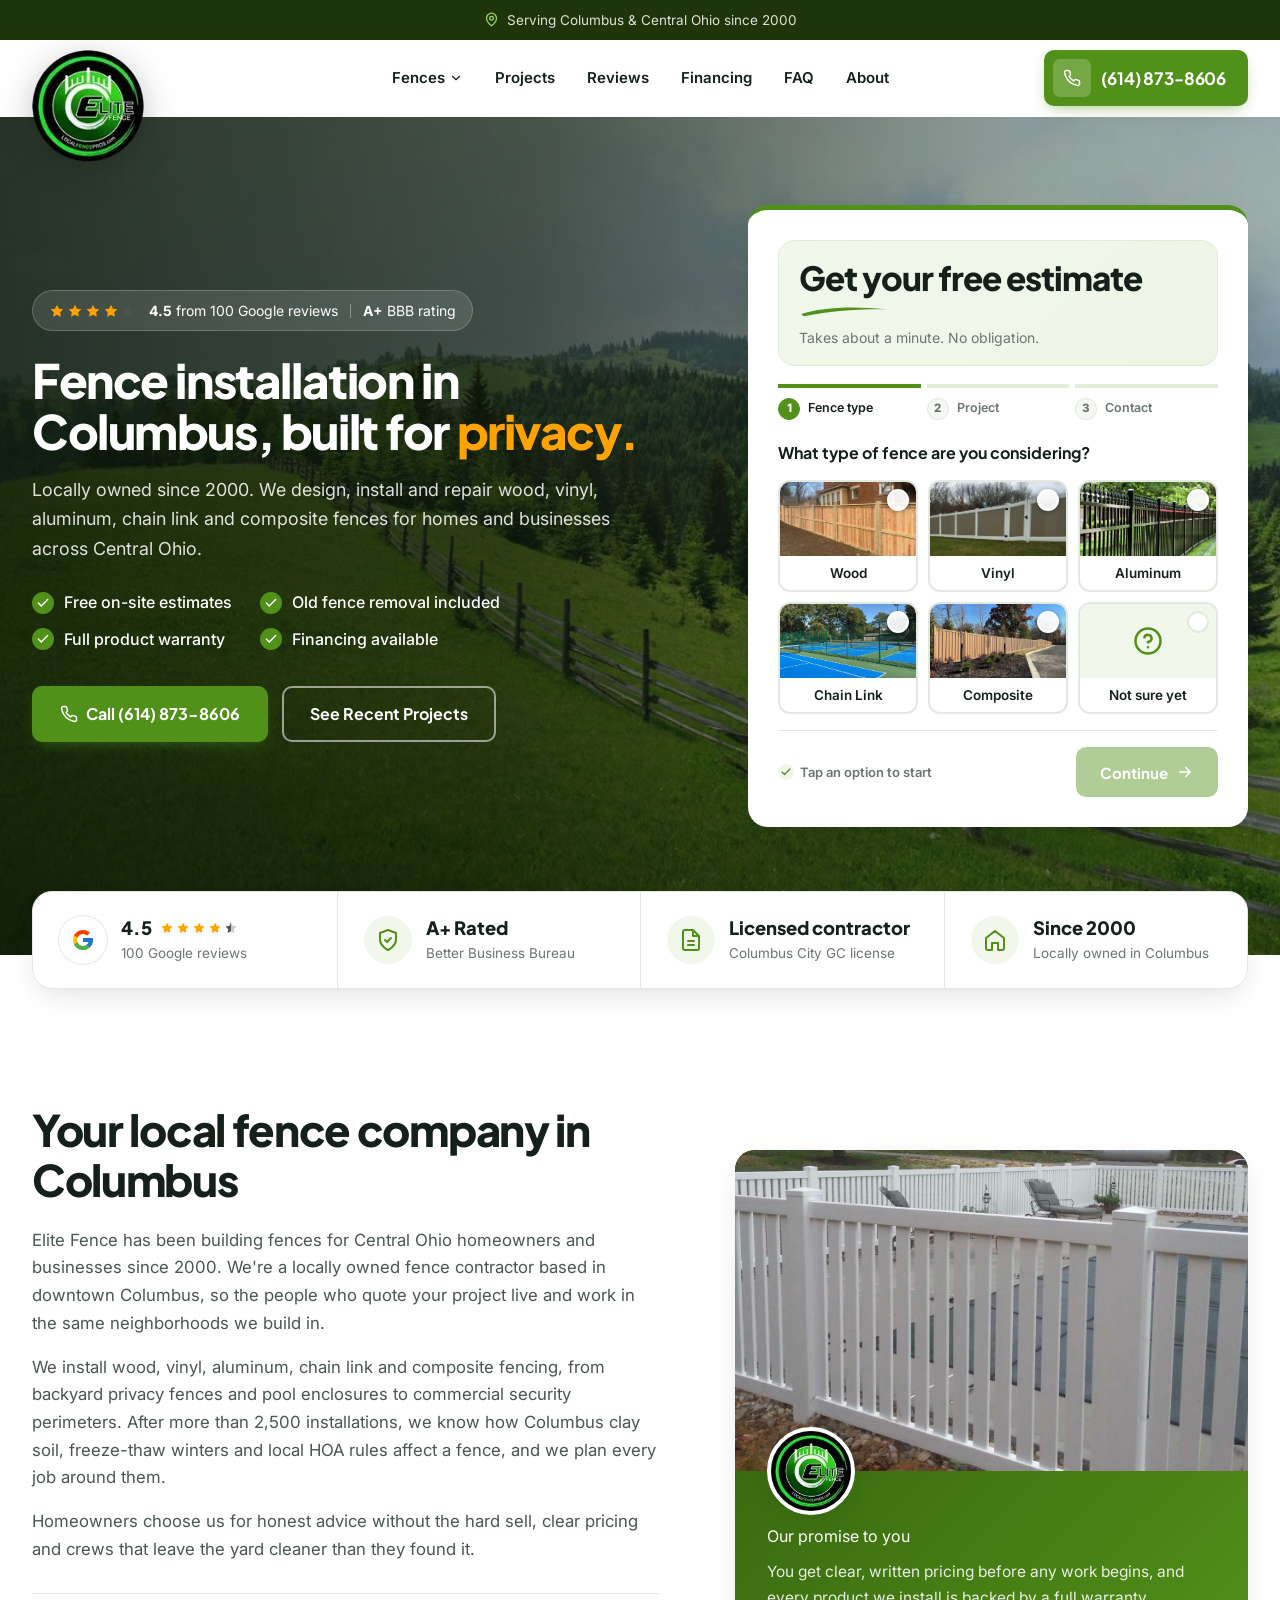
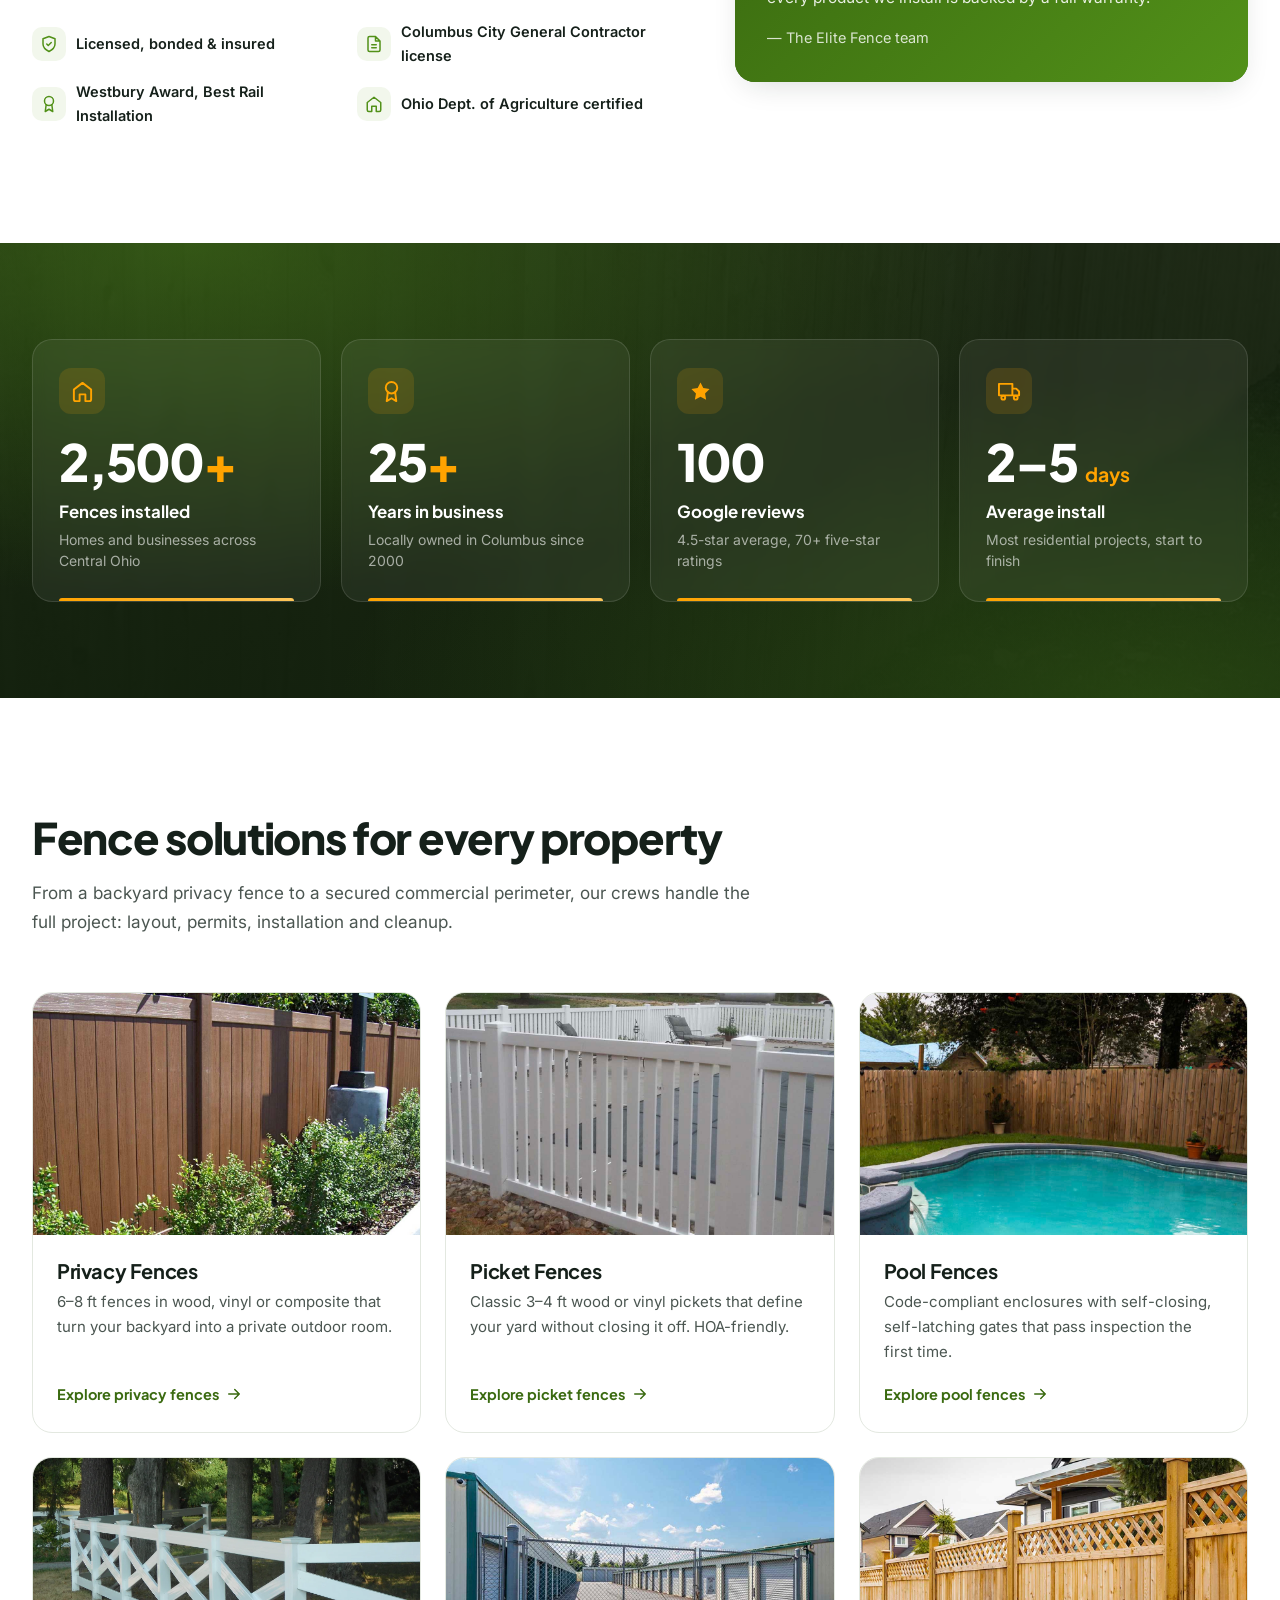
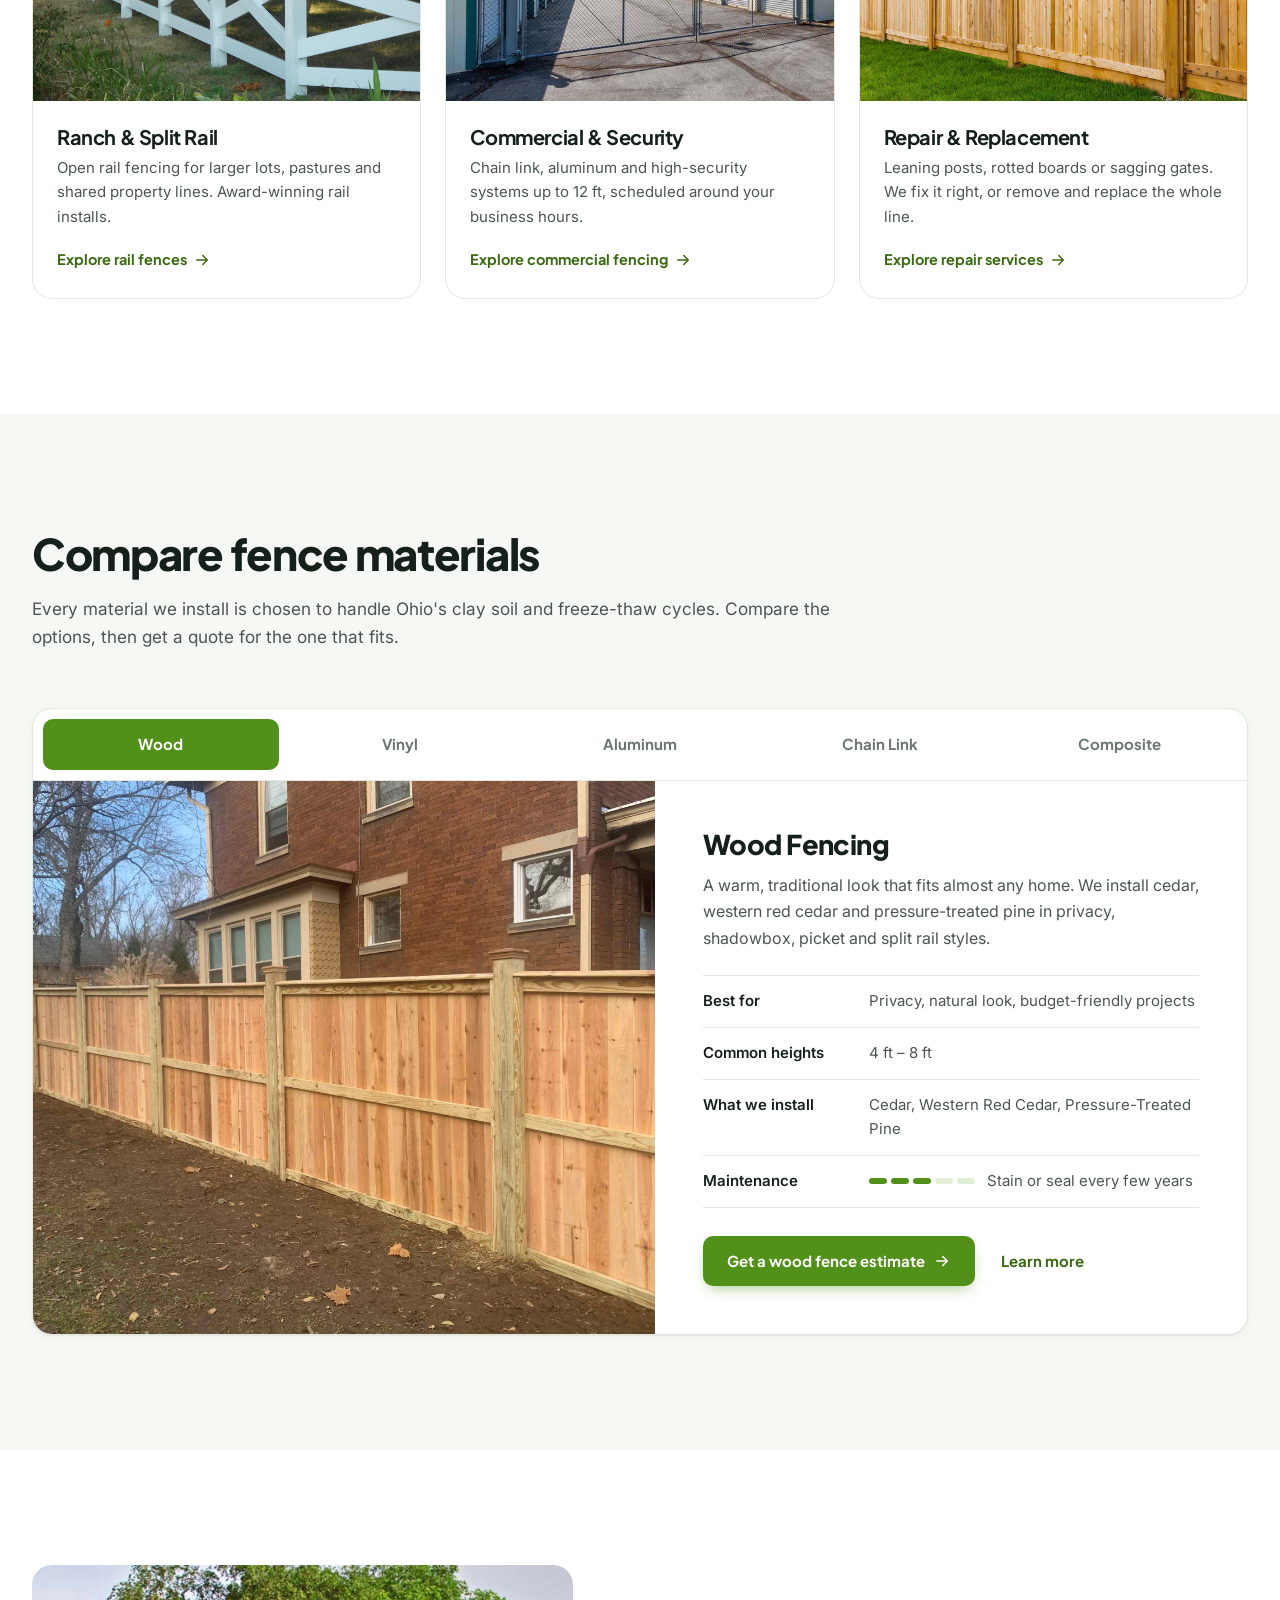
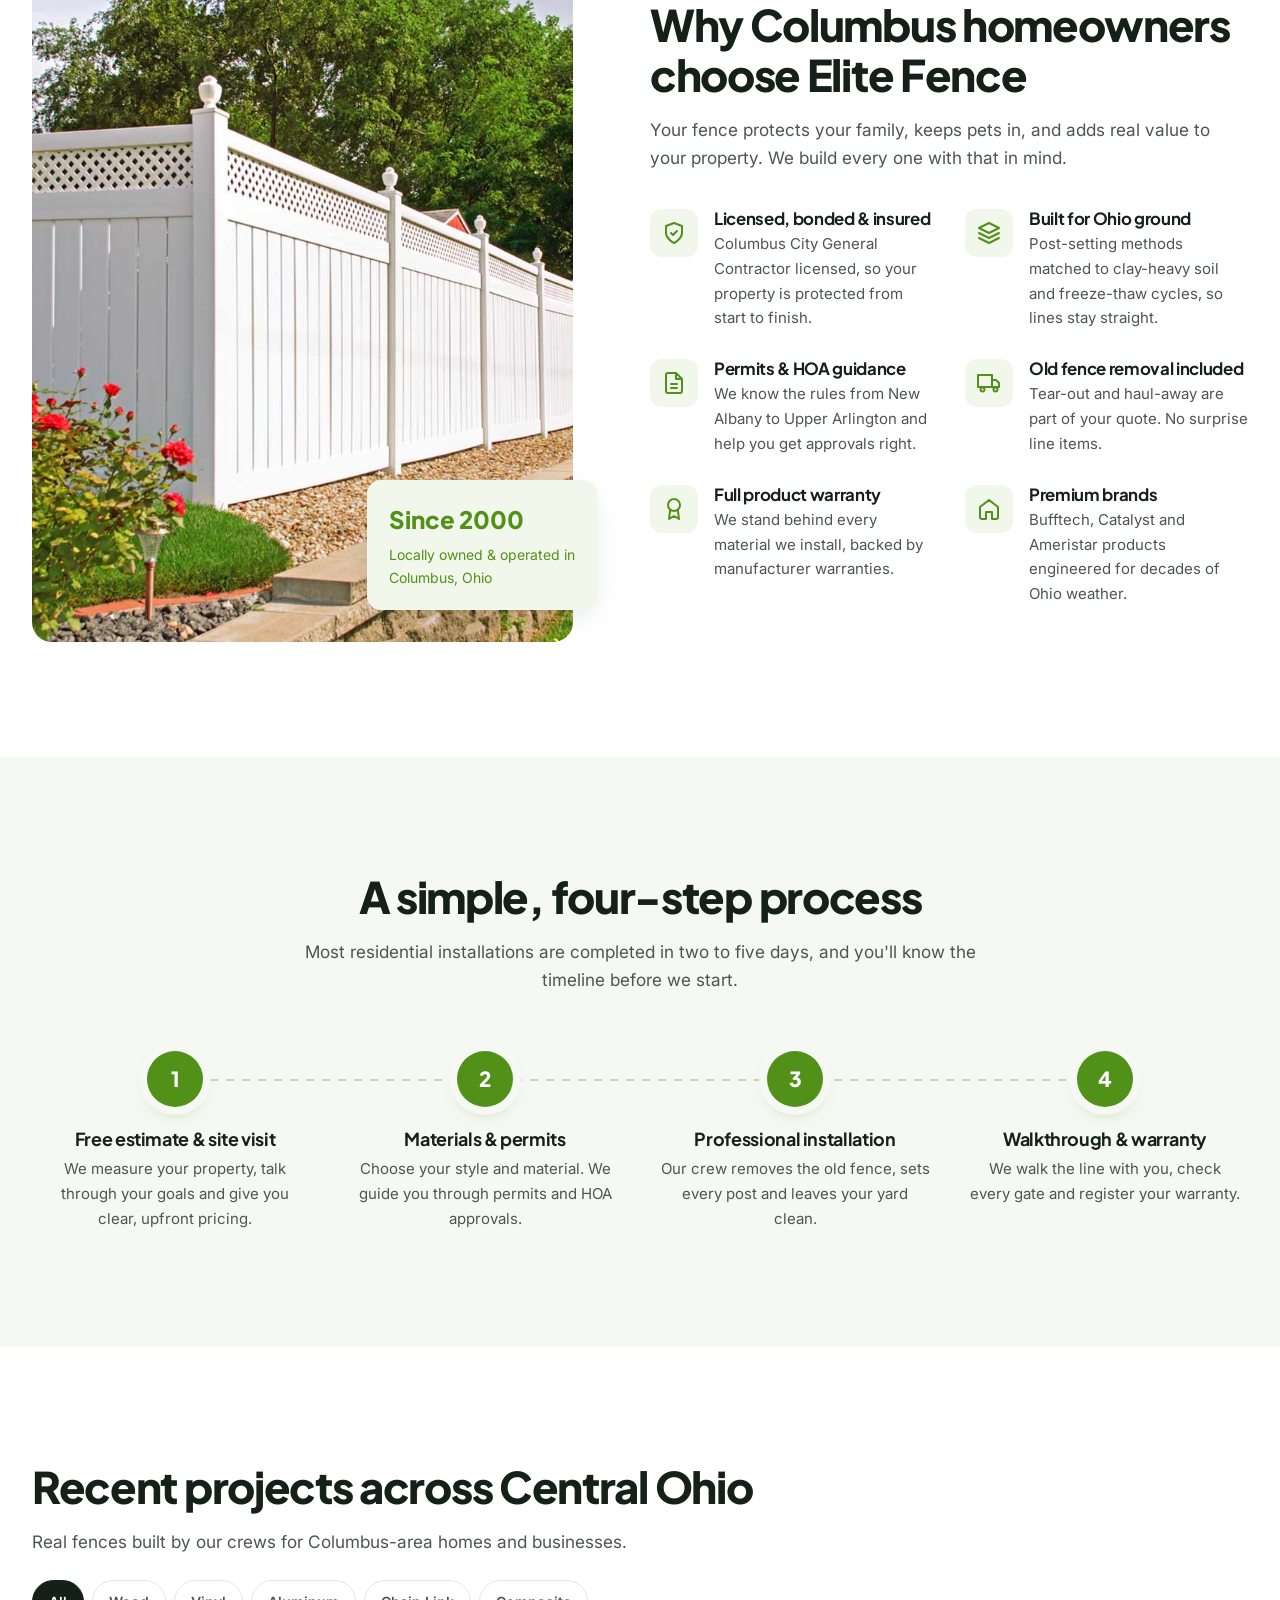
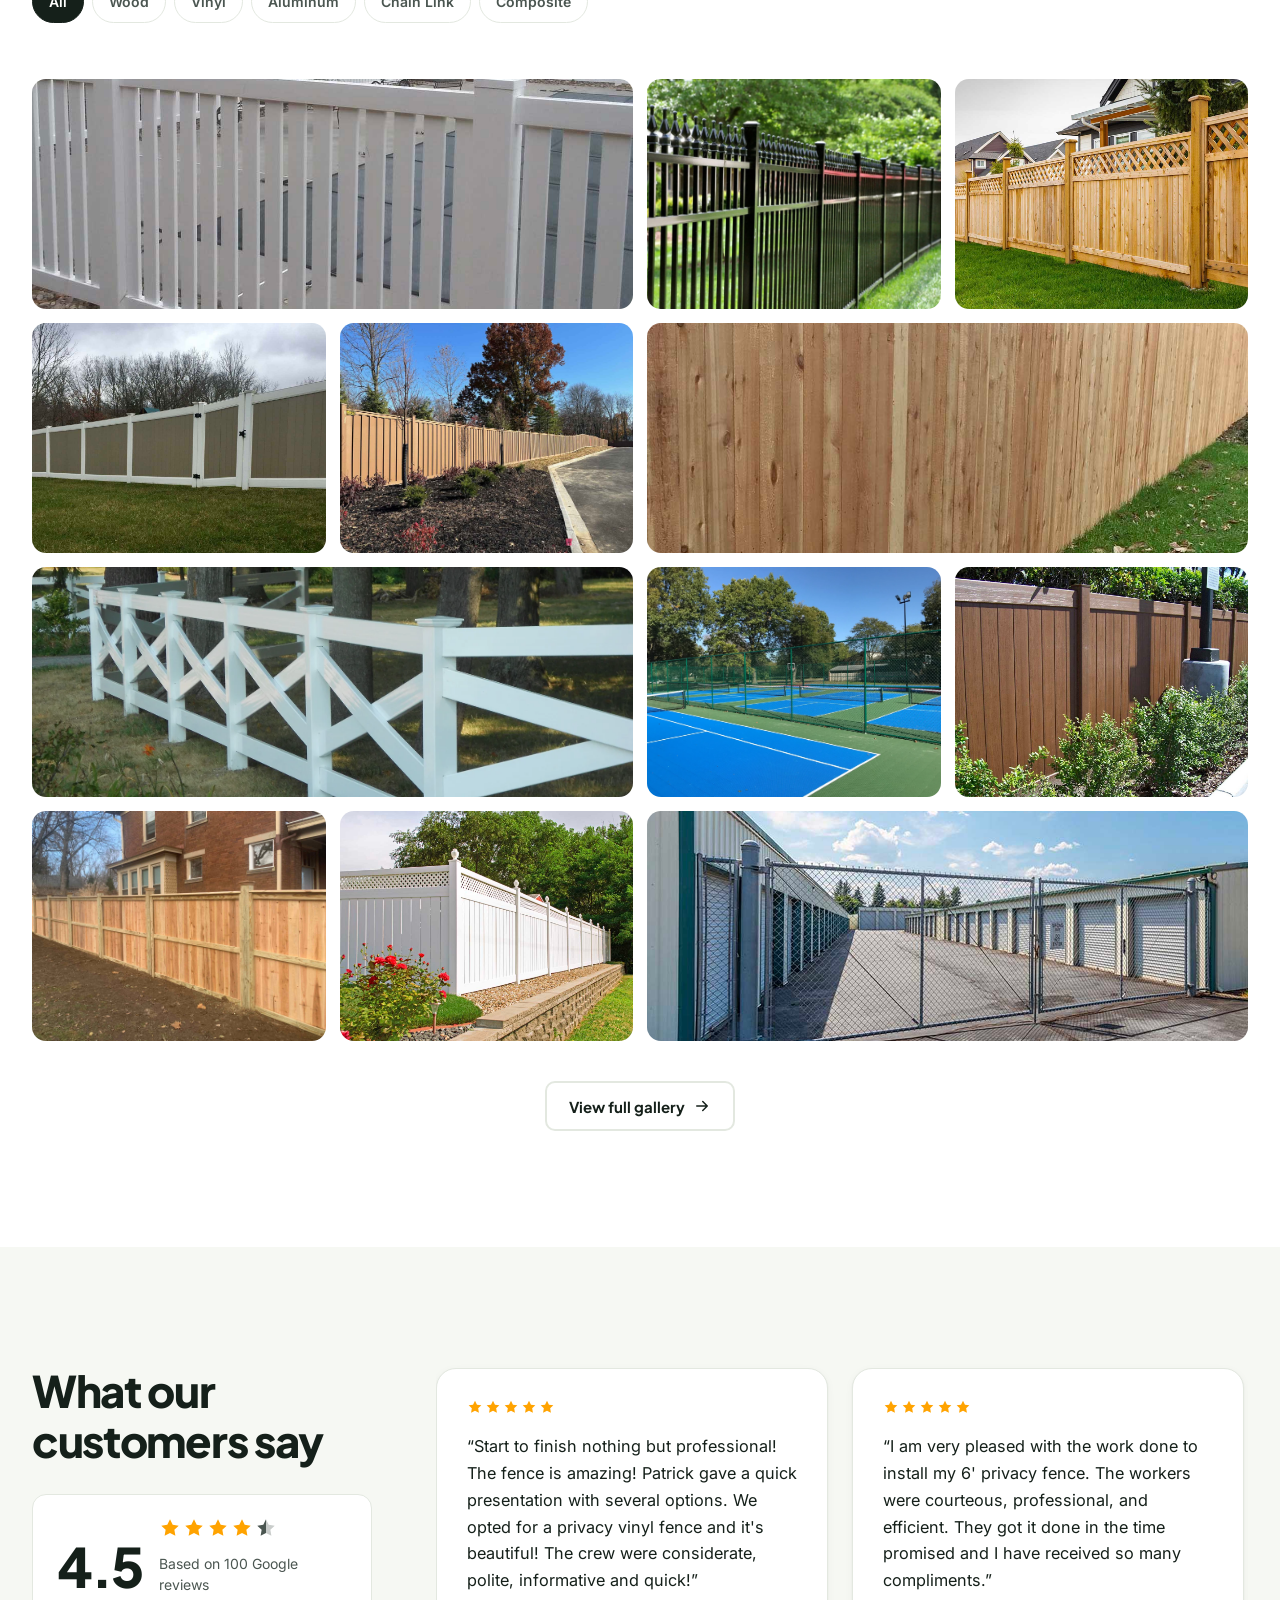
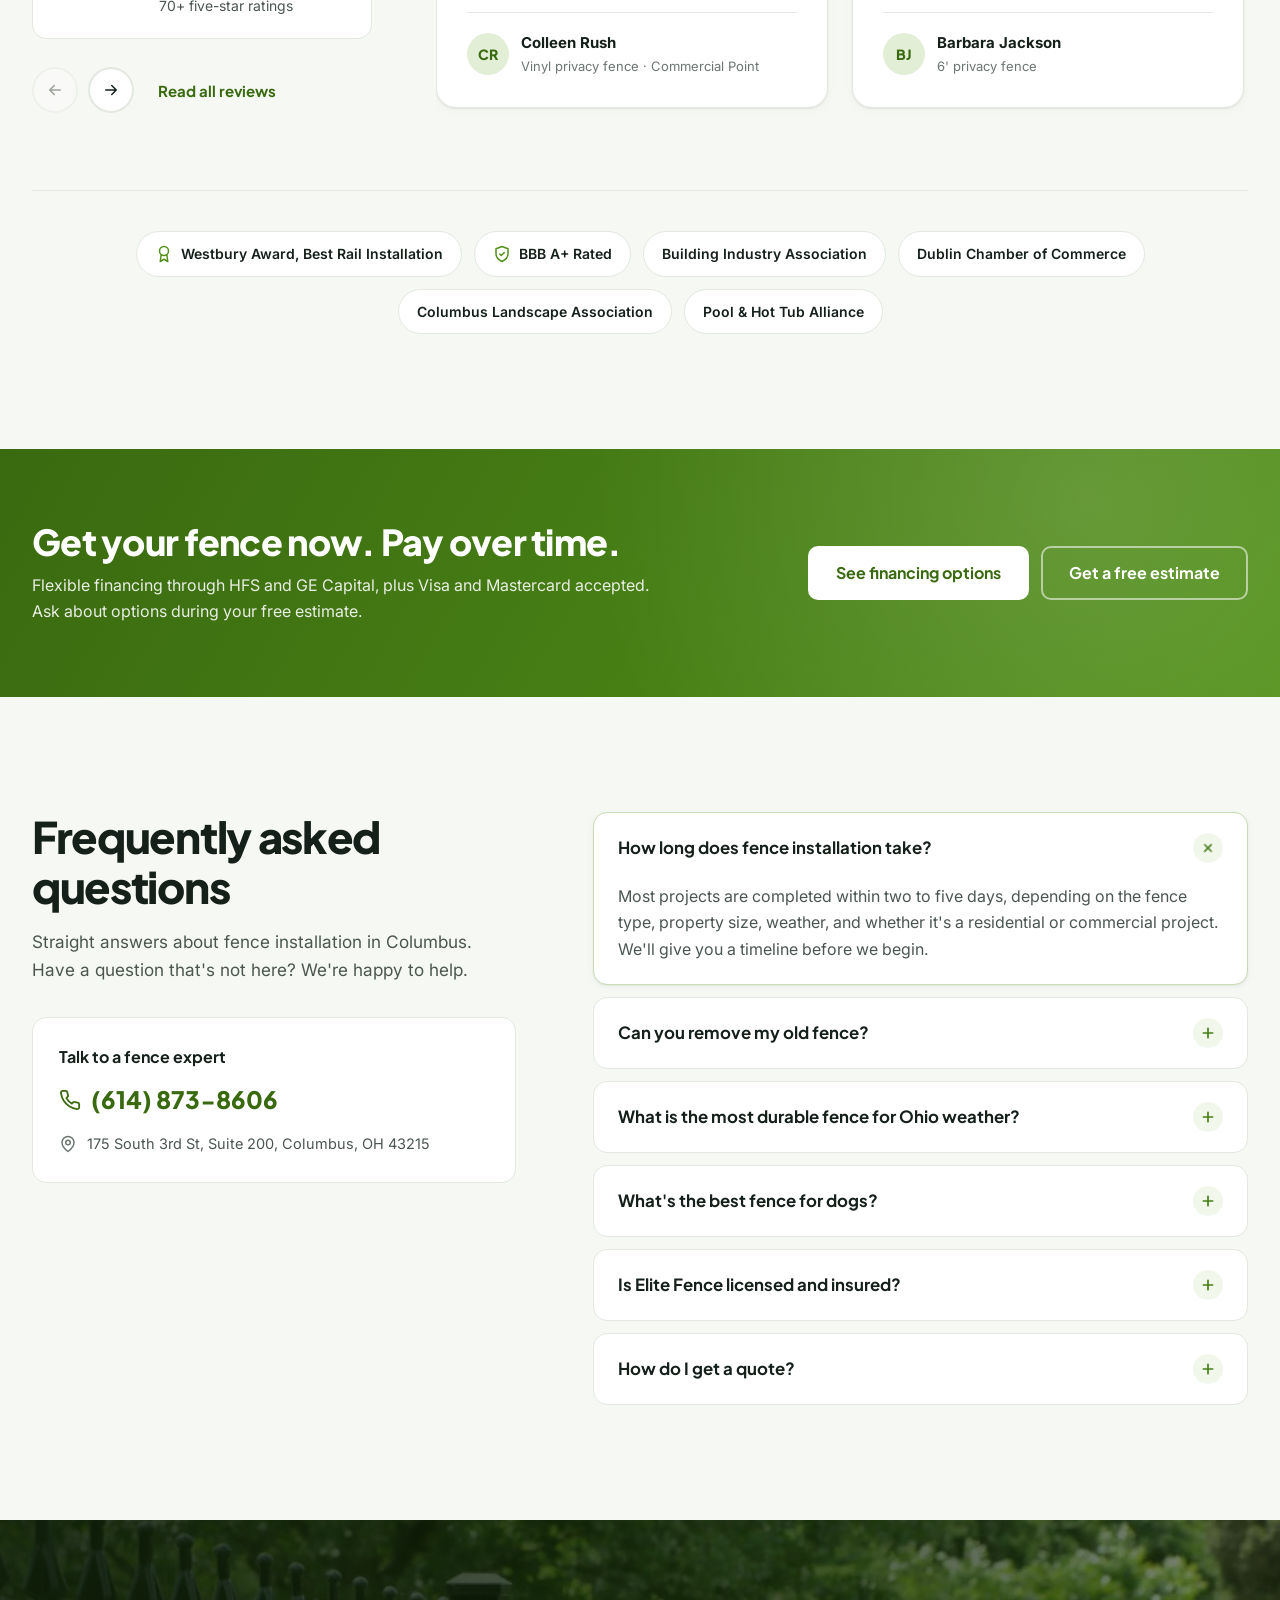
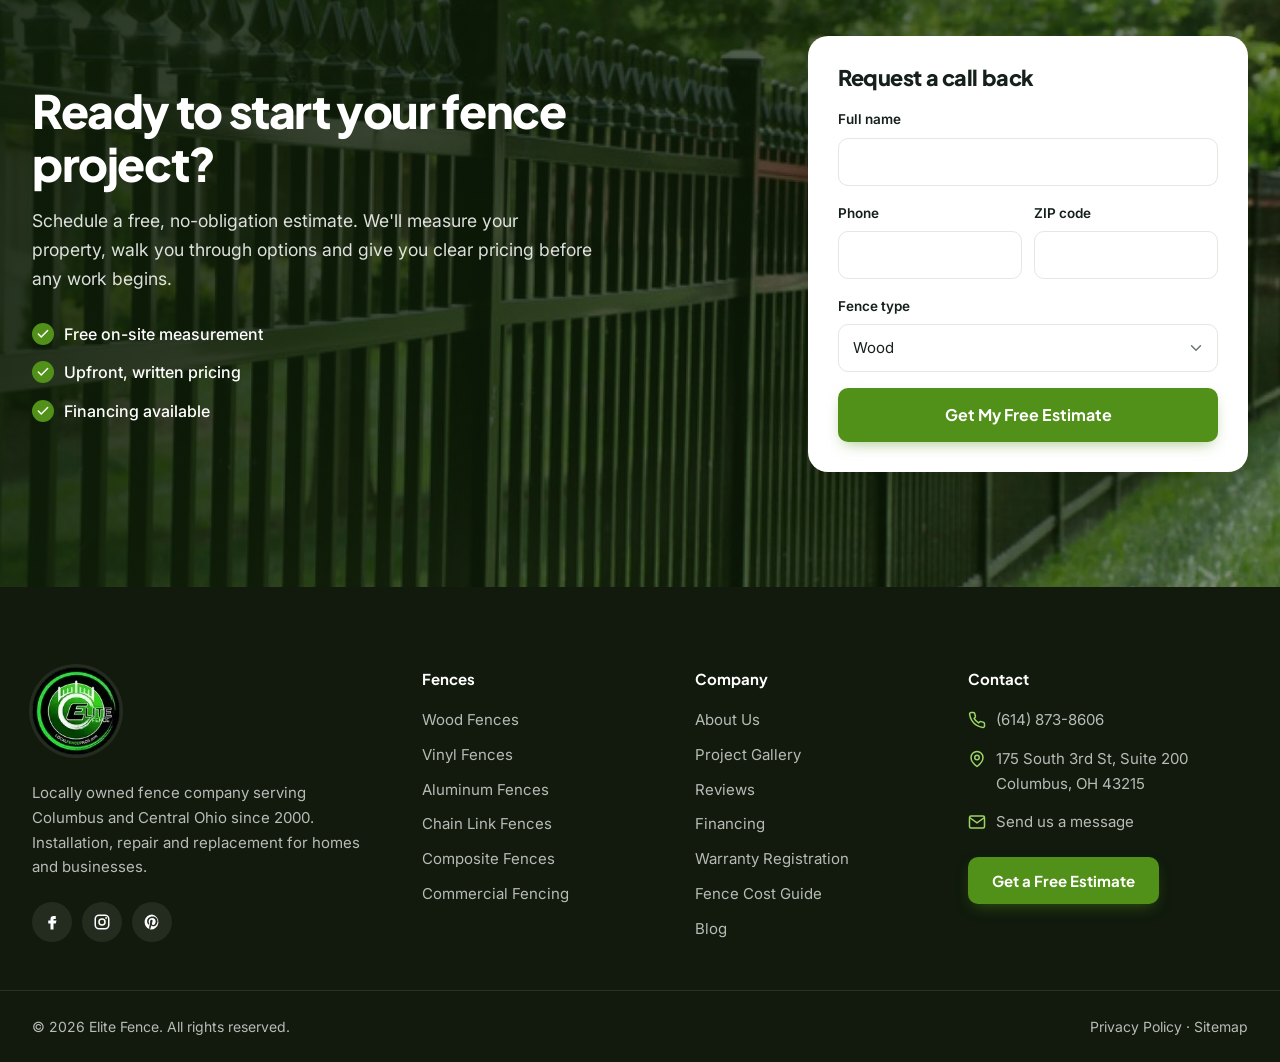
<file: index.html>
<!DOCTYPE html>
<html lang="en">
<head>
  <meta charset="UTF-8" />
  <meta name="viewport" content="width=device-width, initial-scale=1, viewport-fit=cover" />
  <title>Fence Company in Columbus, OH | Fence Installation &amp; Repair | Elite Fence</title>
  <meta name="description" content="Elite Fence is a locally owned fence company serving Columbus and Central Ohio since 2000. Wood, vinyl, aluminum, chain link and composite fence installation, repair and replacement. Free estimates: (614) 873-8606." />
  <meta name="theme-color" content="#529119" />
  <link rel="preconnect" href="https://fonts.googleapis.com" />
  <link rel="preconnect" href="https://fonts.gstatic.com" crossorigin />
  <link href="https://fonts.googleapis.com/css2?family=Inter:wght@400;500;600&family=Plus+Jakarta+Sans:wght@600;700;800&display=swap" rel="stylesheet" />
  <link rel="preload" as="image" href="assets/video/hero-poster.jpg" />
  <link rel="stylesheet" href="assets/css/style.css" />
  <script>document.documentElement.classList.add('js');</script>
  <script type="application/ld+json">
  {
    "@context": "https://schema.org",
    "@type": "HomeAndConstructionBusiness",
    "name": "Elite Fence",
    "url": "https://www.elitefencecolumbus.com/",
    "telephone": "+1-614-873-8606",
    "foundingDate": "2000",
    "address": {
      "@type": "PostalAddress",
      "streetAddress": "175 South 3rd St, Suite 200",
      "addressLocality": "Columbus",
      "addressRegion": "OH",
      "postalCode": "43215",
      "addressCountry": "US"
    },
    "areaServed": ["Columbus","Powell","Grove City","Lewis Center","Hilliard","Upper Arlington","Westerville","Galena","New Albany","Delaware","Dublin"],
    "aggregateRating": { "@type": "AggregateRating", "ratingValue": "4.5", "reviewCount": "100" }
  }
  </script>
</head>
<body>

<!-- Icon sprite -->
<svg width="0" height="0" style="position:absolute" aria-hidden="true">
  <defs>
    <symbol id="i-phone" viewBox="0 0 24 24"><path fill="none" stroke="currentColor" stroke-width="2" stroke-linecap="round" stroke-linejoin="round" d="M22 16.92v3a2 2 0 0 1-2.18 2 19.8 19.8 0 0 1-8.63-3.07 19.5 19.5 0 0 1-6-6A19.8 19.8 0 0 1 2.12 4.18 2 2 0 0 1 4.11 2h3a2 2 0 0 1 2 1.72c.13.96.36 1.9.7 2.81a2 2 0 0 1-.45 2.11L8.09 9.91a16 16 0 0 0 6 6l1.27-1.27a2 2 0 0 1 2.11-.45c.91.34 1.85.57 2.81.7A2 2 0 0 1 22 16.92z"/></symbol>
    <symbol id="i-check" viewBox="0 0 24 24"><path fill="none" stroke="currentColor" stroke-width="2.5" stroke-linecap="round" stroke-linejoin="round" d="M20 6 9 17l-5-5"/></symbol>
    <symbol id="i-arrow" viewBox="0 0 24 24"><path fill="none" stroke="currentColor" stroke-width="2" stroke-linecap="round" stroke-linejoin="round" d="M5 12h14M13 6l6 6-6 6"/></symbol>
    <symbol id="i-chevron" viewBox="0 0 24 24"><path fill="none" stroke="currentColor" stroke-width="2" stroke-linecap="round" stroke-linejoin="round" d="m6 9 6 6 6-6"/></symbol>
    <symbol id="i-star" viewBox="0 0 24 24"><path fill="currentColor" d="M12 2.5l2.94 5.96 6.56.95-4.75 4.63 1.12 6.54L12 17.5l-5.87 3.08 1.12-6.54L2.5 9.41l6.56-.95z"/></symbol>
    <symbol id="i-star-half" viewBox="0 0 24 24"><defs><linearGradient id="g-half"><stop offset="50%" stop-color="currentColor"/><stop offset="50%" stop-color="currentColor" stop-opacity=".3"/></linearGradient></defs><path fill="url(#g-half)" d="M12 2.5l2.94 5.96 6.56.95-4.75 4.63 1.12 6.54L12 17.5l-5.87 3.08 1.12-6.54L2.5 9.41l6.56-.95z"/></symbol>
    <symbol id="i-shield" viewBox="0 0 24 24"><path fill="none" stroke="currentColor" stroke-width="2" stroke-linecap="round" stroke-linejoin="round" d="M12 22s8-4 8-10V5l-8-3-8 3v7c0 6 8 10 8 10z"/><path fill="none" stroke="currentColor" stroke-width="2" stroke-linecap="round" stroke-linejoin="round" d="m9 12 2 2 4-4"/></symbol>
    <symbol id="i-layers" viewBox="0 0 24 24"><path fill="none" stroke="currentColor" stroke-width="2" stroke-linecap="round" stroke-linejoin="round" d="m12 2 10 5-10 5L2 7l10-5zM2 17l10 5 10-5M2 12l10 5 10-5"/></symbol>
    <symbol id="i-file" viewBox="0 0 24 24"><path fill="none" stroke="currentColor" stroke-width="2" stroke-linecap="round" stroke-linejoin="round" d="M14 2H6a2 2 0 0 0-2 2v16a2 2 0 0 0 2 2h12a2 2 0 0 0 2-2V8zM14 2v6h6M9 13h6M9 17h6"/></symbol>
    <symbol id="i-truck" viewBox="0 0 24 24"><path fill="none" stroke="currentColor" stroke-width="2" stroke-linecap="round" stroke-linejoin="round" d="M1 4h14v12H1zM15 9h4l3 3v4h-7z"/><circle cx="5.5" cy="18.5" r="2" fill="none" stroke="currentColor" stroke-width="2"/><circle cx="18.5" cy="18.5" r="2" fill="none" stroke="currentColor" stroke-width="2"/></symbol>
    <symbol id="i-award" viewBox="0 0 24 24"><circle cx="12" cy="8" r="6" fill="none" stroke="currentColor" stroke-width="2"/><path fill="none" stroke="currentColor" stroke-width="2" stroke-linecap="round" stroke-linejoin="round" d="M8.2 13 7 22l5-3 5 3-1.2-9"/></symbol>
    <symbol id="i-home" viewBox="0 0 24 24"><path fill="none" stroke="currentColor" stroke-width="2" stroke-linecap="round" stroke-linejoin="round" d="m3 10 9-7 9 7v10a2 2 0 0 1-2 2h-4v-7H9v7H5a2 2 0 0 1-2-2z"/></symbol>
    <symbol id="i-pin" viewBox="0 0 24 24"><path fill="none" stroke="currentColor" stroke-width="2" stroke-linecap="round" stroke-linejoin="round" d="M20 10c0 6-8 12-8 12s-8-6-8-12a8 8 0 0 1 16 0z"/><circle cx="12" cy="10" r="3" fill="none" stroke="currentColor" stroke-width="2"/></symbol>
    <symbol id="i-play" viewBox="0 0 24 24"><path fill="currentColor" d="M8 5v14l11-7z"/></symbol>
    <symbol id="i-pause" viewBox="0 0 24 24"><path fill="currentColor" d="M6 5h4v14H6zM14 5h4v14h-4z"/></symbol>
    <symbol id="i-x" viewBox="0 0 24 24"><path fill="none" stroke="currentColor" stroke-width="2" stroke-linecap="round" d="M18 6 6 18M6 6l12 12"/></symbol>
    <symbol id="i-menu" viewBox="0 0 24 24"><path fill="none" stroke="currentColor" stroke-width="2" stroke-linecap="round" d="M3 6h18M3 12h18M3 18h18"/></symbol>
    <symbol id="i-question" viewBox="0 0 24 24"><circle cx="12" cy="12" r="10" fill="none" stroke="currentColor" stroke-width="2"/><path fill="none" stroke="currentColor" stroke-width="2" stroke-linecap="round" d="M9.1 9a3 3 0 0 1 5.8 1c0 2-3 3-3 3M12 17h.01"/></symbol>
    <symbol id="i-mail" viewBox="0 0 24 24"><rect x="2" y="4" width="20" height="16" rx="2" fill="none" stroke="currentColor" stroke-width="2"/><path fill="none" stroke="currentColor" stroke-width="2" d="m22 6-10 7L2 6"/></symbol>
    <symbol id="logo-mark" viewBox="0 0 40 40"><rect width="40" height="40" rx="10" fill="#529119"/><path fill="#fff" d="M9 15l3-4 3 4v15H9zM17 13l3-4 3 4v17h-6zM25 15l3-4 3 4v15h-6z"/><rect x="7" y="19" width="26" height="2.6" rx="1" fill="#fff"/><rect x="7" y="25" width="26" height="2.6" rx="1" fill="#fff"/></symbol>
  </defs>
</svg>

<a class="skip-link" href="#main">Skip to content</a>

<!-- Top bar -->
<div class="topbar">
  <div class="container topbar__inner">
    <!-- <p class="topbar__item"><svg class="ico"><use href="#i-shield"/></svg> Licensed, Bonded &amp; Insured</p> -->
    <!-- <p class="topbar__item"></p> -->
    <p class="topbar__item"><svg class="ico"><use href="#i-pin"/></svg> Serving Columbus &amp; Central Ohio since 2000</p>
    <!-- <a class="topbar__item topbar__phone" href="tel:+16148738606"><svg class="ico"><use href="#i-phone"/></svg> (614) 873-8606</a> -->
  </div>
</div>


<!-- Header -->
<header class="header" id="header">
  <div class="container header__inner">
    <a href="index.html" class="logo logo--badge" aria-label="Elite Fence home">
      <img class="logo__badge" src="assets/img/logo.webp" alt="Elite Fence logo" width="132" height="132" />
    </a>

    <nav class="nav" aria-label="Primary">
      <ul class="nav__list">
        <li class="nav__item nav__item--dropdown">
          <button class="nav__link" aria-expanded="false" aria-controls="dd-fences">Fences <svg class="ico ico--sm"><use href="#i-chevron"/></svg></button>
          <div class="dropdown" id="dd-fences">
            <div>
              <p class="dropdown__title">By material</p>
              <a href="/wood-fence-columbus-ohio">Wood Fences</a>
              <a href="/vinyl-fence-columbus-ohio">Vinyl Fences</a>
              <a href="/aluminum-fence-columbus-ohio">Aluminum Fences</a>
              <a href="/chain-link-fence-columbus-ohio">Chain Link Fences</a>
              <a href="/composite-fence-columbus-ohio">Composite Fences</a>
            </div>
            <div>
              <p class="dropdown__title">By style</p>
              <a href="privacy-fence-columbus-ohio.html">Privacy Fences</a>
              <a href="/picket-fence-columbus-ohio">Picket Fences</a>
              <a href="/pool-fence-columbus-ohio">Pool Fences</a>
              <a href="/commercial-fence-columbus-ohio">Commercial Fences</a>
              <a href="/commercial-security-fence-columbus-ohio">Security Fencing</a>
            </div>
          </div>
        </li>
        <li class="nav__item"><a class="nav__link" href="#projects">Projects</a></li>
        <li class="nav__item"><a class="nav__link" href="#reviews">Reviews</a></li>
        <li class="nav__item"><a class="nav__link" href="#financing">Financing</a></li>
        <li class="nav__item"><a class="nav__link" href="#faq">FAQ</a></li>
        <li class="nav__item"><a class="nav__link" href="/about-us">About</a></li>
      </ul>
    </nav>

    <div class="header__actions">
      <a class="btn btn--primary header__call" href="tel:+16148738606" aria-label="Call Elite Fence at (614) 873-8606"><span class="header__call-icon"><svg class="ico"><use href="#i-phone"/></svg></span><span class="header__call-num">(614) 873-8606</span></a>
      <button class="menu-toggle" aria-label="Open menu" aria-expanded="false" aria-controls="mobile-nav"><svg class="ico"><use href="#i-menu"/></svg></button>
    </div>
  </div>

  <!-- Mobile nav -->
  <div class="mobile-nav" id="mobile-nav" hidden>
    <a href="#services">Fence Types</a>
    <a href="#materials">Materials</a>
    <a href="#projects">Projects</a>
    <a href="#reviews">Reviews</a>
    <a href="#financing">Financing</a>
    <a href="#about">About Us</a>
    <a href="#faq">FAQ</a>
    <a class="btn btn--primary btn--block" href="#estimate" data-focus-form>Get a Free Estimate</a>
  </div>
</header>

<main id="main">

  <!-- ============ HERO ============ -->
  <section class="hero" aria-labelledby="hero-title">
    <div class="hero__media" aria-hidden="true">
      <video class="hero__video" muted loop playsinline preload="none" poster="assets/video/hero-poster.jpg" data-src="assets/video/hero.mp4"></video>
      <div class="hero__overlay"></div>
    </div>

    <div class="container hero__grid">
      <div class="hero__content">
        <div class="hero__rating">
          <span class="stars" aria-hidden="true"><svg><use href="#i-star"/></svg><svg><use href="#i-star"/></svg><svg><use href="#i-star"/></svg><svg><use href="#i-star"/></svg><svg><use href="#i-star-half"/></svg></span>
          <span><strong>4.5</strong> from 100 Google reviews</span>
          <span class="hero__rating-sep"></span>
          <span><strong>A+</strong> BBB rating</span>
        </div>

        <h1 class="hero__title" id="hero-title">
          Fence installation in Columbus, built for
          <span class="hero__highlight">privacy.</span>
        </h1>

        <p class="hero__lead">Locally owned since 2000. We design, install and repair wood, vinyl, aluminum, chain link and composite fences for homes and businesses across Central Ohio.</p>

        <ul class="hero__checks">
          <li><svg class="ico"><use href="#i-check"/></svg> Free on-site estimates</li>
          <li><svg class="ico"><use href="#i-check"/></svg> Old fence removal included</li>
          <li><svg class="ico"><use href="#i-check"/></svg> Full product warranty</li>
          <li><svg class="ico"><use href="#i-check"/></svg> Financing available</li>
        </ul>

        <div class="hero__ctas">
          <a class="btn btn--primary btn--lg" href="tel:+16148738606"><svg class="ico"><use href="#i-phone"/></svg> Call (614) 873-8606</a>
          <a class="btn btn--ghost-light btn--lg" href="#projects">See Recent Projects</a>
        </div>
      </div>

      <!-- Interactive quote form -->
      <div class="quote" id="estimate">
        <form class="quote__form" id="quote-form" novalidate>
          <div class="quote__head">
            <div class="quote__intro">
              <!-- <span class="quote__badge"><svg class="ico"><use href="#i-file"/></svg> Free estimate form</span> -->
              <h2 class="quote__title">Get your free estimate</h2>
              <div class="quote__subrow">
                <svg class="quote__swoosh" viewBox="0 0 120 16" aria-hidden="true"><path d="M3 12 C 30 3, 70 1, 117 6 C 80 5, 40 8, 6 15 Z"/></svg>
                <p class="quote__sub">Takes about a minute. No obligation.</p>
              </div>
            </div>
            <ol class="quote__steps" aria-label="Form progress">
              <li class="is-current"><span>1</span>Fence type</li>
              <li><span>2</span>Project</li>
              <li><span>3</span>Contact</li>
            </ol>
          </div>

          <!-- Step 1 -->
          <fieldset class="quote__step is-active" data-step="1">
            <legend class="quote__q">What type of fence are you considering?</legend>
            <div class="fence-picker">
              <label class="fence-opt">
                <input type="radio" name="fence_type" value="Wood" required />
                <span class="fence-opt__img" style="background-image:url(assets/img/comp/mills-wood-fence-columbus-ohio-fence-company-090925-01.jpg)"></span>
                <span class="fence-opt__label">Wood</span>
                <span class="fence-opt__check"><svg><use href="#i-check"/></svg></span>
              </label>
              <label class="fence-opt">
                <input type="radio" name="fence_type" value="Vinyl" />
                <span class="fence-opt__img" style="background-image:url(assets/img/comp/mills-vinyl-fence-columbus-ohio-fence-company-18.jpg)"></span>
                <span class="fence-opt__label">Vinyl</span>
                <span class="fence-opt__check"><svg><use href="#i-check"/></svg></span>
              </label>
              <label class="fence-opt">
                <input type="radio" name="fence_type" value="Aluminum" />
                <span class="fence-opt__img" style="background-image:url(assets/img/comp/mae-aluminum.webp)"></span>
                <span class="fence-opt__label">Aluminum</span>
                <span class="fence-opt__check"><svg><use href="#i-check"/></svg></span>
              </label>
              <label class="fence-opt">
                <input type="radio" name="fence_type" value="Chain Link" />
                <span class="fence-opt__img" style="background-image:url(assets/img/comp/mae-chainlink.webp)"></span>
                <span class="fence-opt__label">Chain Link</span>
                <span class="fence-opt__check"><svg><use href="#i-check"/></svg></span>
              </label>
              <label class="fence-opt">
                <input type="radio" name="fence_type" value="Composite" />
                <span class="fence-opt__img" style="background-image:url(assets/img/comp/mills-composite-fence-columbus-ohio-fence-company-090925-01.jpg)"></span>
                <span class="fence-opt__label">Composite</span>
                <span class="fence-opt__check"><svg><use href="#i-check"/></svg></span>
              </label>
              <label class="fence-opt fence-opt--unsure">
                <input type="radio" name="fence_type" value="Not sure yet" />
                <span class="fence-opt__img"><svg><use href="#i-question"/></svg></span>
                <span class="fence-opt__label">Not sure yet</span>
                <span class="fence-opt__check"><svg><use href="#i-check"/></svg></span>
              </label>
            </div>
            <p class="quote__error" data-error-for="fence_type">Please choose a fence type to continue.</p>
            <div class="quote__nav quote__nav--start">
              <span class="quote__hint"><svg class="ico"><use href="#i-check"/></svg> Tap an option to start</span>
              <button type="button" class="btn btn--primary" data-next disabled>Continue <svg class="ico"><use href="#i-arrow"/></svg></button>
            </div>
          </fieldset>

          <!-- Step 2 -->
          <fieldset class="quote__step" data-step="2">
            <legend class="quote__q">Tell us about the project</legend>

            <div class="field">
              <span class="field__label">Property type</span>
              <div class="segmented">
                <label><input type="radio" name="property" value="Residential" checked /><span>Residential</span></label>
                <label><input type="radio" name="property" value="Commercial" /><span>Commercial</span></label>
              </div>
            </div>

            <div class="field">
              <span class="field__label">What do you need?</span>
              <div class="segmented segmented--3">
                <label><input type="radio" name="service" value="New fence" checked /><span>New fence</span></label>
                <label><input type="radio" name="service" value="Replacement" /><span>Replace</span></label>
                <label><input type="radio" name="service" value="Repair" /><span>Repair</span></label>
              </div>
            </div>

            <div class="field">
              <label class="field__label field__label--row" for="length">Approximate length <output class="range-out" for="length" id="length-out">150 ft</output></label>
              <input class="range" type="range" id="length" name="length" min="25" max="500" step="25" value="150" />
              <div class="range-scale" aria-hidden="true"><span>25 ft</span><span>500+ ft</span></div>
            </div>

            <div class="field">
              <label class="field__label" for="timeline">When would you like it installed?</label>
              <select class="input" id="timeline" name="timeline">
                <option>As soon as possible</option>
                <option>Within 1–3 months</option>
                <option>3+ months out</option>
                <option>Just researching</option>
              </select>
            </div>

            <div class="quote__nav">
              <button type="button" class="btn btn--text" data-prev>Back</button>
              <button type="button" class="btn btn--primary" data-next>Continue <svg class="ico"><use href="#i-arrow"/></svg></button>
            </div>
          </fieldset>

          <!-- Step 3 -->
          <fieldset class="quote__step" data-step="3">
            <legend class="quote__q">Where should we send your estimate?</legend>
            <div class="field-grid">
              <div class="field">
                <label class="field__label" for="q-name">Full name</label>
                <input class="input" id="q-name" name="name" type="text" autocomplete="name" required />
                <p class="quote__error" data-error-for="name">Please enter your name.</p>
              </div>
              <div class="field">
                <label class="field__label" for="q-phone">Phone</label>
                <input class="input" id="q-phone" name="phone" type="tel" autocomplete="tel" inputmode="tel" required />
                <p class="quote__error" data-error-for="phone">Please enter a valid phone number.</p>
              </div>
              <div class="field">
                <label class="field__label" for="q-email">Email</label>
                <input class="input" id="q-email" name="email" type="email" autocomplete="email" required />
                <p class="quote__error" data-error-for="email">Please enter a valid email.</p>
              </div>
              <div class="field">
                <label class="field__label" for="q-zip">ZIP code</label>
                <input class="input" id="q-zip" name="zip" type="text" inputmode="numeric" autocomplete="postal-code" maxlength="5" required />
                <p class="quote__error" data-error-for="zip">Please enter a 5-digit ZIP.</p>
              </div>
            </div>
            <div class="quote__summary js-summary"></div>
            <div class="quote__nav">
              <button type="button" class="btn btn--text" data-prev>Back</button>
              <button type="submit" class="btn btn--primary">Request My Free Estimate</button>
            </div>
            <p class="quote__fine">By submitting, you agree to be contacted about your project. We never share your information.</p>
          </fieldset>

          <!-- Success -->
          <div class="quote__success" hidden>
            <span class="quote__success-icon"><svg><use href="#i-check"/></svg></span>
            <h3>Thanks<span class="js-success-name"></span>! Your request is in.</h3>
            <p>A member of our team will reach out to schedule your free on-site estimate. Need to talk sooner?</p>
            <a class="btn btn--primary btn--block" href="tel:+16148738606"><svg class="ico"><use href="#i-phone"/></svg> Call (614) 873-8606</a>
          </div>
        </form>
      </div>
    </div>

    <button class="hero__video-toggle" type="button" aria-label="Pause background video" hidden>
      <svg class="ico"><use href="#i-pause"/></svg>
    </button>
  </section>

  <!-- ============ TRUST STRIP ============ -->
  <section class="trust" aria-label="Ratings and credentials">
    <div class="container">
      <div class="trust__card">
        <ul class="trust__items">
          <li>
            <a class="trust__item" href="#reviews">
              <span class="trust__icon trust__icon--google" aria-hidden="true"><svg viewBox="0 0 48 48"><path fill="#FFC107" d="M43.6 20.5H42V20H24v8h11.3C33.7 32.7 29.2 36 24 36c-6.6 0-12-5.4-12-12s5.4-12 12-12c3.1 0 5.8 1.2 7.9 3.1l5.7-5.7C34 6.1 29.3 4 24 4 12.9 4 4 12.9 4 24s8.9 20 20 20 20-8.9 20-20c0-1.3-.1-2.4-.4-3.5z"/><path fill="#FF3D00" d="m6.3 14.7 6.6 4.8C14.7 15.1 19 12 24 12c3.1 0 5.8 1.2 7.9 3.1l5.7-5.7C34 6.1 29.3 4 24 4 16.3 4 9.7 8.3 6.3 14.7z"/><path fill="#4CAF50" d="M24 44c5.2 0 9.9-2 13.4-5.2l-6.2-5.2C29.2 35.1 26.7 36 24 36c-5.2 0-9.6-3.3-11.3-8l-6.5 5C9.5 39.6 16.2 44 24 44z"/><path fill="#1976D2" d="M43.6 20.5H42V20H24v8h11.3c-.8 2.2-2.2 4.2-4.1 5.6l6.2 5.2C37 39.2 44 34 44 24c0-1.3-.1-2.4-.4-3.5z"/></svg></span>
              <span><strong>4.5 <span class="stars" aria-label="4.5 out of 5 stars"><svg><use href="#i-star"/></svg><svg><use href="#i-star"/></svg><svg><use href="#i-star"/></svg><svg><use href="#i-star"/></svg><svg><use href="#i-star-half"/></svg></span></strong><small>100 Google reviews</small></span>
            </a>
          </li>
          <li>
            <div class="trust__item">
              <span class="trust__icon" aria-hidden="true"><svg><use href="#i-shield"/></svg></span>
              <span><strong>A+ Rated</strong><small>Better Business Bureau</small></span>
            </div>
          </li>
          <li>
            <div class="trust__item">
              <span class="trust__icon" aria-hidden="true"><svg><use href="#i-file"/></svg></span>
              <span><strong>Licensed contractor</strong><small>Columbus City GC license</small></span>
            </div>
          </li>
          <li>
            <div class="trust__item">
              <span class="trust__icon" aria-hidden="true"><svg><use href="#i-home"/></svg></span>
              <span><strong>Since 2000</strong><small>Locally owned in Columbus</small></span>
            </div>
          </li>
        </ul>
      </div>
    </div>
  </section>

  <!-- ============ ABOUT / INTRO ============ -->
  <section class="section" id="about" aria-labelledby="about-title">
    <div class="container intro">
      <div class="intro__content">
        <h2 class="section__title" id="about-title">Your local fence company in Columbus</h2>
        <div class="intro__copy">
          <p>Elite Fence has been building fences for Central Ohio homeowners and businesses since 2000. We're a locally owned fence contractor based in downtown Columbus, so the people who quote your project live and work in the same neighborhoods we build in.</p>
          <p>We install wood, vinyl, aluminum, chain link and composite fencing, from backyard privacy fences and pool enclosures to commercial security perimeters. After more than 2,500 installations, we know how Columbus clay soil, freeze-thaw winters and local HOA rules affect a fence, and we plan every job around them.</p>
          <p>Homeowners choose us for honest advice without the hard sell, clear pricing and crews that leave the yard cleaner than they found it.</p>
        </div>
        <ul class="intro__creds">
          <li><svg class="ico"><use href="#i-shield"/></svg> Licensed, bonded &amp; insured</li>
          <li><svg class="ico"><use href="#i-file"/></svg> Columbus City General Contractor license</li>
          <li><svg class="ico"><use href="#i-award"/></svg> Westbury Award, Best Rail Installation</li>
          <li><svg class="ico"><use href="#i-home"/></svg> Ohio Dept. of Agriculture certified</li>
        </ul>
      </div>

      <aside class="promise reveal" aria-label="Our promise">
        <div class="promise__media">
          <img src="assets/img/comp/mills-vinyl-fence-columbus-ohio-fence-company-22.jpg" alt="White vinyl semi-privacy fence beside a patio" width="1920" height="1440" loading="lazy" />
        </div>
        <div class="promise__body">
          <img class="promise__badge" src="assets/img/logo.webp" alt="" width="132" height="132" loading="lazy" />
          <p class="promise__label">Our promise to you</p>
          <p class="promise__text">You get clear, written pricing before any work begins, and every product we install is backed by a full warranty.</p>
          <p class="promise__sign">The Elite Fence team</p>
        </div>
      </aside>
    </div>
  </section>

  <!-- ============ NUMBERS BAR ============ -->
  <section class="numbers" aria-label="Elite Fence by the numbers">
    <div class="container">
      <div class="numbers__row">
        <div class="num reveal">
          <span class="num__icon" aria-hidden="true"><svg><use href="#i-home"/></svg></span>
          <p class="num__value"><span data-count="2500" data-format="comma">2,500</span><em>+</em></p>
          <p class="num__label">Fences installed</p>
          <p class="num__sub">Homes and businesses across Central Ohio</p>
        </div>
        <div class="num reveal">
          <span class="num__icon" aria-hidden="true"><svg><use href="#i-award"/></svg></span>
          <p class="num__value"><span data-count="25">25</span><em>+</em></p>
          <p class="num__label">Years in business</p>
          <p class="num__sub">Locally owned in Columbus since 2000</p>
        </div>
        <div class="num reveal">
          <span class="num__icon" aria-hidden="true"><svg><use href="#i-star"/></svg></span>
          <p class="num__value"><span data-count="100">100</span></p>
          <p class="num__label">Google reviews</p>
          <p class="num__sub">4.5-star average, 70+ five-star ratings</p>
        </div>
        <div class="num reveal">
          <span class="num__icon" aria-hidden="true"><svg><use href="#i-truck"/></svg></span>
          <p class="num__value">2–5<em class="num__unit">days</em></p>
          <p class="num__label">Average install</p>
          <p class="num__sub">Most residential projects, start to finish</p>
        </div>
      </div>
    </div>
  </section>

  <!-- ============ SERVICES ============ -->
  <section class="section" id="services" aria-labelledby="services-title">
    <div class="container">
      <div class="section__head">
        <h2 class="section__title" id="services-title">Fence solutions for every property</h2>
        <p class="section__lead">From a backyard privacy fence to a secured commercial perimeter, our crews handle the full project: layout, permits, installation and cleanup.</p>
      </div>

      <div class="services">
        <a class="service reveal" href="privacy-fence-columbus-ohio.html">
          <span class="service__img"><img src="assets/img/comp/mills-vinyl-fence-columbus-ohio-fence-company-03.jpg" alt="Brown vinyl privacy fence along a backyard" loading="lazy" width="800" height="597" /></span>
          <span class="service__body">
            <h3 class="service__title">Privacy Fences</h3>
            <span class="service__text">6–8 ft fences in wood, vinyl or composite that turn your backyard into a private outdoor room.</span>
            <span class="service__link">Explore privacy fences <svg class="ico"><use href="#i-arrow"/></svg></span>
          </span>
        </a>
        <a class="service reveal" href="/picket-fence-columbus-ohio">
          <span class="service__img"><img src="assets/img/comp/mills-vinyl-fence-columbus-ohio-fence-company-22.jpg" alt="White vinyl semi-privacy fence" loading="lazy" width="1920" height="1440" /></span>
          <span class="service__body">
            <h3 class="service__title">Picket Fences</h3>
            <span class="service__text">Classic 3–4 ft wood or vinyl pickets that define your yard without closing it off. HOA-friendly.</span>
            <span class="service__link">Explore picket fences <svg class="ico"><use href="#i-arrow"/></svg></span>
          </span>
        </a>
        <a class="service reveal" href="/pool-fence-columbus-ohio">
          <span class="service__img"><img src="assets/img/comp/mills-wood-fence-columbus-ohio-fence-company-10.jpg" alt="Wood privacy fence around a backyard pool" loading="lazy" width="1080" height="1080" /></span>
          <span class="service__body">
            <h3 class="service__title">Pool Fences</h3>
            <span class="service__text">Code-compliant enclosures with self-closing, self-latching gates that pass inspection the first time.</span>
            <span class="service__link">Explore pool fences <svg class="ico"><use href="#i-arrow"/></svg></span>
          </span>
        </a>
        <a class="service reveal" href="/fence-types-columbus-ohio">
          <span class="service__img"><img src="assets/img/comp/mae-ranch-vinyl.webp" alt="White vinyl cross-buck ranch rail fence" loading="lazy" width="800" height="604" /></span>
          <span class="service__body">
            <h3 class="service__title">Ranch &amp; Split Rail</h3>
            <span class="service__text">Open rail fencing for larger lots, pastures and shared property lines. Award-winning rail installs.</span>
            <span class="service__link">Explore rail fences <svg class="ico"><use href="#i-arrow"/></svg></span>
          </span>
        </a>
        <a class="service reveal" href="/commercial-fence-columbus-ohio">
          <span class="service__img"><img src="assets/img/comp/mills-chain-link-fence-columbus-ohio-fence-company-01.jpg" alt="Chain link fence and gate at a storage facility" loading="lazy" width="800" height="600" /></span>
          <span class="service__body">
            <h3 class="service__title">Commercial &amp; Security</h3>
            <span class="service__text">Chain link, aluminum and high-security systems up to 12 ft, scheduled around your business hours.</span>
            <span class="service__link">Explore commercial fencing <svg class="ico"><use href="#i-arrow"/></svg></span>
          </span>
        </a>
        <a class="service reveal" href="/fence-installation-services-columbus-ohio">
          <span class="service__img"><img src="assets/img/comp/mills-wood-fence-columbus-ohio-fence-company-03.jpg" alt="Cedar privacy fence with lattice top" loading="lazy" width="800" height="600" /></span>
          <span class="service__body">
            <h3 class="service__title">Repair &amp; Replacement</h3>
            <span class="service__text">Leaning posts, rotted boards or sagging gates. We fix it right, or remove and replace the whole line.</span>
            <span class="service__link">Explore repair services <svg class="ico"><use href="#i-arrow"/></svg></span>
          </span>
        </a>
      </div>
    </div>
  </section>

  <!-- ============ MATERIALS ============ -->
  <section class="section section--alt" id="materials" aria-labelledby="materials-title">
    <div class="container">
      <div class="section__head section__head--split">
        <div>
          <h2 class="section__title" id="materials-title">Compare fence materials</h2>
          <p class="section__lead">Every material we install is chosen to handle Ohio's clay soil and freeze-thaw cycles. Compare the options, then get a quote for the one that fits.</p>
        </div>
      </div>

      <div class="materials">
        <div class="materials__tabs" role="tablist" aria-label="Fence materials">
          <button class="materials__tab is-active" role="tab" aria-selected="true" aria-controls="mat-panel" data-mat="wood">Wood</button>
          <button class="materials__tab" role="tab" aria-selected="false" aria-controls="mat-panel" data-mat="vinyl" tabindex="-1">Vinyl</button>
          <button class="materials__tab" role="tab" aria-selected="false" aria-controls="mat-panel" data-mat="aluminum" tabindex="-1">Aluminum</button>
          <button class="materials__tab" role="tab" aria-selected="false" aria-controls="mat-panel" data-mat="chain">Chain Link</button>
          <button class="materials__tab" role="tab" aria-selected="false" aria-controls="mat-panel" data-mat="composite" tabindex="-1">Composite</button>
        </div>

        <div class="materials__panel" id="mat-panel" role="tabpanel">
          <div class="materials__media">
            <img class="js-mat-img" src="assets/img/comp/mills-wood-fence-columbus-ohio-fence-company-090925-01.jpg" alt="Cedar privacy fence along a residential lot" width="800" height="600" loading="lazy" />
          </div>
          <div class="materials__info">
            <h3 class="materials__name js-mat-name">Wood Fencing</h3>
            <p class="materials__desc js-mat-desc">A warm, traditional look that fits almost any home. We install cedar, western red cedar and pressure-treated pine in privacy, shadowbox, picket and split rail styles.</p>

            <dl class="specs">
              <div class="specs__row"><dt>Best for</dt><dd class="js-mat-best">Privacy, natural look, budget-friendly projects</dd></div>
              <div class="specs__row"><dt>Common heights</dt><dd class="js-mat-height">4 ft – 8 ft</dd></div>
              <div class="specs__row"><dt>What we install</dt><dd class="js-mat-brands">Cedar, Western Red Cedar, Pressure-Treated Pine</dd></div>
              <div class="specs__row">
                <dt>Maintenance</dt>
                <dd><span class="meter js-mat-meter" data-level="3"><i></i><i></i><i></i><i></i><i></i></span> <span class="js-mat-maint">Stain or seal every few years</span></dd>
              </div>
            </dl>

            <div class="materials__ctas">
              <button type="button" class="btn btn--primary js-mat-cta" data-fence="Wood">Get a wood fence estimate <svg class="ico"><use href="#i-arrow"/></svg></button>
              <a class="btn btn--text js-mat-link" href="/wood-fence-columbus-ohio">Learn more</a>
            </div>
          </div>
        </div>
      </div>
    </div>
  </section>

  <!-- ============ WHY US ============ -->
  <section class="section" id="why" aria-labelledby="why-title">
    <div class="container why">
      <div class="why__media reveal">
        <img src="assets/img/comp/mills-vinyl-fence-columbus-ohio-fence-company-09.jpg" alt="White vinyl privacy fence with lattice top" loading="lazy" width="800" height="600" />
        <div class="why__badge">
          <p class="why__badge-num">Since 2000</p>
          <p class="why__badge-text">Locally owned &amp; operated in Columbus, Ohio</p>
        </div>
      </div>

      <div class="why__content">
        <h2 class="section__title" id="why-title">Why Columbus homeowners choose Elite Fence</h2>
        <p class="section__lead">Your fence protects your family, keeps pets in, and adds real value to your property. We build every one with that in mind.</p>

        <div class="features">
          <div class="feature">
            <span class="feature__icon"><svg><use href="#i-shield"/></svg></span>
            <div><h3 class="feature__title">Licensed, bonded &amp; insured</h3><p class="feature__text">Columbus City General Contractor licensed, so your property is protected from start to finish.</p></div>
          </div>
          <div class="feature">
            <span class="feature__icon"><svg><use href="#i-layers"/></svg></span>
            <div><h3 class="feature__title">Built for Ohio ground</h3><p class="feature__text">Post-setting methods matched to clay-heavy soil and freeze-thaw cycles, so lines stay straight.</p></div>
          </div>
          <div class="feature">
            <span class="feature__icon"><svg><use href="#i-file"/></svg></span>
            <div><h3 class="feature__title">Permits &amp; HOA guidance</h3><p class="feature__text">We know the rules from New Albany to Upper Arlington and help you get approvals right.</p></div>
          </div>
          <div class="feature">
            <span class="feature__icon"><svg><use href="#i-truck"/></svg></span>
            <div><h3 class="feature__title">Old fence removal included</h3><p class="feature__text">Tear-out and haul-away are part of your quote. No surprise line items.</p></div>
          </div>
          <div class="feature">
            <span class="feature__icon"><svg><use href="#i-award"/></svg></span>
            <div><h3 class="feature__title">Full product warranty</h3><p class="feature__text">We stand behind every material we install, backed by manufacturer warranties.</p></div>
          </div>
          <div class="feature">
            <span class="feature__icon"><svg><use href="#i-home"/></svg></span>
            <div><h3 class="feature__title">Premium brands</h3><p class="feature__text">Bufftech, Catalyst and Ameristar products engineered for decades of Ohio weather.</p></div>
          </div>
        </div>
      </div>
    </div>
  </section>

  <!-- ============ PROCESS ============ -->
  <section class="section section--alt" id="process" aria-labelledby="process-title">
    <div class="container">
      <div class="section__head section__head--center">
        <h2 class="section__title" id="process-title">A simple, four-step process</h2>
        <p class="section__lead">Most residential installations are completed in two to five days, and you'll know the timeline before we start.</p>
      </div>

      <ol class="process">
        <li class="step reveal">
          <span class="step__num">1</span>
          <h3 class="step__title">Free estimate &amp; site visit</h3>
          <p class="step__text">We measure your property, talk through your goals and give you clear, upfront pricing.</p>
        </li>
        <li class="step reveal">
          <span class="step__num">2</span>
          <h3 class="step__title">Materials &amp; permits</h3>
          <p class="step__text">Choose your style and material. We guide you through permits and HOA approvals.</p>
        </li>
        <li class="step reveal">
          <span class="step__num">3</span>
          <h3 class="step__title">Professional installation</h3>
          <p class="step__text">Our crew removes the old fence, sets every post and leaves your yard clean.</p>
        </li>
        <li class="step reveal">
          <span class="step__num">4</span>
          <h3 class="step__title">Walkthrough &amp; warranty</h3>
          <p class="step__text">We walk the line with you, check every gate and register your warranty.</p>
        </li>
      </ol>
    </div>
  </section>

  <!-- ============ PROJECTS ============ -->
  <section class="section" id="projects" aria-labelledby="projects-title">
    <div class="container">
      <div class="section__head section__head--split">
        <div>
          <h2 class="section__title" id="projects-title">Recent projects across Central Ohio</h2>
          <p class="section__lead">Real fences built by our crews for Columbus-area homes and businesses.</p>
        </div>
        <div class="filters" role="group" aria-label="Filter projects">
          <button class="filter is-active" data-filter="all" aria-pressed="true">All</button>
          <button class="filter" data-filter="wood" aria-pressed="false">Wood</button>
          <button class="filter" data-filter="vinyl" aria-pressed="false">Vinyl</button>
          <button class="filter" data-filter="aluminum" aria-pressed="false">Aluminum</button>
          <button class="filter" data-filter="chain" aria-pressed="false">Chain Link</button>
          <button class="filter" data-filter="composite" aria-pressed="false">Composite</button>
        </div>
      </div>

      <div class="gallery">
        <button class="gallery__item gallery__item--wide" data-cat="vinyl"><img src="assets/img/comp/mills-vinyl-fence-columbus-ohio-fence-company-22.jpg" alt="White vinyl semi-privacy fence" loading="lazy" /><span class="gallery__cap">Vinyl Semi-Privacy</span></button>
        <button class="gallery__item" data-cat="aluminum"><img src="assets/img/comp/mae-aluminum.webp" alt="Black ornamental aluminum fence" loading="lazy" /><span class="gallery__cap">Ornamental Aluminum</span></button>
        <button class="gallery__item" data-cat="wood"><img src="assets/img/comp/mills-wood-fence-columbus-ohio-fence-company-03.jpg" alt="Cedar privacy fence with lattice topper" loading="lazy" /><span class="gallery__cap">Cedar Privacy with Lattice</span></button>
        <button class="gallery__item" data-cat="vinyl"><img src="assets/img/comp/mills-vinyl-fence-columbus-ohio-fence-company-18.jpg" alt="Two-tone vinyl privacy fence" loading="lazy" /><span class="gallery__cap">Two-Tone Vinyl Privacy</span></button>
        <button class="gallery__item" data-cat="composite"><img src="assets/img/comp/mills-composite-fence-columbus-ohio-fence-company-090925-01.jpg" alt="Composite privacy fence along a driveway" loading="lazy" /><span class="gallery__cap">Composite Privacy</span></button>
        <button class="gallery__item gallery__item--wide" data-cat="wood"><img src="assets/img/comp/mills-wood-fence-columbus-ohio-fence-company-15.jpg" alt="New wood privacy fence across a neighborhood" loading="lazy" /><span class="gallery__cap">Wood Privacy</span></button>
        <button class="gallery__item gallery__item--wide" data-cat="vinyl"><img src="assets/img/comp/mae-ranch-vinyl.webp" alt="White vinyl cross-buck ranch rail fence" loading="lazy" /><span class="gallery__cap">Vinyl Cross-Buck Rail</span></button>
        <button class="gallery__item" data-cat="chain"><img src="assets/img/comp/mae-chainlink.webp" alt="Chain link fence around sports courts" loading="lazy" /><span class="gallery__cap">Sports Court Chain Link</span></button>
        <button class="gallery__item" data-cat="vinyl"><img src="assets/img/comp/mills-vinyl-fence-columbus-ohio-fence-company-03.jpg" alt="Brown vinyl privacy fence" loading="lazy" /><span class="gallery__cap">Brown Vinyl Privacy</span></button>
        <button class="gallery__item" data-cat="wood"><img src="assets/img/comp/mills-wood-fence-columbus-ohio-fence-company-090925-01.jpg" alt="Cedar privacy fence" loading="lazy" /><span class="gallery__cap">Cedar Privacy</span></button>
        <button class="gallery__item" data-cat="vinyl"><img src="assets/img/comp/mills-vinyl-fence-columbus-ohio-fence-company-09.jpg" alt="White vinyl privacy fence with lattice top" loading="lazy" /><span class="gallery__cap">Vinyl with Lattice Top</span></button>
        <button class="gallery__item gallery__item--wide" data-cat="chain"><img src="assets/img/comp/mills-chain-link-fence-columbus-ohio-fence-company-01.jpg" alt="Chain link fence at a storage facility" loading="lazy" /><span class="gallery__cap">Commercial Chain Link</span></button>
      </div>

      <div class="section__foot">
        <a class="btn btn--outline" href="/gallery">View full gallery <svg class="ico"><use href="#i-arrow"/></svg></a>
      </div>
    </div>
  </section>

  <!-- ============ REVIEWS ============ -->
  <section class="section section--alt" id="reviews" aria-labelledby="reviews-title">
    <div class="container reviews">
      <div class="reviews__summary">
        <h2 class="section__title" id="reviews-title">What our customers say</h2>
        <div class="rating-card">
          <p class="rating-card__score">4.5</p>
          <div>
            <span class="stars stars--lg" aria-label="4.5 out of 5 stars"><svg><use href="#i-star"/></svg><svg><use href="#i-star"/></svg><svg><use href="#i-star"/></svg><svg><use href="#i-star"/></svg><svg><use href="#i-star-half"/></svg></span>
            <p class="rating-card__meta">Based on 100 Google reviews<br />70+ five-star ratings</p>
          </div>
        </div>
        <div class="reviews__controls">
          <button class="icon-btn" data-carousel="prev" aria-label="Previous review"><svg class="ico flip"><use href="#i-arrow"/></svg></button>
          <button class="icon-btn" data-carousel="next" aria-label="Next review"><svg class="ico"><use href="#i-arrow"/></svg></button>
          <a class="btn btn--text" href="/reviews">Read all reviews</a>
        </div>
      </div>

      <div class="carousel" tabindex="0" aria-label="Customer reviews">
        <figure class="review">
          <span class="stars" aria-label="5 stars"><svg><use href="#i-star"/></svg><svg><use href="#i-star"/></svg><svg><use href="#i-star"/></svg><svg><use href="#i-star"/></svg><svg><use href="#i-star"/></svg></span>
          <blockquote>“Start to finish nothing but professional! The fence is amazing! Patrick gave a quick presentation with several options. We opted for a privacy vinyl fence and it's beautiful! The crew were considerate, polite, informative and quick!”</blockquote>
          <figcaption><span class="avatar">CR</span><span><strong>Colleen Rush</strong><small>Vinyl privacy fence · Commercial Point</small></span></figcaption>
        </figure>
        <figure class="review">
          <span class="stars" aria-label="5 stars"><svg><use href="#i-star"/></svg><svg><use href="#i-star"/></svg><svg><use href="#i-star"/></svg><svg><use href="#i-star"/></svg><svg><use href="#i-star"/></svg></span>
          <blockquote>“I am very pleased with the work done to install my 6' privacy fence. The workers were courteous, professional, and efficient. They got it done in the time promised and I have received so many compliments.”</blockquote>
          <figcaption><span class="avatar">BJ</span><span><strong>Barbara Jackson</strong><small>6' privacy fence</small></span></figcaption>
        </figure>
        <figure class="review">
          <span class="stars" aria-label="5 stars"><svg><use href="#i-star"/></svg><svg><use href="#i-star"/></svg><svg><use href="#i-star"/></svg><svg><use href="#i-star"/></svg><svg><use href="#i-star"/></svg></span>
          <blockquote>“They handled everything with professionalism and care, from taking full responsibility for the previous bad install to removing all of the old fencing materials and leaving the space clean.”</blockquote>
          <figcaption><span class="avatar">DE</span><span><strong>DeDe Edwards</strong><small>Wood fence · Columbus</small></span></figcaption>
        </figure>
        <figure class="review">
          <span class="stars" aria-label="5 stars"><svg><use href="#i-star"/></svg><svg><use href="#i-star"/></svg><svg><use href="#i-star"/></svg><svg><use href="#i-star"/></svg><svg><use href="#i-star"/></svg></span>
          <blockquote>“They made sure that they understood our requirements and concerns during the estimation process and completed the fence in 2 1/2 days in cold and rainy weather. The cost of the fence was fair.”</blockquote>
          <figcaption><span class="avatar">MH</span><span><strong>Mary Ellen Haggard</strong><small>Split rail fence</small></span></figcaption>
        </figure>
        <figure class="review">
          <span class="stars" aria-label="5 stars"><svg><use href="#i-star"/></svg><svg><use href="#i-star"/></svg><svg><use href="#i-star"/></svg><svg><use href="#i-star"/></svg><svg><use href="#i-star"/></svg></span>
          <blockquote>“We had a positive interaction with our salesman, Pat. He was polite and not pushy. They completed the installation, even during a day of rain, and the fence looks wonderful!”</blockquote>
          <figcaption><span class="avatar">KC</span><span><strong>Kathleen Connolly</strong><small>Wood fence · Grove City</small></span></figcaption>
        </figure>
        <figure class="review">
          <span class="stars" aria-label="5 stars"><svg><use href="#i-star"/></svg><svg><use href="#i-star"/></svg><svg><use href="#i-star"/></svg><svg><use href="#i-star"/></svg><svg><use href="#i-star"/></svg></span>
          <blockquote>“Fantastic job on our pool fence. Easy to work with, great crew. Would highly recommend.”</blockquote>
          <figcaption><span class="avatar">JG</span><span><strong>Jerry Goetz</strong><small>Pool fence</small></span></figcaption>
        </figure>
        <figure class="review">
          <span class="stars" aria-label="5 stars"><svg><use href="#i-star"/></svg><svg><use href="#i-star"/></svg><svg><use href="#i-star"/></svg><svg><use href="#i-star"/></svg><svg><use href="#i-star"/></svg></span>
          <blockquote>“It was a great experience working with Elite Fence! Fantastic people and a beautiful fence! Certainly a 5 star experience!”</blockquote>
          <figcaption><span class="avatar">DW</span><span><strong>Douglas Wunsch</strong><small>Residential fence</small></span></figcaption>
        </figure>
      </div>
    </div>

    <div class="container">
      <ul class="credentials" aria-label="Memberships and credentials">
        <li><svg class="ico"><use href="#i-award"/></svg> Westbury Award, Best Rail Installation</li>
        <li><svg class="ico"><use href="#i-shield"/></svg> BBB A+ Rated</li>
        <li>Building Industry Association</li>
        <li>Dublin Chamber of Commerce</li>
        <li>Columbus Landscape Association</li>
        <li>Pool &amp; Hot Tub Alliance</li>
      </ul>
    </div>
  </section>

  <!-- ============ FINANCING ============ -->
  <section class="financing" id="financing" aria-labelledby="financing-title">
    <div class="container financing__inner">
      <div>
        <h2 class="financing__title" id="financing-title">Get your fence now. Pay over time.</h2>
        <p class="financing__text">Flexible financing through HFS and GE Capital, plus Visa and Mastercard accepted. Ask about options during your free estimate.</p>
      </div>
      <div class="financing__ctas">
        <a class="btn btn--light btn--lg" href="/financing">See financing options</a>
        <a class="btn btn--ghost-light btn--lg" href="#estimate" data-focus-form>Get a free estimate</a>
      </div>
    </div>
  </section>

  <!-- ============ FAQ ============ -->
  <section class="section section--alt" id="faq" aria-labelledby="faq-title">
    <div class="container faq">
      <div class="faq__intro">
        <h2 class="section__title" id="faq-title">Frequently asked questions</h2>
        <p class="section__lead">Straight answers about fence installation in Columbus. Have a question that's not here? We're happy to help.</p>
        <div class="contact-card">
          <p class="contact-card__title">Talk to a fence expert</p>
          <a class="contact-card__phone" href="tel:+16148738606"><svg class="ico"><use href="#i-phone"/></svg> (614) 873-8606</a>
          <p class="contact-card__addr"><svg class="ico"><use href="#i-pin"/></svg> 175 South 3rd St, Suite 200, Columbus, OH 43215</p>
        </div>
      </div>

      <div class="accordion">
        <details class="acc" open>
          <summary>How long does fence installation take?</summary>
          <p>Most projects are completed within two to five days, depending on the fence type, property size, weather, and whether it's a residential or commercial project. We'll give you a timeline before we begin.</p>
        </details>
        <details class="acc">
          <summary>Can you remove my old fence?</summary>
          <p>Yes. We remove and dispose of your existing fence as part of the project, and it's included in your quote.</p>
        </details>
        <details class="acc">
          <summary>What is the most durable fence for Ohio weather?</summary>
          <p>Vinyl, composite and aluminum all hold up very well to Central Ohio's freeze-thaw cycles. We'll help you weigh appearance, maintenance and cost during your estimate.</p>
        </details>
        <details class="acc">
          <summary>What's the best fence for dogs?</summary>
          <p>It depends on your dog's size and behavior. We typically recommend privacy fences for dogs that react to passersby, and chain link or containment fencing for an economical, secure option.</p>
        </details>
        <details class="acc">
          <summary>Is Elite Fence licensed and insured?</summary>
          <p>Yes. Elite Fence is licensed, bonded and insured, holds Columbus City General Contractor licensing, and has Nursery Dealer Certification from the Ohio Department of Agriculture.</p>
        </details>
        <details class="acc">
          <summary>How do I get a quote?</summary>
          <p>Call (614) 873-8606 or request a free estimate online. We'll schedule a site visit, assess your property and provide clear pricing before any work begins.</p>
        </details>
      </div>
    </div>
  </section>

  <!-- ============ FINAL CTA ============ -->
  <section class="cta-final" aria-labelledby="cta-title">
    <div class="container cta-final__inner">
      <div class="cta-final__content">
        <h2 class="cta-final__title" id="cta-title">Ready to start your fence project?</h2>
        <p class="cta-final__text">Schedule a free, no-obligation estimate. We'll measure your property, walk you through options and give you clear pricing before any work begins.</p>
        <ul class="cta-final__list">
          <li><svg class="ico"><use href="#i-check"/></svg> Free on-site measurement</li>
          <li><svg class="ico"><use href="#i-check"/></svg> Upfront, written pricing</li>
          <li><svg class="ico"><use href="#i-check"/></svg> Financing available</li>
        </ul>
      </div>
      <form class="mini-form" id="mini-form" novalidate>
        <h3 class="mini-form__title">Request a call back</h3>
        <div class="field">
          <label class="field__label" for="m-name">Full name</label>
          <input class="input" id="m-name" name="name" type="text" autocomplete="name" required />
        </div>
        <div class="field-grid">
          <div class="field">
            <label class="field__label" for="m-phone">Phone</label>
            <input class="input" id="m-phone" name="phone" type="tel" autocomplete="tel" required />
          </div>
          <div class="field">
            <label class="field__label" for="m-zip">ZIP code</label>
            <input class="input" id="m-zip" name="zip" type="text" inputmode="numeric" maxlength="5" required />
          </div>
        </div>
        <div class="field">
          <label class="field__label" for="m-type">Fence type</label>
          <select class="input" id="m-type" name="fence_type">
            <option>Wood</option><option>Vinyl</option><option>Aluminum</option><option>Chain Link</option><option>Composite</option><option>Repair</option><option>Not sure yet</option>
          </select>
        </div>
        <button class="btn btn--primary btn--block btn--lg" type="submit">Get My Free Estimate</button>
        <p class="mini-form__status" role="status"></p>
      </form>
    </div>
  </section>
</main>

<!-- Footer -->
<footer class="footer">
  <div class="container footer__grid">
    <div class="footer__brand">
      <a href="index.html" class="logo logo--footer" aria-label="Elite Fence home">
        <img src="assets/img/logo.webp" alt="Elite Fence logo" width="132" height="132" loading="lazy" />
      </a>
      <p>Locally owned fence company serving Columbus and Central Ohio since 2000. Installation, repair and replacement for homes and businesses.</p>
      <div class="socials">
        <a href="https://www.facebook.com/EliteFence" aria-label="Facebook" rel="noopener"><svg viewBox="0 0 24 24"><path fill="currentColor" d="M14 8h3V4h-3c-2.8 0-4 1.7-4 4.2V10H7v4h3v8h4v-8h3l1-4h-4V8.6c0-.4.3-.6.6-.6z"/></svg></a>
        <a href="https://www.instagram.com/elite_fence" aria-label="Instagram" rel="noopener"><svg viewBox="0 0 24 24"><rect x="3" y="3" width="18" height="18" rx="5" fill="none" stroke="currentColor" stroke-width="2"/><circle cx="12" cy="12" r="4" fill="none" stroke="currentColor" stroke-width="2"/><circle cx="17.5" cy="6.5" r="1.2" fill="currentColor"/></svg></a>
        <a href="https://www.pinterest.com/elitefence0570" aria-label="Pinterest" rel="noopener"><svg viewBox="0 0 24 24"><path fill="currentColor" d="M12 2a10 10 0 0 0-3.6 19.3c-.1-.8-.2-2 0-2.9l1.3-5.3s-.3-.7-.3-1.6c0-1.5.9-2.6 2-2.6.9 0 1.4.7 1.4 1.5 0 .9-.6 2.3-.9 3.6-.3 1.1.5 2 1.6 2 1.9 0 3.4-2 3.4-5 0-2.6-1.9-4.4-4.5-4.4-3.1 0-4.9 2.3-4.9 4.7 0 .9.4 1.9.8 2.5.1.1.1.2.1.3l-.3 1.2c0 .2-.2.2-.4.1-1.4-.6-2.2-2.6-2.2-4.2 0-3.4 2.5-6.6 7.2-6.6 3.8 0 6.7 2.7 6.7 6.3 0 3.8-2.4 6.8-5.7 6.8-1.1 0-2.2-.6-2.5-1.3l-.7 2.6c-.2 1-.9 2.2-1.4 2.9A10 10 0 1 0 12 2z"/></svg></a>
      </div>
    </div>

    <div>
      <p class="footer__title">Fences</p>
      <ul class="footer__links">
        <li><a href="/wood-fence-columbus-ohio">Wood Fences</a></li>
        <li><a href="/vinyl-fence-columbus-ohio">Vinyl Fences</a></li>
        <li><a href="/aluminum-fence-columbus-ohio">Aluminum Fences</a></li>
        <li><a href="/chain-link-fence-columbus-ohio">Chain Link Fences</a></li>
        <li><a href="/composite-fence-columbus-ohio">Composite Fences</a></li>
        <li><a href="/commercial-fence-columbus-ohio">Commercial Fencing</a></li>
      </ul>
    </div>

    <div>
      <p class="footer__title">Company</p>
      <ul class="footer__links">
        <li><a href="/about-us">About Us</a></li>
        <li><a href="/gallery">Project Gallery</a></li>
        <li><a href="/reviews">Reviews</a></li>
        <li><a href="/financing">Financing</a></li>
        <li><a href="/warranty-registration">Warranty Registration</a></li>
        <li><a href="/fence-cost-columbus-ohio">Fence Cost Guide</a></li>
        <li><a href="/blog">Blog</a></li>
      </ul>
    </div>

    <div>
      <p class="footer__title">Contact</p>
      <ul class="footer__contact">
        <li><svg class="ico"><use href="#i-phone"/></svg><a href="tel:+16148738606">(614) 873-8606</a></li>
        <li><svg class="ico"><use href="#i-pin"/></svg><span>175 South 3rd St, Suite 200<br />Columbus, OH 43215</span></li>
        <li><svg class="ico"><use href="#i-mail"/></svg><a href="/contact-us">Send us a message</a></li>
      </ul>
      <a class="btn btn--primary" href="#estimate" data-focus-form>Get a Free Estimate</a>
    </div>
  </div>

  <div class="container footer__bottom">
    <p>© <span class="js-year">2026</span> Elite Fence. All rights reserved.</p>
    <p><a href="/privacy-policy">Privacy Policy</a> · <a href="/sitemap">Sitemap</a></p>
  </div>
</footer>

<!-- Mobile sticky CTA -->
<div class="mobile-cta">
  <a class="btn btn--outline" href="tel:+16148738606"><svg class="ico"><use href="#i-phone"/></svg> Call Now</a>
  <a class="btn btn--primary" href="#estimate" data-focus-form>Free Estimate</a>
</div>

<!-- Lightbox -->
<dialog class="lightbox" id="lightbox" aria-label="Project photo">
  <button class="lightbox__close" aria-label="Close"><svg class="ico"><use href="#i-x"/></svg></button>
  <button class="lightbox__nav lightbox__nav--prev" aria-label="Previous photo"><svg class="ico flip"><use href="#i-arrow"/></svg></button>
  <figure class="lightbox__figure">
    <img alt="" />
    <figcaption></figcaption>
  </figure>
  <button class="lightbox__nav lightbox__nav--next" aria-label="Next photo"><svg class="ico"><use href="#i-arrow"/></svg></button>
</dialog>

<script src="assets/js/main.js" defer></script>
</body>
</html>
</file>
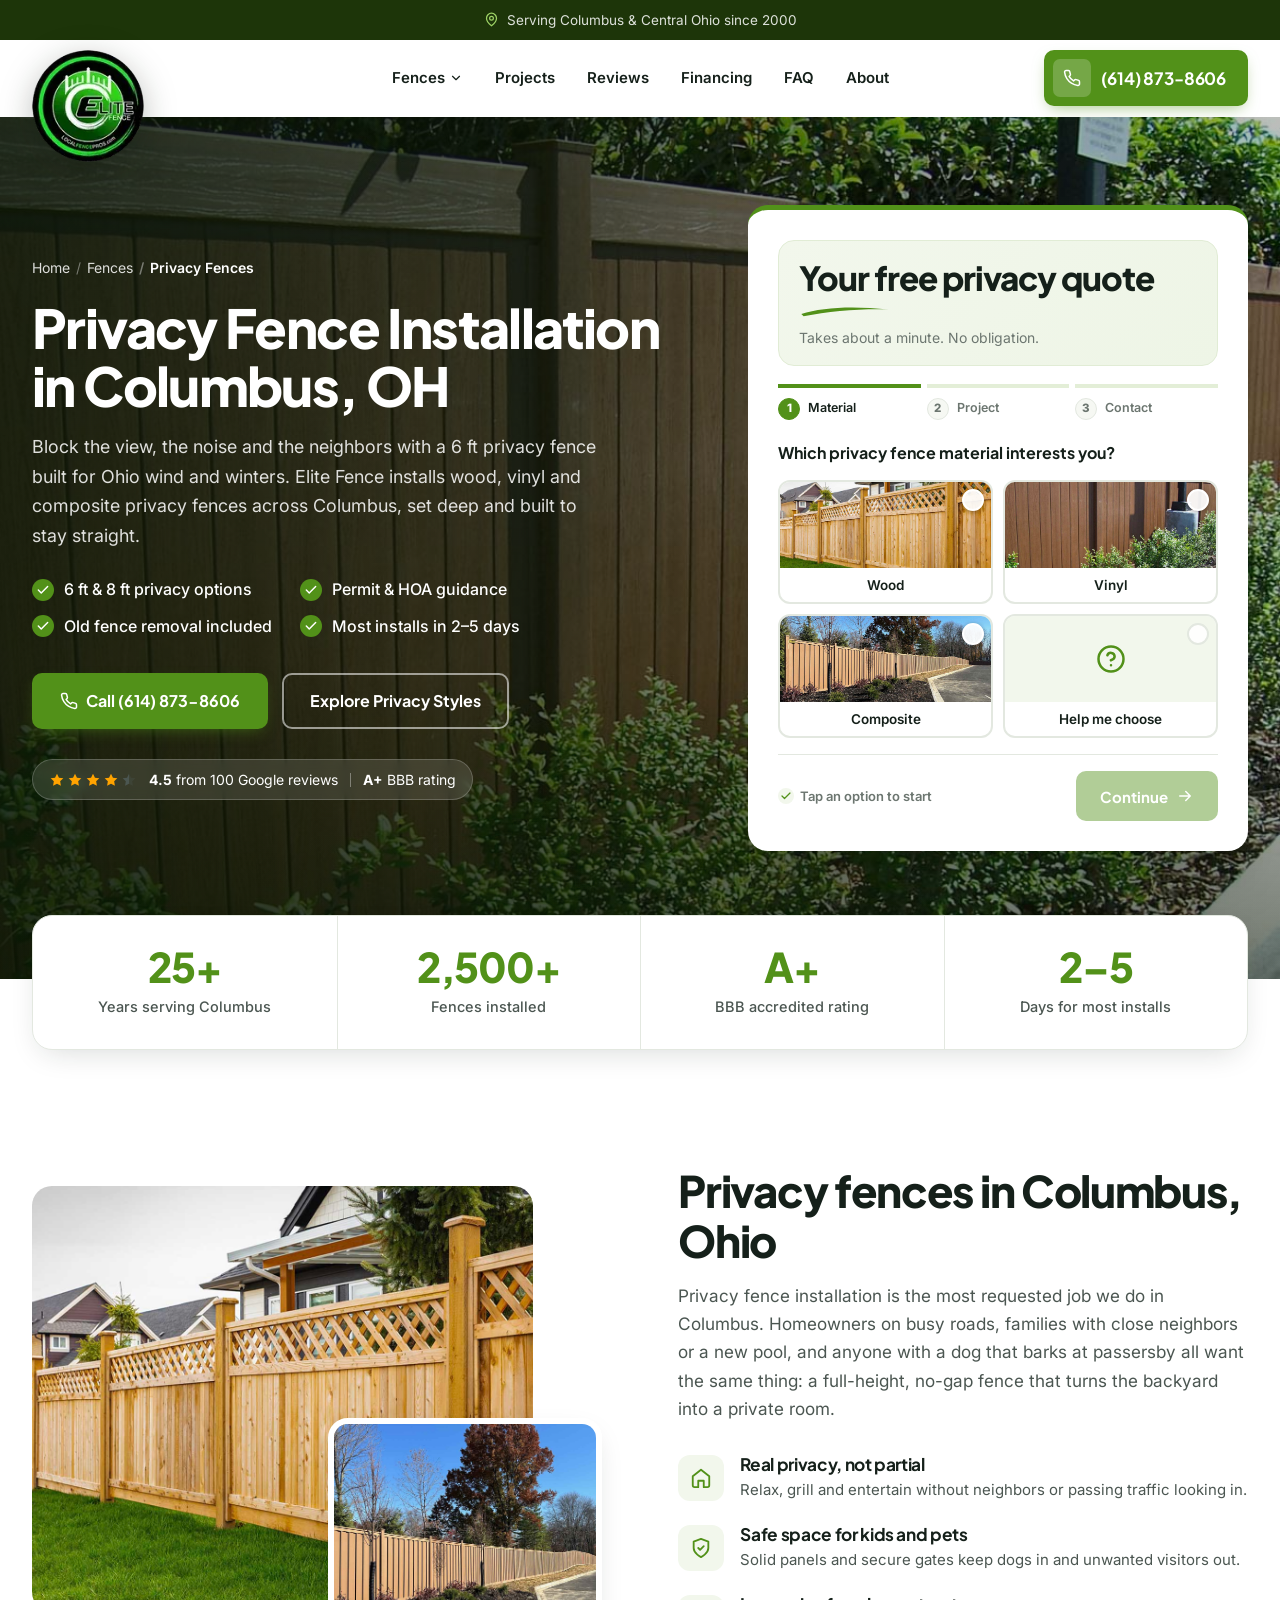
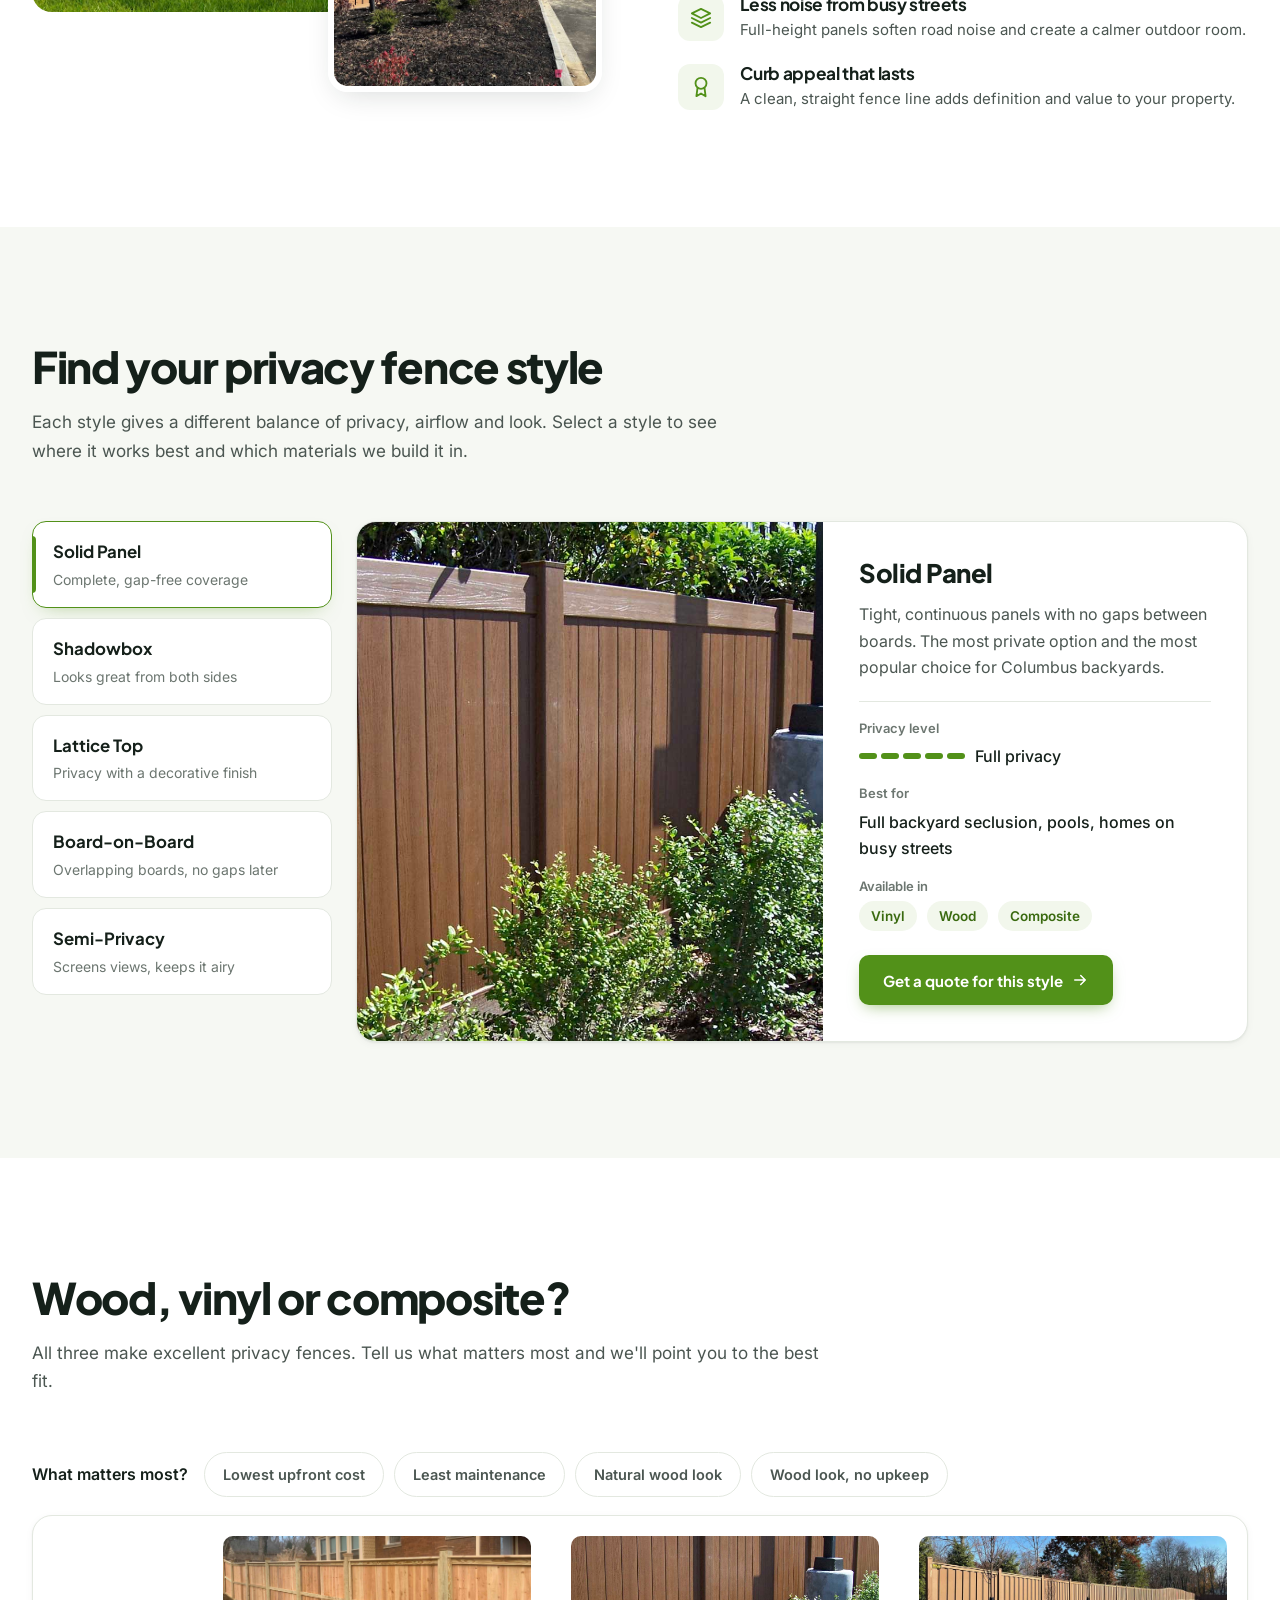
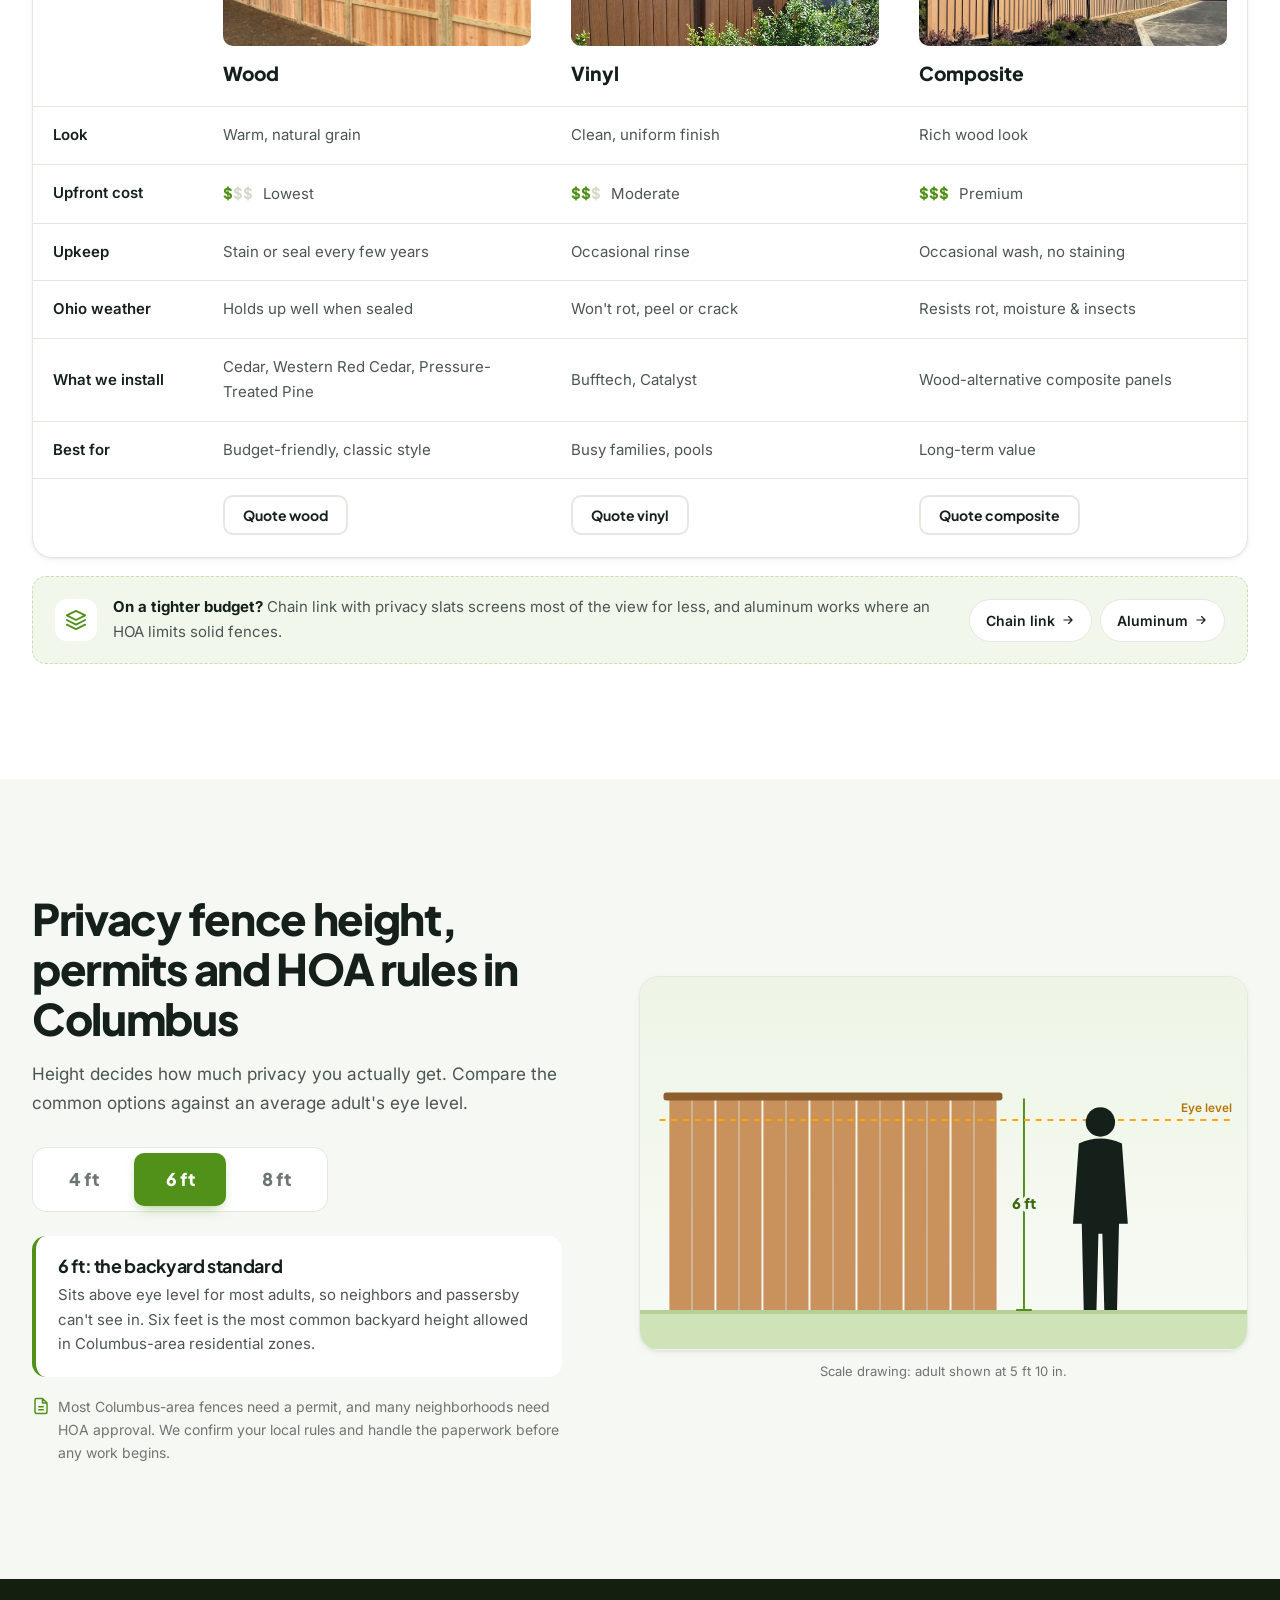
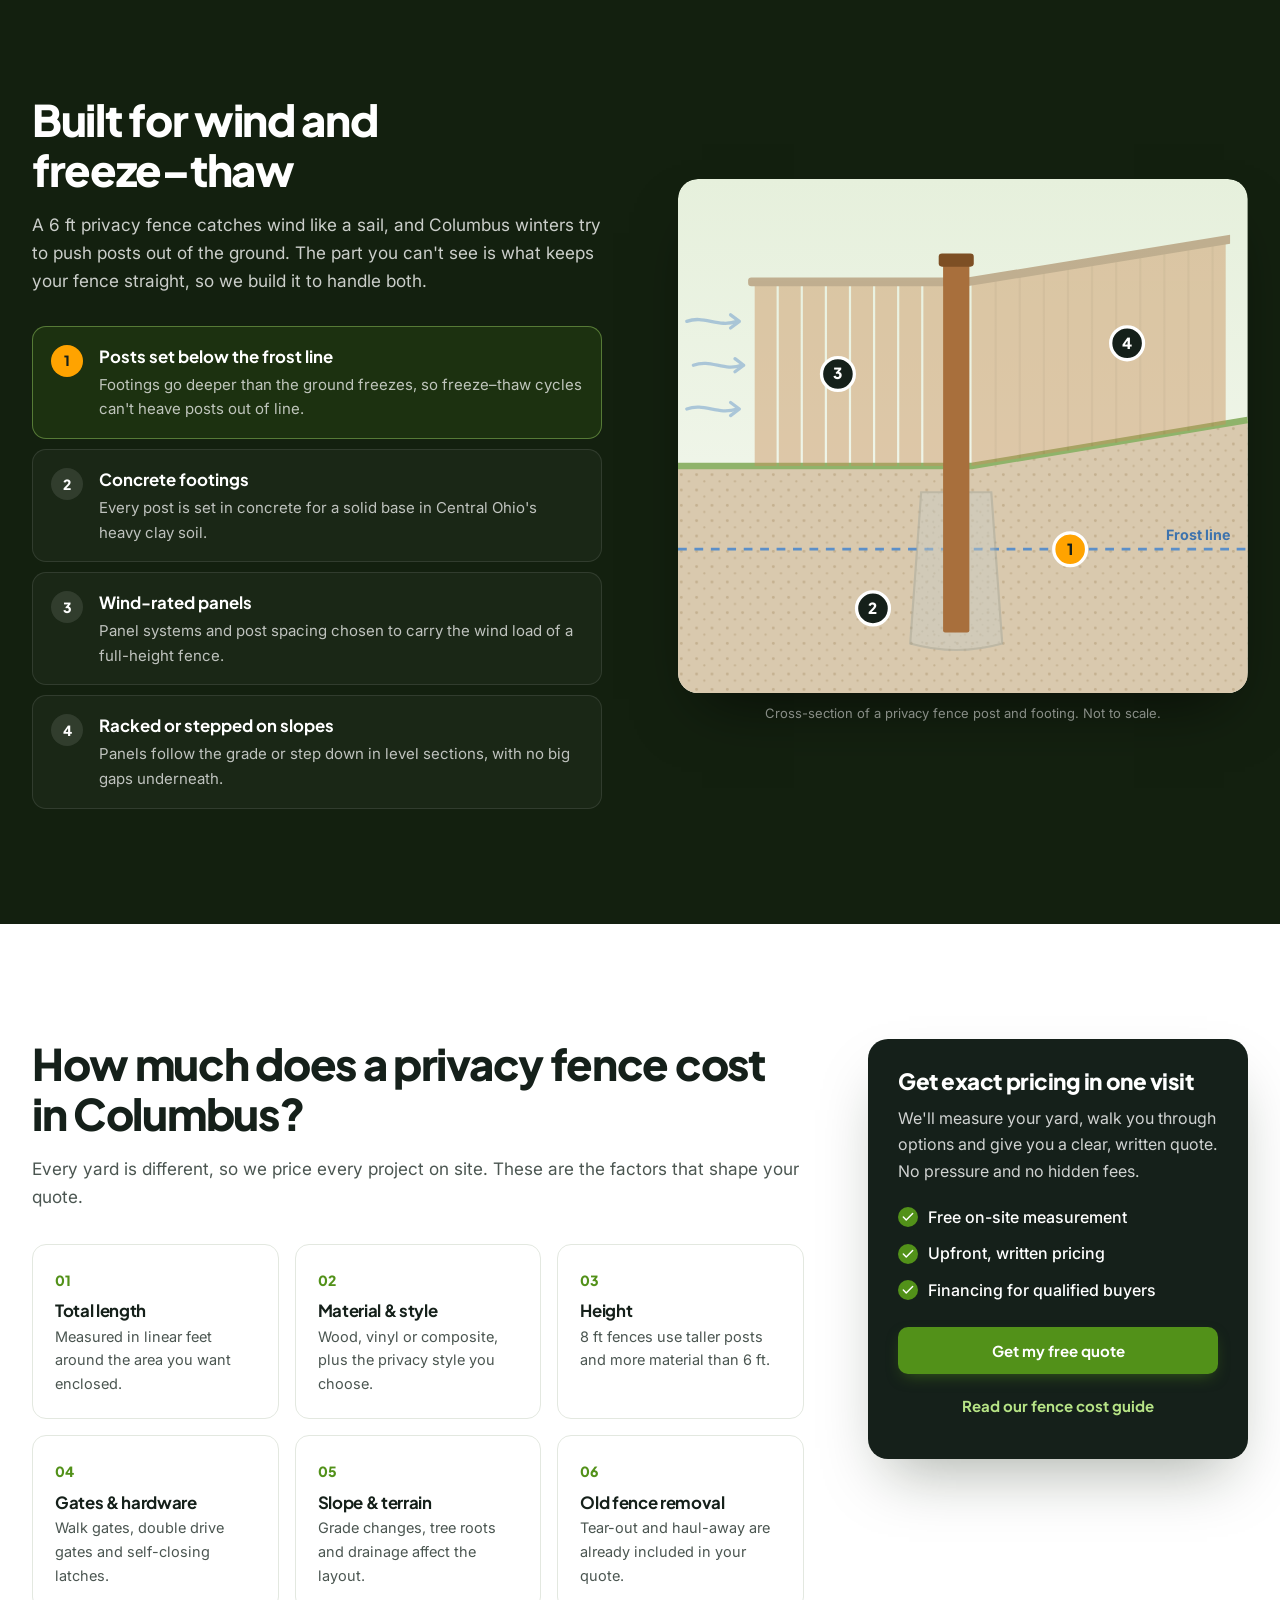
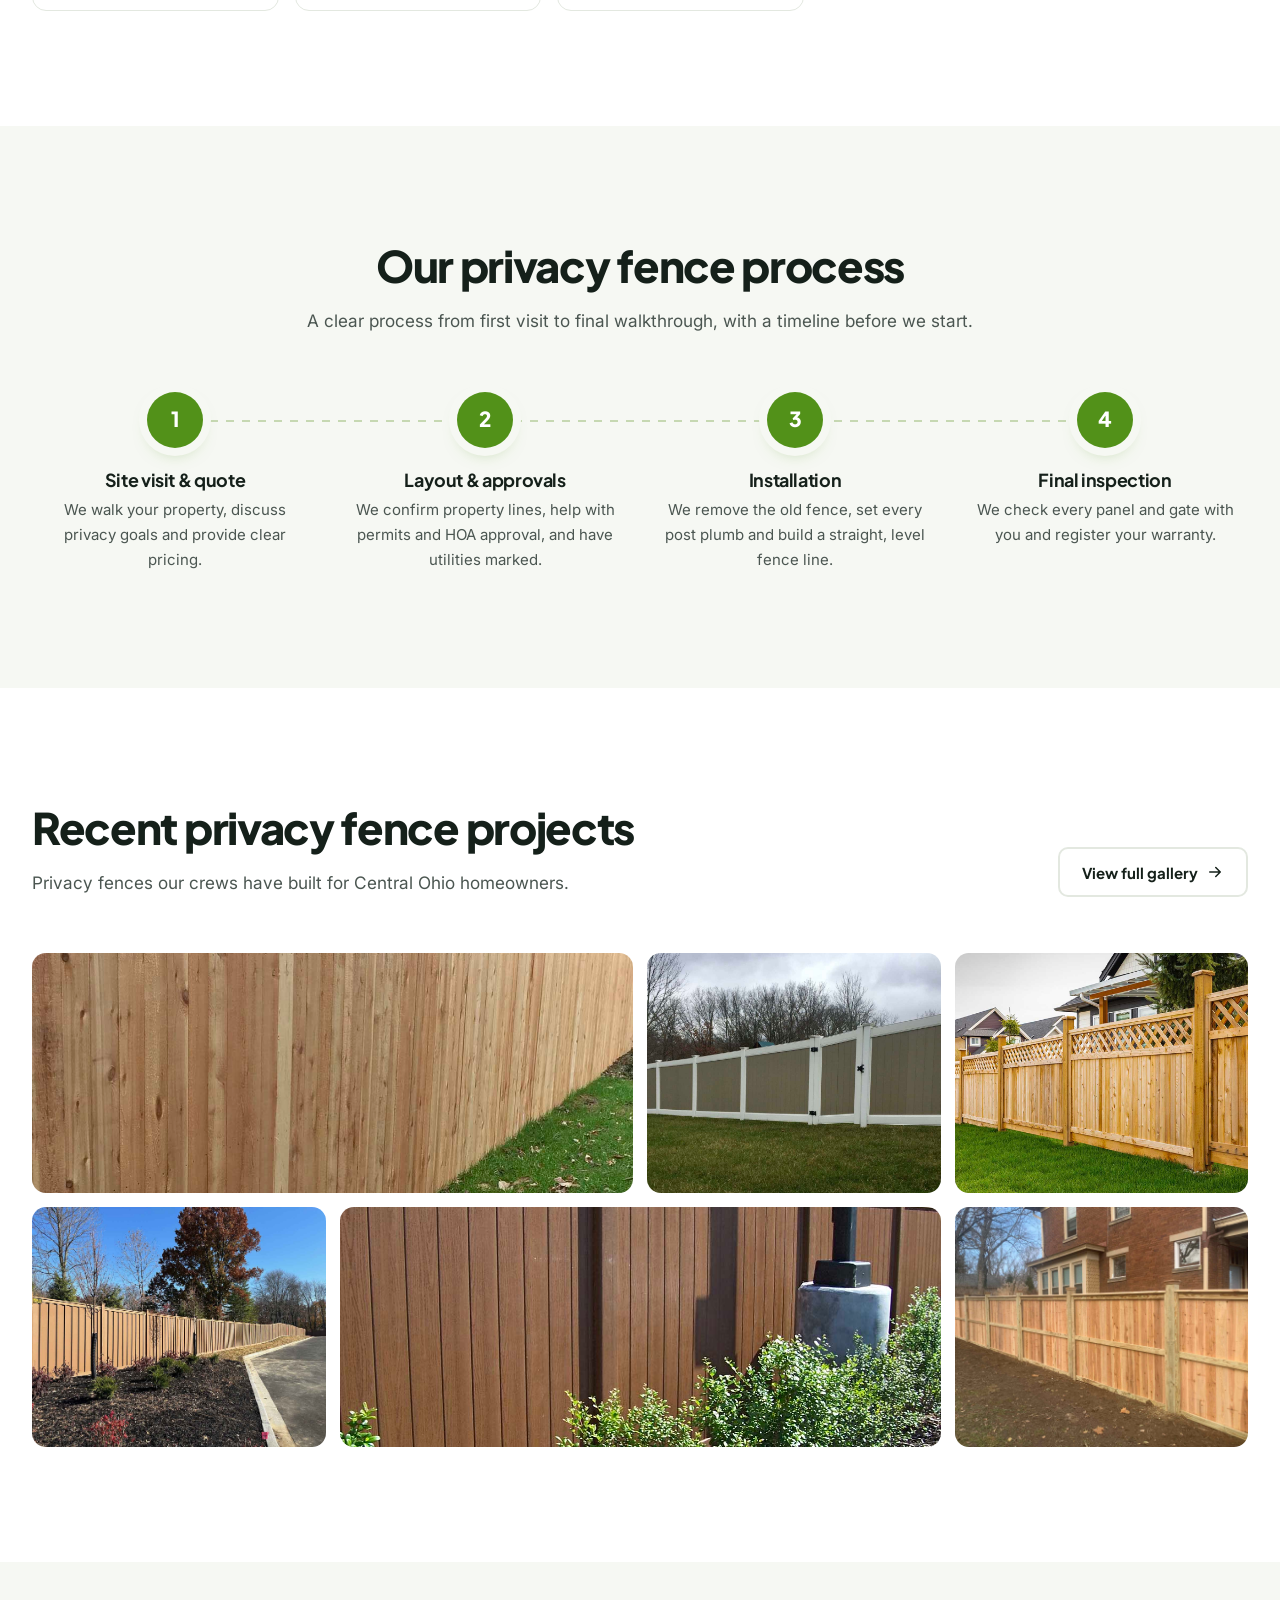
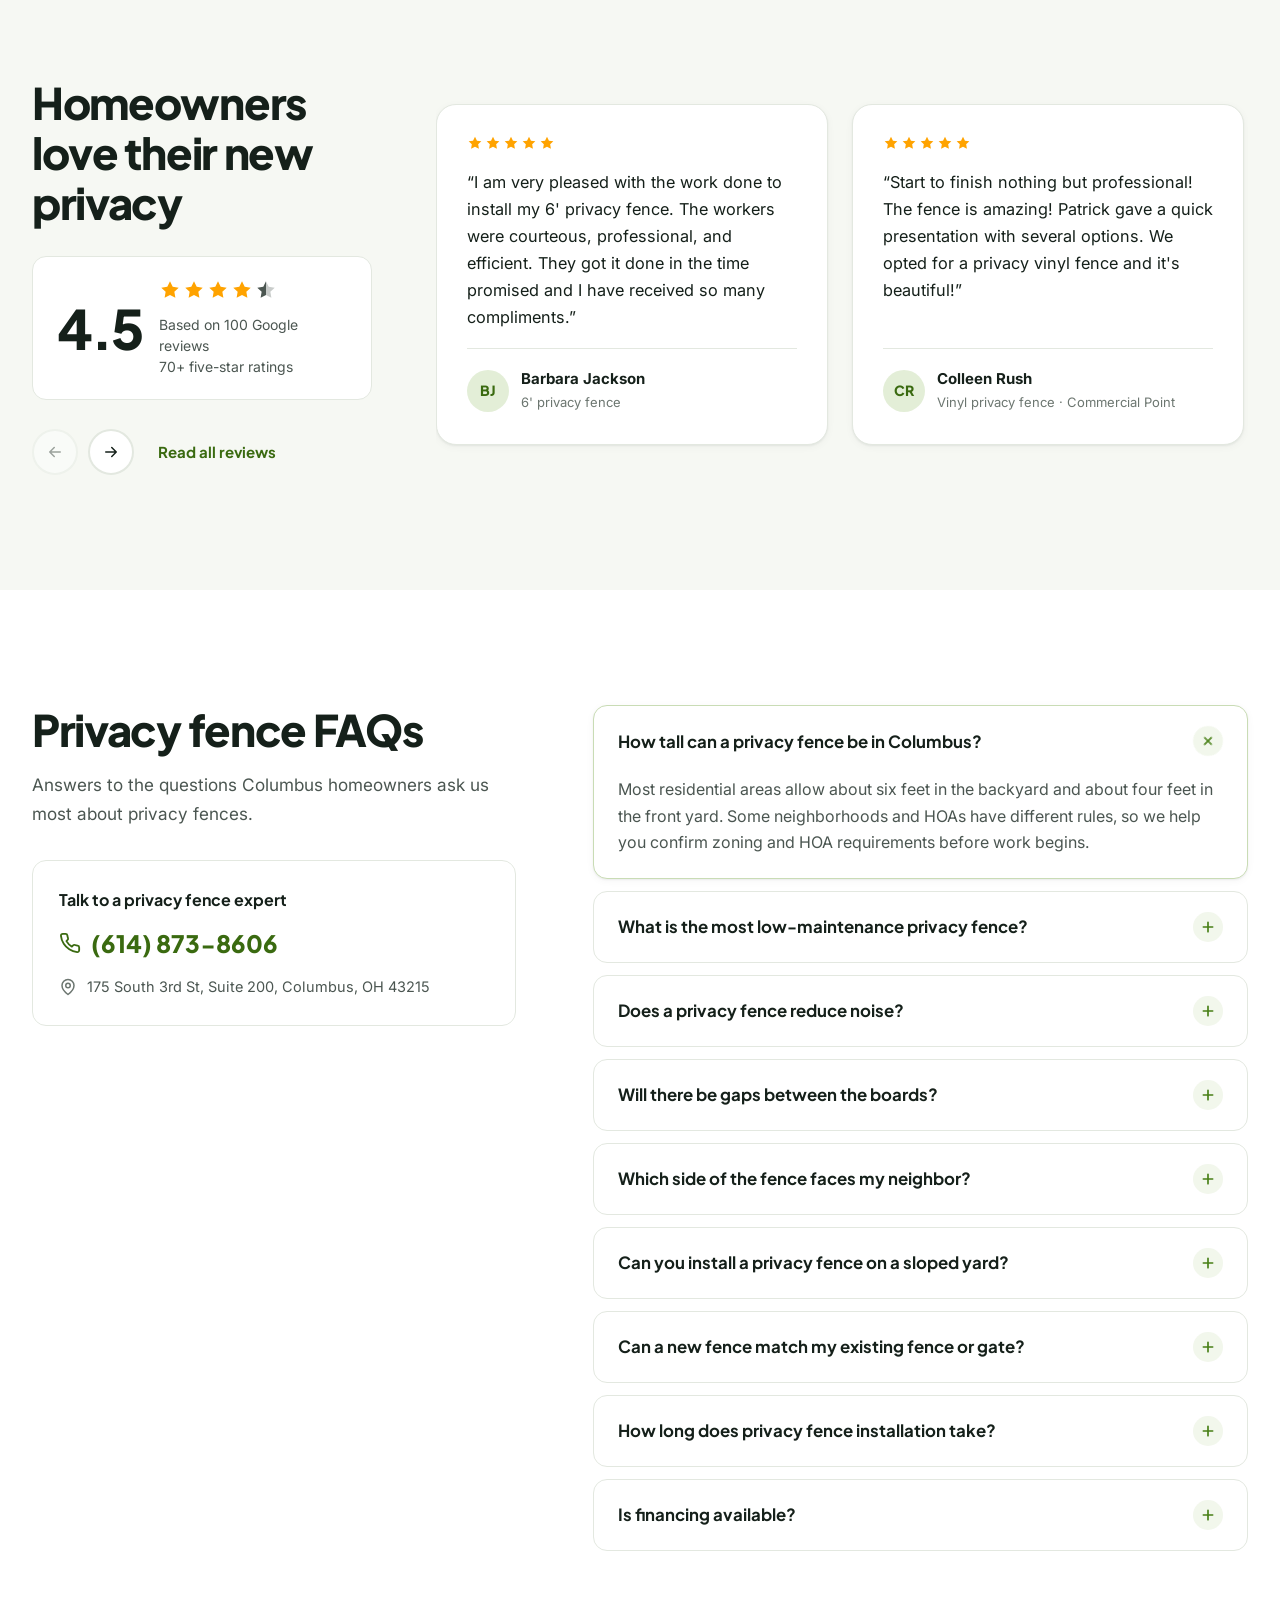
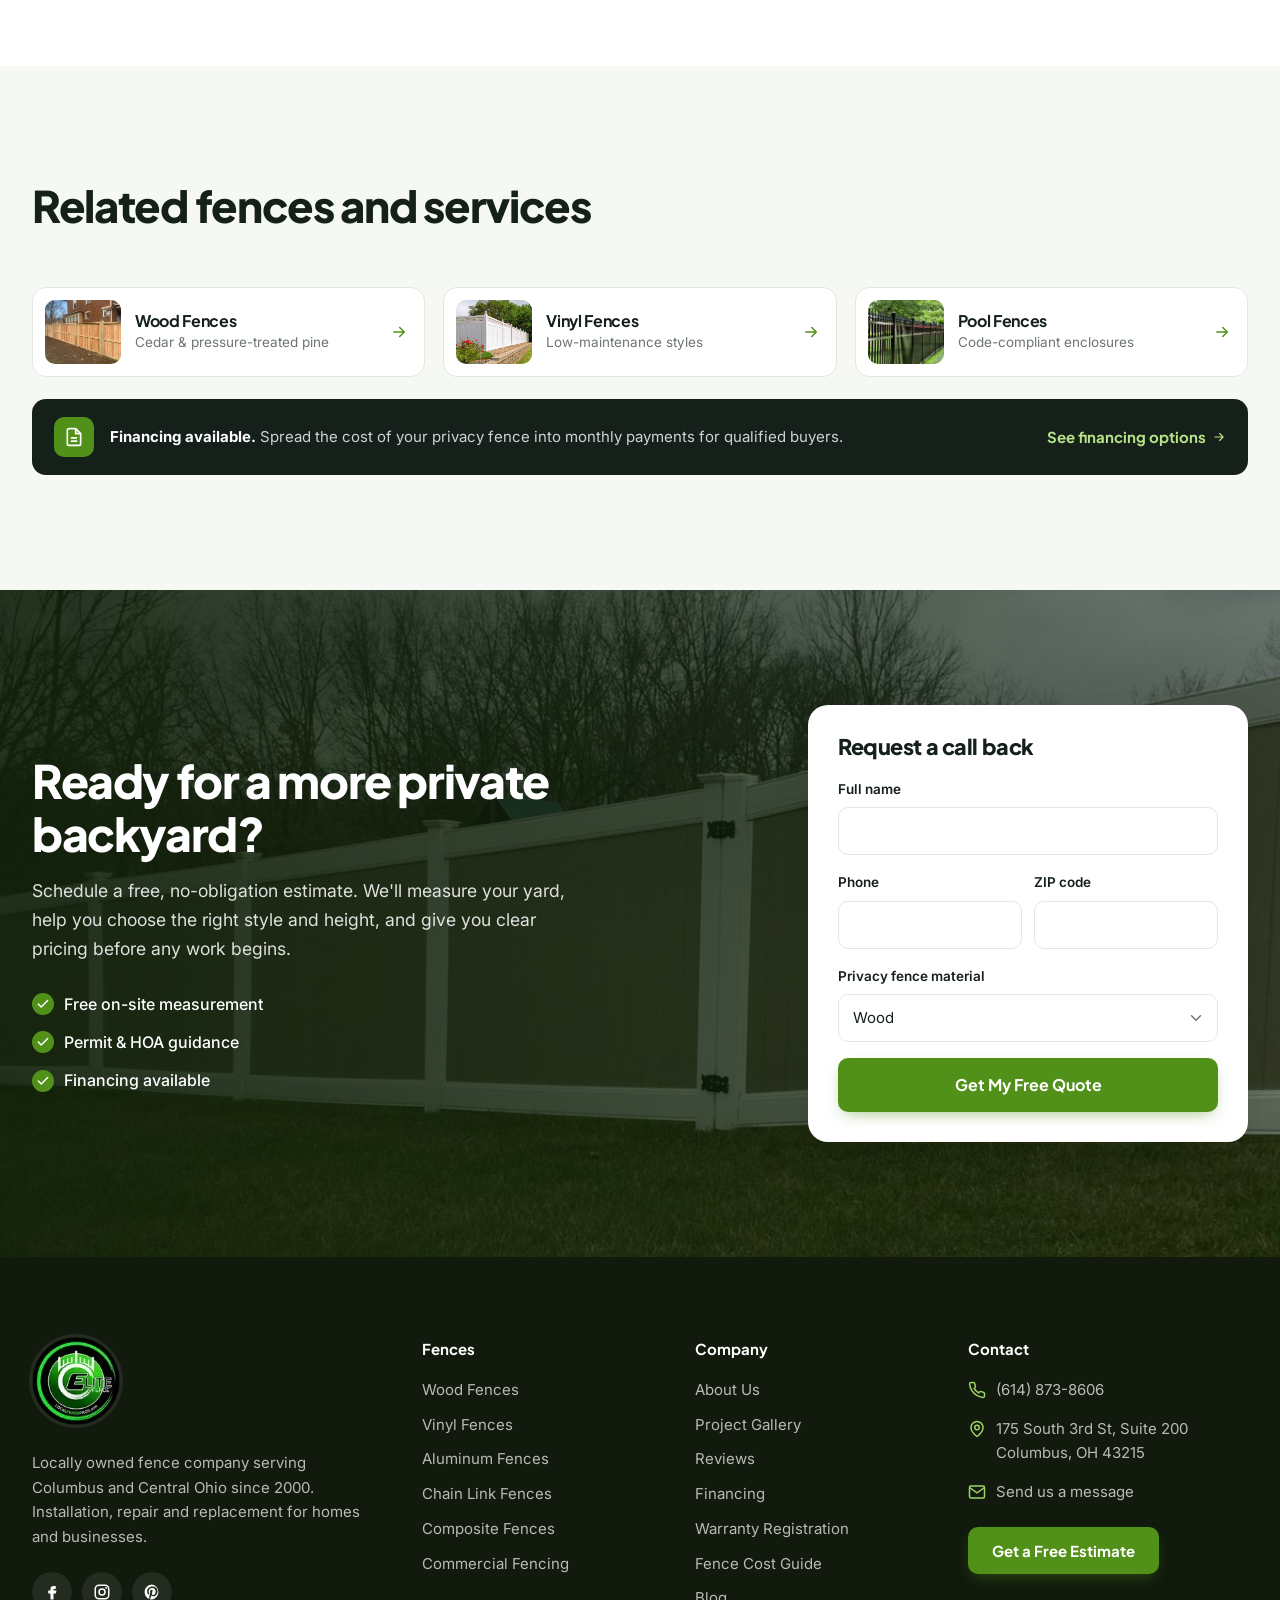
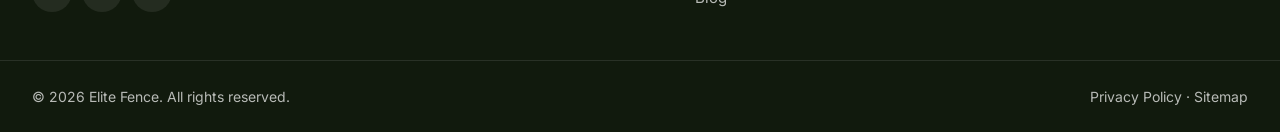
<file: privacy-fence-columbus-ohio.html>
<!DOCTYPE html>
<html lang="en">
<head>
  <meta charset="UTF-8" />
  <meta name="viewport" content="width=device-width, initial-scale=1, viewport-fit=cover" />
  <title>Privacy Fence Installation in Columbus, OH | Wood, Vinyl &amp; Composite | Elite Fence</title>
  <meta name="description" content="Privacy fence installation in Columbus, OH. 6 ft and 8 ft wood, vinyl and composite privacy fences with permit and HOA guidance, old fence removal included and free estimates. Call (614) 873-8606." />
  <meta name="theme-color" content="#529119" />
  <link rel="preconnect" href="https://fonts.googleapis.com" />
  <link rel="preconnect" href="https://fonts.gstatic.com" crossorigin />
  <link href="https://fonts.googleapis.com/css2?family=Inter:wght@400;500;600&family=Plus+Jakarta+Sans:wght@600;700;800&display=swap" rel="stylesheet" />
  <link rel="preload" as="image" href="assets/img/comp/mills-vinyl-fence-columbus-ohio-fence-company-03.jpg" />
  <link rel="canonical" href="https://www.elitefencecolumbus.com/privacy-fence-columbus-ohio" />
  <link rel="stylesheet" href="assets/css/style.css" />
  <script>document.documentElement.classList.add('js');</script>
  <script type="application/ld+json">
{
  "@context": "https://schema.org",
  "@graph": [
    {
      "@type": "Service",
      "name": "Privacy Fence Installation",
      "serviceType": "Privacy fence installation",
      "provider": {
        "@type": "HomeAndConstructionBusiness",
        "name": "Elite Fence",
        "telephone": "+1-614-873-8606",
        "url": "https://www.elitefencecolumbus.com/"
      },
      "areaServed": [
        {
          "@type": "City",
          "name": "Columbus, OH"
        },
        {
          "@type": "City",
          "name": "Powell, OH"
        },
        {
          "@type": "City",
          "name": "Grove City, OH"
        },
        {
          "@type": "City",
          "name": "Lewis Center, OH"
        },
        {
          "@type": "City",
          "name": "Hilliard, OH"
        },
        {
          "@type": "City",
          "name": "Upper Arlington, OH"
        },
        {
          "@type": "City",
          "name": "Westerville, OH"
        },
        {
          "@type": "City",
          "name": "Galena, OH"
        },
        {
          "@type": "City",
          "name": "New Albany, OH"
        },
        {
          "@type": "City",
          "name": "Delaware, OH"
        },
        {
          "@type": "City",
          "name": "Dublin, OH"
        }
      ]
    },
    {
      "@type": "BreadcrumbList",
      "itemListElement": [
        {
          "@type": "ListItem",
          "position": 1,
          "name": "Home",
          "item": "https://www.elitefencecolumbus.com/"
        },
        {
          "@type": "ListItem",
          "position": 2,
          "name": "Privacy Fences",
          "item": "https://www.elitefencecolumbus.com/privacy-fence-columbus-ohio"
        }
      ]
    },
    {
      "@type": "FAQPage",
      "mainEntity": [
        {
          "@type": "Question",
          "name": "How tall can a privacy fence be in Columbus?",
          "acceptedAnswer": {
            "@type": "Answer",
            "text": "Most residential areas allow about six feet in the backyard and about four feet in the front yard. Some neighborhoods and HOAs have different rules, so we help you confirm zoning and HOA requirements before work begins."
          }
        },
        {
          "@type": "Question",
          "name": "What is the most low-maintenance privacy fence?",
          "acceptedAnswer": {
            "@type": "Answer",
            "text": "Vinyl and composite. Both resist fading, moisture and wear without staining or sealing. Vinyl just needs an occasional rinse, and composite gives you a wood look without the upkeep."
          }
        },
        {
          "@type": "Question",
          "name": "Does a privacy fence reduce noise?",
          "acceptedAnswer": {
            "@type": "Answer",
            "text": "Yes, somewhat. A solid, full-height fence with no gaps softens traffic and neighborhood noise, especially at 6 to 8 ft. It won't soundproof a yard, but most homeowners notice a calmer backyard."
          }
        },
        {
          "@type": "Question",
          "name": "Will there be gaps between the boards?",
          "acceptedAnswer": {
            "@type": "Answer",
            "text": "Natural wood shrinks as it dries, which can open small gaps. Board-on-board and shadowbox styles overlap the boards to prevent this, and vinyl and composite panels stay gap-free."
          }
        },
        {
          "@type": "Question",
          "name": "Which side of the fence faces my neighbor?",
          "acceptedAnswer": {
            "@type": "Answer",
            "text": "The finished side typically faces outward toward neighbors and the street, and many cities and HOAs require it. If you want both sides to look finished, shadowbox and board-on-board styles are great options."
          }
        },
        {
          "@type": "Question",
          "name": "Can you install a privacy fence on a sloped yard?",
          "acceptedAnswer": {
            "@type": "Answer",
            "text": "Yes. Depending on the grade and material, we either step the panels down the slope or rack them to follow the ground, keeping the fence line clean and the bottom gap small."
          }
        },
        {
          "@type": "Question",
          "name": "Can a new fence match my existing fence or gate?",
          "acceptedAnswer": {
            "@type": "Answer",
            "text": "Yes. We can extend an existing fence, replace sections or fully redo it so the new work blends with your current boundary."
          }
        },
        {
          "@type": "Question",
          "name": "How long does privacy fence installation take?",
          "acceptedAnswer": {
            "@type": "Answer",
            "text": "Usually two to five days once materials arrive and weather allows. Fence size, terrain and old fence removal can change the timeline, and you'll get a schedule before we start."
          }
        },
        {
          "@type": "Question",
          "name": "Is financing available?",
          "acceptedAnswer": {
            "@type": "Answer",
            "text": "Yes, for qualifying homeowners and commercial clients. We review payment options with you during your free estimate."
          }
        }
      ]
    }
  ]
}
  </script>
</head>
<body>

<!-- Icon sprite -->
<svg width="0" height="0" style="position:absolute" aria-hidden="true">
  <defs>
    <symbol id="i-phone" viewBox="0 0 24 24"><path fill="none" stroke="currentColor" stroke-width="2" stroke-linecap="round" stroke-linejoin="round" d="M22 16.92v3a2 2 0 0 1-2.18 2 19.8 19.8 0 0 1-8.63-3.07 19.5 19.5 0 0 1-6-6A19.8 19.8 0 0 1 2.12 4.18 2 2 0 0 1 4.11 2h3a2 2 0 0 1 2 1.72c.13.96.36 1.9.7 2.81a2 2 0 0 1-.45 2.11L8.09 9.91a16 16 0 0 0 6 6l1.27-1.27a2 2 0 0 1 2.11-.45c.91.34 1.85.57 2.81.7A2 2 0 0 1 22 16.92z"/></symbol>
    <symbol id="i-check" viewBox="0 0 24 24"><path fill="none" stroke="currentColor" stroke-width="2.5" stroke-linecap="round" stroke-linejoin="round" d="M20 6 9 17l-5-5"/></symbol>
    <symbol id="i-arrow" viewBox="0 0 24 24"><path fill="none" stroke="currentColor" stroke-width="2" stroke-linecap="round" stroke-linejoin="round" d="M5 12h14M13 6l6 6-6 6"/></symbol>
    <symbol id="i-chevron" viewBox="0 0 24 24"><path fill="none" stroke="currentColor" stroke-width="2" stroke-linecap="round" stroke-linejoin="round" d="m6 9 6 6 6-6"/></symbol>
    <symbol id="i-star" viewBox="0 0 24 24"><path fill="currentColor" d="M12 2.5l2.94 5.96 6.56.95-4.75 4.63 1.12 6.54L12 17.5l-5.87 3.08 1.12-6.54L2.5 9.41l6.56-.95z"/></symbol>
    <symbol id="i-star-half" viewBox="0 0 24 24"><defs><linearGradient id="g-half"><stop offset="50%" stop-color="currentColor"/><stop offset="50%" stop-color="currentColor" stop-opacity=".3"/></linearGradient></defs><path fill="url(#g-half)" d="M12 2.5l2.94 5.96 6.56.95-4.75 4.63 1.12 6.54L12 17.5l-5.87 3.08 1.12-6.54L2.5 9.41l6.56-.95z"/></symbol>
    <symbol id="i-shield" viewBox="0 0 24 24"><path fill="none" stroke="currentColor" stroke-width="2" stroke-linecap="round" stroke-linejoin="round" d="M12 22s8-4 8-10V5l-8-3-8 3v7c0 6 8 10 8 10z"/><path fill="none" stroke="currentColor" stroke-width="2" stroke-linecap="round" stroke-linejoin="round" d="m9 12 2 2 4-4"/></symbol>
    <symbol id="i-layers" viewBox="0 0 24 24"><path fill="none" stroke="currentColor" stroke-width="2" stroke-linecap="round" stroke-linejoin="round" d="m12 2 10 5-10 5L2 7l10-5zM2 17l10 5 10-5M2 12l10 5 10-5"/></symbol>
    <symbol id="i-file" viewBox="0 0 24 24"><path fill="none" stroke="currentColor" stroke-width="2" stroke-linecap="round" stroke-linejoin="round" d="M14 2H6a2 2 0 0 0-2 2v16a2 2 0 0 0 2 2h12a2 2 0 0 0 2-2V8zM14 2v6h6M9 13h6M9 17h6"/></symbol>
    <symbol id="i-truck" viewBox="0 0 24 24"><path fill="none" stroke="currentColor" stroke-width="2" stroke-linecap="round" stroke-linejoin="round" d="M1 4h14v12H1zM15 9h4l3 3v4h-7z"/><circle cx="5.5" cy="18.5" r="2" fill="none" stroke="currentColor" stroke-width="2"/><circle cx="18.5" cy="18.5" r="2" fill="none" stroke="currentColor" stroke-width="2"/></symbol>
    <symbol id="i-award" viewBox="0 0 24 24"><circle cx="12" cy="8" r="6" fill="none" stroke="currentColor" stroke-width="2"/><path fill="none" stroke="currentColor" stroke-width="2" stroke-linecap="round" stroke-linejoin="round" d="M8.2 13 7 22l5-3 5 3-1.2-9"/></symbol>
    <symbol id="i-home" viewBox="0 0 24 24"><path fill="none" stroke="currentColor" stroke-width="2" stroke-linecap="round" stroke-linejoin="round" d="m3 10 9-7 9 7v10a2 2 0 0 1-2 2h-4v-7H9v7H5a2 2 0 0 1-2-2z"/></symbol>
    <symbol id="i-pin" viewBox="0 0 24 24"><path fill="none" stroke="currentColor" stroke-width="2" stroke-linecap="round" stroke-linejoin="round" d="M20 10c0 6-8 12-8 12s-8-6-8-12a8 8 0 0 1 16 0z"/><circle cx="12" cy="10" r="3" fill="none" stroke="currentColor" stroke-width="2"/></symbol>
    <symbol id="i-play" viewBox="0 0 24 24"><path fill="currentColor" d="M8 5v14l11-7z"/></symbol>
    <symbol id="i-pause" viewBox="0 0 24 24"><path fill="currentColor" d="M6 5h4v14H6zM14 5h4v14h-4z"/></symbol>
    <symbol id="i-x" viewBox="0 0 24 24"><path fill="none" stroke="currentColor" stroke-width="2" stroke-linecap="round" d="M18 6 6 18M6 6l12 12"/></symbol>
    <symbol id="i-menu" viewBox="0 0 24 24"><path fill="none" stroke="currentColor" stroke-width="2" stroke-linecap="round" d="M3 6h18M3 12h18M3 18h18"/></symbol>
    <symbol id="i-question" viewBox="0 0 24 24"><circle cx="12" cy="12" r="10" fill="none" stroke="currentColor" stroke-width="2"/><path fill="none" stroke="currentColor" stroke-width="2" stroke-linecap="round" d="M9.1 9a3 3 0 0 1 5.8 1c0 2-3 3-3 3M12 17h.01"/></symbol>
    <symbol id="i-mail" viewBox="0 0 24 24"><rect x="2" y="4" width="20" height="16" rx="2" fill="none" stroke="currentColor" stroke-width="2"/><path fill="none" stroke="currentColor" stroke-width="2" d="m22 6-10 7L2 6"/></symbol>
    <symbol id="logo-mark" viewBox="0 0 40 40"><rect width="40" height="40" rx="10" fill="#529119"/><path fill="#fff" d="M9 15l3-4 3 4v15H9zM17 13l3-4 3 4v17h-6zM25 15l3-4 3 4v15h-6z"/><rect x="7" y="19" width="26" height="2.6" rx="1" fill="#fff"/><rect x="7" y="25" width="26" height="2.6" rx="1" fill="#fff"/></symbol>
  </defs>
</svg>

<a class="skip-link" href="#main">Skip to content</a>

<!-- Top bar -->
<div class="topbar">
  <div class="container topbar__inner">
    <!-- <p class="topbar__item"><svg class="ico"><use href="#i-shield"/></svg> Licensed, Bonded &amp; Insured</p> -->
    <!-- <p class="topbar__item"></p> -->
    <p class="topbar__item"><svg class="ico"><use href="#i-pin"/></svg> Serving Columbus &amp; Central Ohio since 2000</p>
    <!-- <a class="topbar__item topbar__phone" href="tel:+16148738606"><svg class="ico"><use href="#i-phone"/></svg> (614) 873-8606</a> -->
  </div>
</div>


<!-- Header -->
<header class="header" id="header">
  <div class="container header__inner">
    <a href="index.html" class="logo logo--badge" aria-label="Elite Fence home">
      <img class="logo__badge" src="assets/img/logo.webp" alt="Elite Fence logo" width="132" height="132" />
    </a>

    <nav class="nav" aria-label="Primary">
      <ul class="nav__list">
        <li class="nav__item nav__item--dropdown">
          <button class="nav__link" aria-expanded="false" aria-controls="dd-fences">Fences <svg class="ico ico--sm"><use href="#i-chevron"/></svg></button>
          <div class="dropdown" id="dd-fences">
            <div>
              <p class="dropdown__title">By material</p>
              <a href="/wood-fence-columbus-ohio">Wood Fences</a>
              <a href="/vinyl-fence-columbus-ohio">Vinyl Fences</a>
              <a href="/aluminum-fence-columbus-ohio">Aluminum Fences</a>
              <a href="/chain-link-fence-columbus-ohio">Chain Link Fences</a>
              <a href="/composite-fence-columbus-ohio">Composite Fences</a>
            </div>
            <div>
              <p class="dropdown__title">By style</p>
              <a href="privacy-fence-columbus-ohio.html">Privacy Fences</a>
              <a href="/picket-fence-columbus-ohio">Picket Fences</a>
              <a href="/pool-fence-columbus-ohio">Pool Fences</a>
              <a href="/commercial-fence-columbus-ohio">Commercial Fences</a>
              <a href="/commercial-security-fence-columbus-ohio">Security Fencing</a>
            </div>
          </div>
        </li>
        <li class="nav__item"><a class="nav__link" href="#projects">Projects</a></li>
        <li class="nav__item"><a class="nav__link" href="#reviews">Reviews</a></li>
        <li class="nav__item"><a class="nav__link" href="index.html#financing">Financing</a></li>
        <li class="nav__item"><a class="nav__link" href="#faq">FAQ</a></li>
        <li class="nav__item"><a class="nav__link" href="/about-us">About</a></li>
      </ul>
    </nav>

    <div class="header__actions">
      <a class="btn btn--primary header__call" href="tel:+16148738606" aria-label="Call Elite Fence at (614) 873-8606"><span class="header__call-icon"><svg class="ico"><use href="#i-phone"/></svg></span><span class="header__call-num">(614) 873-8606</span></a>
      <button class="menu-toggle" aria-label="Open menu" aria-expanded="false" aria-controls="mobile-nav"><svg class="ico"><use href="#i-menu"/></svg></button>
    </div>
  </div>

  <!-- Mobile nav -->
  <div class="mobile-nav" id="mobile-nav" hidden>
    <a href="index.html#services">Fence Types</a>
    <a href="#materials">Materials</a>
    <a href="#projects">Projects</a>
    <a href="#reviews">Reviews</a>
    <a href="index.html#financing">Financing</a>
    <a href="index.html#about">About Us</a>
    <a href="#faq">FAQ</a>
    <a class="btn btn--primary btn--block" href="#estimate" data-focus-form>Get a Free Estimate</a>
  </div>
</header>

<main id="main">

  <!-- ============ HERO ============ -->
  <section class="hero hero--service" aria-labelledby="hero-title">
    <div class="hero__media" aria-hidden="true">
      <img class="hero__img" src="assets/img/comp/mills-vinyl-fence-columbus-ohio-fence-company-03.jpg" alt="" fetchpriority="high" />
      <div class="hero__overlay"></div>
    </div>

    <div class="container hero__grid">
      <div class="hero__content">
        <nav class="breadcrumb" aria-label="Breadcrumb">
          <ol>
            <li><a href="index.html">Home</a></li>
            <li><a href="index.html#services">Fences</a></li>
            <li aria-current="page">Privacy Fences</li>
          </ol>
        </nav>

        <h1 class="hero__title hero__title--service" id="hero-title">Privacy Fence Installation in Columbus,&nbsp;OH</h1>

        <p class="hero__lead">Block the view, the noise and the neighbors with a 6 ft privacy fence built for Ohio wind and winters. Elite Fence installs wood, vinyl and composite privacy fences across Columbus, set deep and built to stay straight.</p>

        <ul class="hero__checks">
          <li><svg class="ico"><use href="#i-check"/></svg> 6 ft &amp; 8 ft privacy options</li>
          <li><svg class="ico"><use href="#i-check"/></svg> Permit &amp; HOA guidance</li>
          <li><svg class="ico"><use href="#i-check"/></svg> Old fence removal included</li>
          <li><svg class="ico"><use href="#i-check"/></svg> Most installs in 2–5 days</li>
        </ul>

        <div class="hero__ctas">
          <a class="btn btn--primary btn--lg" href="tel:+16148738606"><svg class="ico"><use href="#i-phone"/></svg> Call (614) 873-8606</a>
          <a class="btn btn--ghost-light btn--lg" href="#styles">Explore Privacy Styles</a>
        </div>

        <div class="hero__rating hero__rating--below">
          <span class="stars" aria-hidden="true"><svg><use href="#i-star"/></svg><svg><use href="#i-star"/></svg><svg><use href="#i-star"/></svg><svg><use href="#i-star"/></svg><svg><use href="#i-star-half"/></svg></span>
          <span><strong>4.5</strong> from 100 Google reviews</span>
          <span class="hero__rating-sep"></span>
          <span><strong>A+</strong> BBB rating</span>
        </div>
      </div>

      <!-- Interactive quote form (privacy variant) -->
      <div class="quote" id="estimate">
        <form class="quote__form" id="quote-form" novalidate>
          <input type="hidden" name="style" value="Privacy fence" />
          <div class="quote__head">
            <div class="quote__intro">
              <!-- <span class="quote__badge"><svg class="ico"><use href="#i-file"/></svg> Free estimate form</span> -->
              <h2 class="quote__title">Your free privacy quote</h2>
              <div class="quote__subrow">
                <svg class="quote__swoosh" viewBox="0 0 120 16" aria-hidden="true"><path d="M3 12 C 30 3, 70 1, 117 6 C 80 5, 40 8, 6 15 Z"/></svg>
                <p class="quote__sub">Takes about a minute. No obligation.</p>
              </div>
            </div>
            <ol class="quote__steps" aria-label="Form progress">
              <li class="is-current"><span>1</span>Material</li>
              <li><span>2</span>Project</li>
              <li><span>3</span>Contact</li>
            </ol>
          </div>

          <fieldset class="quote__step is-active" data-step="1">
            <legend class="quote__q">Which privacy fence material interests you?</legend>
            <div class="fence-picker fence-picker--2">
              <label class="fence-opt">
                <input type="radio" name="fence_type" value="Wood" required />
                <span class="fence-opt__img" style="background-image:url(assets/img/comp/mills-wood-fence-columbus-ohio-fence-company-03.jpg)"></span>
                <span class="fence-opt__label">Wood</span>
                <span class="fence-opt__check"><svg><use href="#i-check"/></svg></span>
              </label>
              <label class="fence-opt">
                <input type="radio" name="fence_type" value="Vinyl" />
                <span class="fence-opt__img" style="background-image:url(assets/img/comp/mills-vinyl-fence-columbus-ohio-fence-company-03.jpg)"></span>
                <span class="fence-opt__label">Vinyl</span>
                <span class="fence-opt__check"><svg><use href="#i-check"/></svg></span>
              </label>
              <label class="fence-opt">
                <input type="radio" name="fence_type" value="Composite" />
                <span class="fence-opt__img" style="background-image:url(assets/img/comp/mills-composite-fence-columbus-ohio-fence-company-090925-01.jpg)"></span>
                <span class="fence-opt__label">Composite</span>
                <span class="fence-opt__check"><svg><use href="#i-check"/></svg></span>
              </label>
              <label class="fence-opt fence-opt--unsure">
                <input type="radio" name="fence_type" value="Not sure yet" />
                <span class="fence-opt__img"><svg><use href="#i-question"/></svg></span>
                <span class="fence-opt__label">Help me choose</span>
                <span class="fence-opt__check"><svg><use href="#i-check"/></svg></span>
              </label>
            </div>
            <p class="quote__error" data-error-for="fence_type">Please choose a material to continue.</p>
            <div class="quote__nav quote__nav--start">
              <span class="quote__hint"><svg class="ico"><use href="#i-check"/></svg> Tap an option to start</span>
              <button type="button" class="btn btn--primary" data-next disabled>Continue <svg class="ico"><use href="#i-arrow"/></svg></button>
            </div>
          </fieldset>

          <fieldset class="quote__step" data-step="2">
            <legend class="quote__q">Tell us about the project</legend>
            <div class="field">
              <span class="field__label">Fence height</span>
              <div class="segmented segmented--3">
                <label><input type="radio" name="height" value="6 ft" checked /><span>6 ft</span></label>
                <label><input type="radio" name="height" value="8 ft" /><span>8 ft</span></label>
                <label><input type="radio" name="height" value="Not sure" /><span>Not sure</span></label>
              </div>
            </div>
            <div class="field">
              <span class="field__label">What do you need?</span>
              <div class="segmented segmented--3">
                <label><input type="radio" name="service" value="New fence" checked /><span>New fence</span></label>
                <label><input type="radio" name="service" value="Replacement" /><span>Replace</span></label>
                <label><input type="radio" name="service" value="Repair" /><span>Repair</span></label>
              </div>
            </div>
            <div class="field">
              <label class="field__label field__label--row" for="length">Approximate length <output class="range-out" for="length" id="length-out">150 ft</output></label>
              <input class="range" type="range" id="length" name="length" min="25" max="500" step="25" value="150" />
              <div class="range-scale" aria-hidden="true"><span>25 ft</span><span>500+ ft</span></div>
            </div>
            <div class="field">
              <label class="field__label" for="timeline">When would you like it installed?</label>
              <select class="input" id="timeline" name="timeline">
                <option>As soon as possible</option>
                <option>Within 1–3 months</option>
                <option>3+ months out</option>
                <option>Just researching</option>
              </select>
            </div>
            <div class="quote__nav">
              <button type="button" class="btn btn--text" data-prev>Back</button>
              <button type="button" class="btn btn--primary" data-next>Continue <svg class="ico"><use href="#i-arrow"/></svg></button>
            </div>
          </fieldset>

          <fieldset class="quote__step" data-step="3">
            <legend class="quote__q">Where should we send your quote?</legend>
            <div class="field-grid">
              <div class="field">
                <label class="field__label" for="q-name">Full name</label>
                <input class="input" id="q-name" name="name" type="text" autocomplete="name" required />
                <p class="quote__error" data-error-for="name">Please enter your name.</p>
              </div>
              <div class="field">
                <label class="field__label" for="q-phone">Phone</label>
                <input class="input" id="q-phone" name="phone" type="tel" autocomplete="tel" inputmode="tel" required />
                <p class="quote__error" data-error-for="phone">Please enter a valid phone number.</p>
              </div>
              <div class="field">
                <label class="field__label" for="q-email">Email</label>
                <input class="input" id="q-email" name="email" type="email" autocomplete="email" required />
                <p class="quote__error" data-error-for="email">Please enter a valid email.</p>
              </div>
              <div class="field">
                <label class="field__label" for="q-zip">ZIP code</label>
                <input class="input" id="q-zip" name="zip" type="text" inputmode="numeric" autocomplete="postal-code" maxlength="5" required />
                <p class="quote__error" data-error-for="zip">Please enter a 5-digit ZIP.</p>
              </div>
            </div>
            <div class="quote__summary js-summary"></div>
            <div class="quote__nav">
              <button type="button" class="btn btn--text" data-prev>Back</button>
              <button type="submit" class="btn btn--primary">Request My Free Quote</button>
            </div>
            <p class="quote__fine">By submitting, you agree to be contacted about your project. We never share your information.</p>
          </fieldset>

          <div class="quote__success" hidden>
            <span class="quote__success-icon"><svg><use href="#i-check"/></svg></span>
            <h3>Thanks<span class="js-success-name"></span>! Your request is in.</h3>
            <p>A member of our team will reach out to schedule your free on-site estimate. Need to talk sooner?</p>
            <a class="btn btn--primary btn--block" href="tel:+16148738606"><svg class="ico"><use href="#i-phone"/></svg> Call (614) 873-8606</a>
          </div>
        </form>
      </div>
    </div>
  </section>

  <!-- ============ STATS ============ -->
  <section class="stats" aria-label="Elite Fence at a glance">
    <div class="container">
      <div class="stats__card">
        <div class="stat"><p class="stat__num"><span data-count="25">25</span>+</p><p class="stat__label">Years serving Columbus</p></div>
        <div class="stat"><p class="stat__num"><span data-count="2500" data-format="comma">2,500</span>+</p><p class="stat__label">Fences installed</p></div>
        <div class="stat"><p class="stat__num">A+</p><p class="stat__label">BBB accredited rating</p></div>
        <div class="stat"><p class="stat__num">2–5</p><p class="stat__label">Days for most installs</p></div>
      </div>
    </div>
  </section>

  <!-- ============ BENEFITS ============ -->
  <section class="section" id="benefits" aria-labelledby="benefits-title">
    <div class="container benefits">
      <div class="benefits__media reveal">
        <img class="benefits__img benefits__img--main" src="assets/img/comp/mills-wood-fence-columbus-ohio-fence-company-03.jpg" alt="Cedar privacy fence with lattice top in a Columbus backyard" width="800" height="600" loading="lazy" />
        <img class="benefits__img benefits__img--inset" src="assets/img/comp/mills-composite-fence-columbus-ohio-fence-company-090925-01.jpg" alt="Composite shadowbox privacy fence enclosing a green lawn" width="800" height="600" loading="lazy" />
      </div>
      <div class="benefits__content">
        <h2 class="section__title" id="benefits-title">Privacy fences in Columbus, Ohio</h2>
        <p class="section__lead">Privacy fence installation is the most requested job we do in Columbus. Homeowners on busy roads, families with close neighbors or a new pool, and anyone with a dog that barks at passersby all want the same thing: a full-height, no-gap fence that turns the backyard into a private room.</p>
        <ul class="benefit-list">
          <li><span class="benefit-list__icon"><svg><use href="#i-home"/></svg></span><div><h3>Real privacy, not partial</h3><p>Relax, grill and entertain without neighbors or passing traffic looking in.</p></div></li>
          <li><span class="benefit-list__icon"><svg><use href="#i-shield"/></svg></span><div><h3>Safe space for kids and pets</h3><p>Solid panels and secure gates keep dogs in and unwanted visitors out.</p></div></li>
          <li><span class="benefit-list__icon"><svg><use href="#i-layers"/></svg></span><div><h3>Less noise from busy streets</h3><p>Full-height panels soften road noise and create a calmer outdoor room.</p></div></li>
          <li><span class="benefit-list__icon"><svg><use href="#i-award"/></svg></span><div><h3>Curb appeal that lasts</h3><p>A clean, straight fence line adds definition and value to your property.</p></div></li>
        </ul>
      </div>
    </div>
  </section>

  <!-- ============ STYLES ============ -->
  <section class="section section--alt" id="styles" aria-labelledby="styles-title">
    <div class="container">
      <div class="section__head">
        <h2 class="section__title" id="styles-title">Find your privacy fence style</h2>
        <p class="section__lead">Each style gives a different balance of privacy, airflow and look. Select a style to see where it works best and which materials we build it in.</p>
      </div>

      <div class="style-picker">
        <div class="style-picker__list" role="tablist" aria-label="Privacy fence styles" aria-orientation="vertical">
          <button class="style-picker__opt is-active" role="tab" aria-selected="true" aria-controls="style-panel"
            data-img="assets/img/comp/mills-vinyl-fence-columbus-ohio-fence-company-03.jpg" data-alt="Brown vinyl solid-panel privacy fence"
            data-desc="Tight, continuous panels with no gaps between boards. The most private option and the most popular choice for Columbus backyards."
            data-best="Full backyard seclusion, pools, homes on busy streets" data-level="5" data-level-text="Full privacy"
            data-mats="Vinyl, Wood, Composite">
            <span class="style-picker__name">Solid Panel</span>
            <span class="style-picker__sub">Complete, gap-free coverage</span>
          </button>
          <button class="style-picker__opt" role="tab" aria-selected="false" aria-controls="style-panel" tabindex="-1"
            data-img="assets/img/comp/mills-composite-fence-columbus-ohio-fence-company-090925-01.jpg" data-alt="Composite shadowbox fence with alternating boards"
            data-desc="Boards alternate on each side of the rail, so the fence looks finished from both sides. Air moves through while straight-on views stay blocked."
            data-best="Shared property lines, windy lots, good-neighbor installs" data-level="4" data-level-text="Near-full privacy"
            data-mats="Wood, Composite">
            <span class="style-picker__name">Shadowbox</span>
            <span class="style-picker__sub">Looks great from both sides</span>
          </button>
          <button class="style-picker__opt" role="tab" aria-selected="false" aria-controls="style-panel" tabindex="-1"
            data-img="assets/img/comp/mills-wood-fence-columbus-ohio-fence-company-03.jpg" data-alt="Cedar privacy fence finished with a lattice topper"
            data-desc="A solid privacy fence finished with a decorative lattice band on top. Adds a custom, softer look and a little extra height."
            data-best="Garden borders, patios, homeowners who want a custom touch" data-level="4" data-level-text="High privacy"
            data-mats="Wood, Vinyl">
            <span class="style-picker__name">Lattice Top</span>
            <span class="style-picker__sub">Privacy with a decorative finish</span>
          </button>
          <button class="style-picker__opt" role="tab" aria-selected="false" aria-controls="style-panel" tabindex="-1"
            data-img="assets/img/comp/mills-wood-fence-columbus-ohio-fence-company-15.jpg" data-alt="New wood privacy fence across a row of backyards"
            data-desc="Overlapping boards cover the small gaps that open up as natural wood shrinks over time, so privacy holds up for years."
            data-best="Wood fences where long-term privacy matters" data-level="5" data-level-text="Full privacy"
            data-mats="Wood">
            <span class="style-picker__name">Board-on-Board</span>
            <span class="style-picker__sub">Overlapping boards, no gaps later</span>
          </button>
          <button class="style-picker__opt" role="tab" aria-selected="false" aria-controls="style-panel" tabindex="-1"
            data-img="assets/img/comp/mills-vinyl-fence-columbus-ohio-fence-company-18.jpg" data-alt="White semi-privacy vinyl fence"
            data-desc="Narrow, even gaps between pickets let light and breeze through while still screening most of the view. Lighter and more open."
            data-best="Pool areas, smaller yards, HOAs that limit solid fences" data-level="3" data-level-text="Partial privacy"
            data-mats="Vinyl, Wood">
            <span class="style-picker__name">Semi-Privacy</span>
            <span class="style-picker__sub">Screens views, keeps it airy</span>
          </button>
        </div>

        <div class="style-picker__panel" id="style-panel" role="tabpanel">
          <div class="style-picker__media">
            <img class="js-style-img" src="assets/img/comp/mills-vinyl-fence-columbus-ohio-fence-company-03.jpg" alt="Brown vinyl solid-panel privacy fence" width="800" height="597" loading="lazy" />
          </div>
          <div class="style-picker__info">
            <h3 class="style-picker__title js-style-name">Solid Panel</h3>
            <p class="js-style-desc">Tight, continuous panels with no gaps between boards. The most private option and the most popular choice for Columbus backyards.</p>
            <dl class="style-picker__specs">
              <div><dt>Privacy level</dt><dd><span class="meter js-style-level" data-level="5"><i></i><i></i><i></i><i></i><i></i></span> <span class="js-style-level-text">Full privacy</span></dd></div>
              <div><dt>Best for</dt><dd class="js-style-best">Full backyard seclusion, pools, homes on busy streets</dd></div>
              <div><dt>Available in</dt><dd class="tag-list js-style-mats"><span>Vinyl</span><span>Wood</span><span>Composite</span></dd></div>
            </dl>
            <button type="button" class="btn btn--primary" data-focus-form>Get a quote for this style <svg class="ico"><use href="#i-arrow"/></svg></button>
          </div>
        </div>
      </div>
    </div>
  </section>

  <!-- ============ MATERIAL COMPARISON ============ -->
  <section class="section" id="materials" aria-labelledby="compare-title">
    <div class="container compare" data-highlight="">
      <div class="section__head section__head--split">
        <div>
          <h2 class="section__title" id="compare-title">Wood, vinyl or composite?</h2>
          <p class="section__lead">All three make excellent privacy fences. Tell us what matters most and we'll point you to the best fit.</p>
        </div>
      </div>

      <div class="compare__picks" role="group" aria-label="What matters most to you?">
        <span class="compare__picks-label">What matters most?</span>
        <button class="compare__pick" data-mat="wood" aria-pressed="false" data-reason="Wood has the lowest upfront cost and a natural grain look. Plan on staining or sealing every few years.">Lowest upfront cost</button>
        <button class="compare__pick" data-mat="vinyl" aria-pressed="false" data-reason="Vinyl never needs paint or stain. An occasional rinse keeps it looking new, and it won't rot or peel.">Least maintenance</button>
        <button class="compare__pick" data-mat="wood" aria-pressed="false" data-reason="Nothing matches the warmth of real cedar or pine, and it can be stained any color you like.">Natural wood look</button>
        <button class="compare__pick" data-mat="composite" aria-pressed="false" data-reason="Composite gives you a rich wood look without rot, splinters or staining. A premium, long-term choice.">Wood look, no upkeep</button>
      </div>
      <p class="compare__result js-compare-result" hidden></p>

      <p class="compare__swipe" aria-hidden="true">Swipe to compare <svg class="ico ico--sm"><use href="#i-arrow"/></svg></p>
      <div class="compare__table-wrap">
        <table class="compare__table">
          <thead>
            <tr>
              <th scope="col"><span class="sr-only">Feature</span></th>
              <th scope="col" data-mat="wood"><img src="assets/img/comp/mills-wood-fence-columbus-ohio-fence-company-090925-01.jpg" alt="" loading="lazy" /><span>Wood</span></th>
              <th scope="col" data-mat="vinyl"><img src="assets/img/comp/mills-vinyl-fence-columbus-ohio-fence-company-03.jpg" alt="" loading="lazy" /><span>Vinyl</span></th>
              <th scope="col" data-mat="composite"><img src="assets/img/comp/mills-composite-fence-columbus-ohio-fence-company-090925-01.jpg" alt="" loading="lazy" /><span>Composite</span></th>
            </tr>
          </thead>
          <tbody>
            <tr><th scope="row">Look</th><td data-mat="wood">Warm, natural grain</td><td data-mat="vinyl">Clean, uniform finish</td><td data-mat="composite">Rich wood look</td></tr>
            <tr><th scope="row">Upfront cost</th><td data-mat="wood"><span class="price-tier">$<i>$$</i></span> Lowest</td><td data-mat="vinyl"><span class="price-tier">$$<i>$</i></span> Moderate</td><td data-mat="composite"><span class="price-tier">$$$</span> Premium</td></tr>
            <tr><th scope="row">Upkeep</th><td data-mat="wood">Stain or seal every few years</td><td data-mat="vinyl">Occasional rinse</td><td data-mat="composite">Occasional wash, no staining</td></tr>
            <tr><th scope="row">Ohio weather</th><td data-mat="wood">Holds up well when sealed</td><td data-mat="vinyl">Won't rot, peel or crack</td><td data-mat="composite">Resists rot, moisture &amp; insects</td></tr>
            <tr><th scope="row">What we install</th><td data-mat="wood">Cedar, Western Red Cedar, Pressure-Treated Pine</td><td data-mat="vinyl">Bufftech, Catalyst</td><td data-mat="composite">Wood-alternative composite panels</td></tr>
            <tr><th scope="row">Best for</th><td data-mat="wood">Budget-friendly, classic style</td><td data-mat="vinyl">Busy families, pools</td><td data-mat="composite">Long-term value</td></tr>
          </tbody>
          <tfoot>
            <tr>
              <td></td>
              <td data-mat="wood"><button type="button" class="btn btn--outline btn--sm" data-quote-fence="Wood">Quote wood</button></td>
              <td data-mat="vinyl"><button type="button" class="btn btn--outline btn--sm" data-quote-fence="Vinyl">Quote vinyl</button></td>
              <td data-mat="composite"><button type="button" class="btn btn--outline btn--sm" data-quote-fence="Composite">Quote composite</button></td>
            </tr>
          </tfoot>
        </table>
      </div>
      <div class="compare__alt">
        <span class="compare__alt-icon" aria-hidden="true"><svg><use href="#i-layers"/></svg></span>
        <p><strong>On a tighter budget?</strong> Chain link with privacy slats screens most of the view for less, and aluminum works where an HOA limits solid fences.</p>
        <div class="compare__alt-links">
          <a href="/chain-link-fence-columbus-ohio">Chain link <svg class="ico ico--sm"><use href="#i-arrow"/></svg></a>
          <a href="/aluminum-fence-columbus-ohio">Aluminum <svg class="ico ico--sm"><use href="#i-arrow"/></svg></a>
        </div>
      </div>
    </div>
  </section>

  <!-- ============ HEIGHT GUIDE ============ -->
  <section class="section section--alt" id="height" aria-labelledby="height-title">
    <div class="container height-guide" data-ft="6">
      <div class="height-guide__content">
        <h2 class="section__title" id="height-title">Privacy fence height, permits and HOA rules in Columbus</h2>
        <p class="section__lead">Height decides how much privacy you actually get. Compare the common options against an average adult's eye level.</p>

        <div class="height-guide__btns" role="group" aria-label="Fence height">
          <button class="height-guide__btn" data-ft="4" aria-pressed="false">4 ft</button>
          <button class="height-guide__btn is-active" data-ft="6" aria-pressed="true">6 ft</button>
          <button class="height-guide__btn" data-ft="8" aria-pressed="false">8 ft</button>
        </div>

        <div class="height-guide__notes" aria-live="polite">
          <div class="height-guide__note" data-ft="4" hidden>
            <h3>4 ft: front-yard friendly</h3>
            <p>Defines your yard and keeps small pets in, but most adults can see right over it. Around four feet is the typical front-yard limit in many Central Ohio neighborhoods.</p>
          </div>
          <div class="height-guide__note" data-ft="6">
            <h3>6 ft: the backyard standard</h3>
            <p>Sits above eye level for most adults, so neighbors and passersby can't see in. Six feet is the most common backyard height allowed in Columbus-area residential zones.</p>
          </div>
          <div class="height-guide__note" data-ft="8" hidden>
            <h3>8 ft: maximum seclusion</h3>
            <p>Ideal beside busy roads, elevated decks or two-story neighbors. Only allowed in some zones or with approval, so we confirm your city code and HOA rules before quoting.</p>
          </div>
        </div>

        <p class="height-guide__fine"><svg class="ico"><use href="#i-file"/></svg> Most Columbus-area fences need a permit, and many neighborhoods need HOA approval. We confirm your local rules and handle the paperwork before any work begins.</p>
      </div>

      <figure class="height-guide__figure" aria-hidden="true">
        <svg viewBox="0 0 620 380" class="height-guide__svg">
          <defs>
            <clipPath id="hg-clip"><rect id="hg-clip-rect" x="0" y="124" width="560" height="216"/></clipPath>
            <linearGradient id="hg-sky" x1="0" y1="0" x2="0" y2="1"><stop offset="0" stop-color="#eef5e6"/><stop offset="1" stop-color="#f8faf5"/></linearGradient>
          </defs>
          <rect width="620" height="380" rx="18" fill="url(#hg-sky)"/>
          <rect x="0" y="340" width="620" height="40" fill="#cfe2b8"/>
          <rect x="0" y="340" width="620" height="4" fill="#b5d095"/>

          <!-- Fence: drawn full height, revealed by the clip rect -->
          <g clip-path="url(#hg-clip)">
            <g fill="#c9915b">
              <rect x="30" y="40" width="22" height="300"/><rect x="54" y="40" width="22" height="300"/><rect x="78" y="40" width="22" height="300"/>
              <rect x="102" y="40" width="22" height="300"/><rect x="126" y="40" width="22" height="300"/><rect x="150" y="40" width="22" height="300"/>
              <rect x="174" y="40" width="22" height="300"/><rect x="198" y="40" width="22" height="300"/><rect x="222" y="40" width="22" height="300"/>
              <rect x="246" y="40" width="22" height="300"/><rect x="270" y="40" width="22" height="300"/><rect x="294" y="40" width="22" height="300"/>
              <rect x="318" y="40" width="22" height="300"/><rect x="342" y="40" width="22" height="300"/>
            </g>
            <g fill="#b07a46" opacity=".55">
              <rect x="52" y="40" width="2" height="300"/><rect x="100" y="40" width="2" height="300"/><rect x="148" y="40" width="2" height="300"/>
              <rect x="196" y="40" width="2" height="300"/><rect x="244" y="40" width="2" height="300"/><rect x="292" y="40" width="2" height="300"/><rect x="340" y="40" width="2" height="300"/>
            </g>
          </g>
          <rect class="js-hg-cap" x="24" y="118" width="346" height="8" rx="3" fill="#8f5e2f"/>

          <!-- Dimension -->
          <line class="js-hg-dim" x1="392" x2="392" y1="124" y2="340" stroke="#529119" stroke-width="2"/>
          <line x1="384" x2="400" y1="340" y2="340" stroke="#529119" stroke-width="2"/>
          <text class="js-hg-dim-label height-guide__dim" x="392" y="235">6 ft</text>

          <!-- Eye level -->
          <line x1="20" x2="604" y1="146" y2="146" stroke="#ffa300" stroke-width="2" stroke-dasharray="6 6"/>
          <text x="604" y="138" class="height-guide__eye">Eye level</text>

          <!-- Person, 5 ft 10 in -->
          <g fill="#15201a">
            <circle cx="470" cy="148" r="15"/>
            <path d="M448 170 Q470 160 492 170 L498 252 L489 252 L487 340 L474 340 L472 262 L468 262 L466 340 L453 340 L451 252 L442 252 Z"/>
          </g>
        </svg>
        <figcaption>Scale drawing: adult shown at 5 ft 10 in.</figcaption>
      </figure>
    </div>
  </section>

  <!-- ============ BUILT FOR OHIO WEATHER ============ -->
  <section class="section section--dark" id="weather" aria-labelledby="weather-title">
    <div class="container weather" data-active="1">
      <div class="weather__content">
        <h2 class="section__title" id="weather-title">Built for wind and <span class="nowrap">freeze–thaw</span></h2>
        <p class="section__lead">A 6 ft privacy fence catches wind like a sail, and Columbus winters try to push posts out of the ground. The part you can't see is what keeps your fence straight, so we build it to handle both.</p>
        <ol class="weather__points">
          <li><button type="button" class="weather__point is-active" data-pt="1" aria-pressed="true"><span class="weather__num">1</span><span><strong>Posts set below the frost line</strong>Footings go deeper than the ground freezes, so freeze–thaw cycles can't heave posts out of line.</span></button></li>
          <li><button type="button" class="weather__point" data-pt="2" aria-pressed="false"><span class="weather__num">2</span><span><strong>Concrete footings</strong>Every post is set in concrete for a solid base in Central Ohio's heavy clay soil.</span></button></li>
          <li><button type="button" class="weather__point" data-pt="3" aria-pressed="false"><span class="weather__num">3</span><span><strong>Wind-rated panels</strong>Panel systems and post spacing chosen to carry the wind load of a full-height fence.</span></button></li>
          <li><button type="button" class="weather__point" data-pt="4" aria-pressed="false"><span class="weather__num">4</span><span><strong>Racked or stepped on slopes</strong>Panels follow the grade or step down in level sections, with no big gaps underneath.</span></button></li>
        </ol>
      </div>

      <figure class="weather__figure" aria-hidden="true">
        <svg viewBox="0 0 520 470" class="weather__svg">
          <defs>
            <linearGradient id="wx-sky" x1="0" y1="0" x2="0" y2="1"><stop offset="0" stop-color="#e6f0dc"/><stop offset="1" stop-color="#f6f9f2"/></linearGradient>
            <pattern id="wx-soil" width="14" height="14" patternUnits="userSpaceOnUse"><rect width="14" height="14" fill="#d9c9ae"/><circle cx="3" cy="4" r="1.3" fill="#c4b08f"/><circle cx="10" cy="10" r="1" fill="#c4b08f"/></pattern>
            <pattern id="wx-concrete" width="10" height="10" patternUnits="userSpaceOnUse"><rect width="10" height="10" fill="#c9cdc6"/><circle cx="3" cy="3" r="1" fill="#aeb3ab"/><circle cx="8" cy="7" r=".8" fill="#b7bcb4"/></pattern>
          </defs>
          <rect width="520" height="470" rx="18" fill="url(#wx-sky)"/>
          <!-- Soil, rising on the right to show a slope -->
          <path d="M0 262 L268 262 L520 220 L520 470 L0 470 Z" fill="url(#wx-soil)"/>
          <path d="M0 262 L268 262 L520 220" fill="none" stroke="#8fb36a" stroke-width="6" stroke-linejoin="round"/>

          <!-- Frost line -->
          <g class="wx-part" data-pt="1">
            <line x1="0" x2="520" y1="338" y2="338" stroke="#5b8fc9" stroke-width="2.5" stroke-dasharray="8 7"/>
            <text x="504" y="330" class="weather__label" text-anchor="end" fill="#3d73ad">Frost line</text>
          </g>

          <!-- Concrete footing -->
          <g class="wx-part" data-pt="2">
            <path d="M222 286 L286 286 L296 424 Q254 436 212 424 Z" fill="url(#wx-concrete)" stroke="#9ea49b" stroke-width="2"/>
          </g>

          <!-- Left panel (wind side) -->
          <g class="wx-part" data-pt="3">
            <g fill="#c9915b">
              <rect x="70" y="96" width="20" height="166"/><rect x="92" y="96" width="20" height="166"/><rect x="114" y="96" width="20" height="166"/>
              <rect x="136" y="96" width="20" height="166"/><rect x="158" y="96" width="20" height="166"/><rect x="180" y="96" width="20" height="166"/>
              <rect x="202" y="96" width="20" height="166"/><rect x="224" y="96" width="18" height="166"/>
            </g>
            <rect x="64" y="90" width="182" height="8" rx="3" fill="#8f5e2f"/>
            <g fill="none" stroke="#5b8fc9" stroke-width="3" stroke-linecap="round" class="weather__wind">
              <path d="M8 130 C 24 124, 36 136, 54 130"/><path d="M14 170 C 30 164, 42 176, 58 170"/><path d="M8 210 C 24 204, 36 216, 54 210"/>
              <path d="M48 124 L56 130 L48 136" stroke-linejoin="round"/><path d="M52 164 L60 170 L52 176" stroke-linejoin="round"/><path d="M48 204 L56 210 L48 216" stroke-linejoin="round"/>
            </g>
          </g>

          <!-- Racked panel following the slope -->
          <g class="wx-part" data-pt="4">
            <path d="M268 96 L500 58 L500 224 L268 262 Z" fill="#c9915b"/>
            <g stroke="#b07a46" stroke-width="2" opacity=".6">
              <line x1="290" y1="92" x2="290" y2="258"/><line x1="312" y1="89" x2="312" y2="255"/><line x1="334" y1="85" x2="334" y2="251"/>
              <line x1="356" y1="81" x2="356" y2="248"/><line x1="378" y1="78" x2="378" y2="244"/><line x1="400" y1="74" x2="400" y2="241"/>
              <line x1="422" y1="71" x2="422" y2="237"/><line x1="444" y1="67" x2="444" y2="233"/><line x1="466" y1="63" x2="466" y2="230"/><line x1="488" y1="60" x2="488" y2="226"/>
            </g>
            <path d="M264 90 L504 51 L504 59 L264 98 Z" fill="#8f5e2f"/>
          </g>

          <!-- Post -->
          <rect x="242" y="76" width="24" height="338" rx="2" fill="#a86f3c"/>
          <rect x="238" y="68" width="32" height="12" rx="3" fill="#7d4f24"/>

          <!-- Markers -->
          <g class="wx-mark" data-pt="1" transform="translate(358 338)"><circle r="15"/><text y="5">1</text></g>
          <g class="wx-mark" data-pt="2" transform="translate(178 392)"><circle r="15"/><text y="5">2</text></g>
          <g class="wx-mark" data-pt="3" transform="translate(146 178)"><circle r="15"/><text y="5">3</text></g>
          <g class="wx-mark" data-pt="4" transform="translate(410 150)"><circle r="15"/><text y="5">4</text></g>
        </svg>
        <figcaption>Cross-section of a privacy fence post and footing. Not to scale.</figcaption>
      </figure>
    </div>
  </section>

  <!-- ============ COST FACTORS ============ -->
  <section class="section" id="cost" aria-labelledby="cost-title">
    <div class="container cost-section">
      <div class="cost__content">
        <h2 class="section__title" id="cost-title">How much does a privacy fence cost in Columbus?</h2>
        <p class="section__lead">Every yard is different, so we price every project on site. These are the factors that shape your quote.</p>
        <div class="factors">
          <div class="factor"><span class="factor__num">01</span><h3>Total length</h3><p>Measured in linear feet around the area you want enclosed.</p></div>
          <div class="factor"><span class="factor__num">02</span><h3>Material &amp; style</h3><p>Wood, vinyl or composite, plus the privacy style you choose.</p></div>
          <div class="factor"><span class="factor__num">03</span><h3>Height</h3><p>8 ft fences use taller posts and more material than 6 ft.</p></div>
          <div class="factor"><span class="factor__num">04</span><h3>Gates &amp; hardware</h3><p>Walk gates, double drive gates and self-closing latches.</p></div>
          <div class="factor"><span class="factor__num">05</span><h3>Slope &amp; terrain</h3><p>Grade changes, tree roots and drainage affect the layout.</p></div>
          <div class="factor"><span class="factor__num">06</span><h3>Old fence removal</h3><p>Tear-out and haul-away are already included in your quote.</p></div>
        </div>
      </div>
      <aside class="cost__card">
        <h3>Get exact pricing in one visit</h3>
        <p>We'll measure your yard, walk you through options and give you a clear, written quote. No pressure and no hidden fees.</p>
        <ul class="cost__list">
          <li><svg class="ico"><use href="#i-check"/></svg> Free on-site measurement</li>
          <li><svg class="ico"><use href="#i-check"/></svg> Upfront, written pricing</li>
          <li><svg class="ico"><use href="#i-check"/></svg> Financing for qualified buyers</li>
        </ul>
        <a class="btn btn--primary btn--block" href="#estimate" data-focus-form>Get my free quote</a>
        <a class="btn btn--text btn--block" href="/fence-cost-columbus-ohio">Read our fence cost guide</a>
      </aside>
    </div>
  </section>

  <!-- ============ PROCESS ============ -->
  <section class="section section--alt" id="process" aria-labelledby="process-title">
    <div class="container">
      <div class="section__head section__head--center">
        <h2 class="section__title" id="process-title">Our privacy fence process</h2>
        <p class="section__lead">A clear process from first visit to final walkthrough, with a timeline before we start.</p>
      </div>
      <ol class="process">
        <li class="step reveal"><span class="step__num">1</span><h3 class="step__title">Site visit &amp; quote</h3><p class="step__text">We walk your property, discuss privacy goals and provide clear pricing.</p></li>
        <li class="step reveal"><span class="step__num">2</span><h3 class="step__title">Layout &amp; approvals</h3><p class="step__text">We confirm property lines, help with permits and HOA approval, and have utilities marked.</p></li>
        <li class="step reveal"><span class="step__num">3</span><h3 class="step__title">Installation</h3><p class="step__text">We remove the old fence, set every post plumb and build a straight, level fence line.</p></li>
        <li class="step reveal"><span class="step__num">4</span><h3 class="step__title">Final inspection</h3><p class="step__text">We check every panel and gate with you and register your warranty.</p></li>
      </ol>
    </div>
  </section>

  <!-- ============ PROJECTS ============ -->
  <section class="section" id="projects" aria-labelledby="projects-title">
    <div class="container">
      <div class="section__head section__head--split">
        <div>
          <h2 class="section__title" id="projects-title">Recent privacy fence projects</h2>
          <p class="section__lead">Privacy fences our crews have built for Central Ohio homeowners.</p>
        </div>
        <a class="btn btn--outline" href="/gallery">View full gallery <svg class="ico"><use href="#i-arrow"/></svg></a>
      </div>
      <div class="gallery gallery--compact">
        <button class="gallery__item gallery__item--wide" data-cat="wood"><img src="assets/img/comp/mills-wood-fence-columbus-ohio-fence-company-15.jpg" alt="Wood privacy fence across several backyards" loading="lazy" /><span class="gallery__cap">Wood Privacy</span></button>
        <button class="gallery__item" data-cat="vinyl"><img src="assets/img/comp/mills-vinyl-fence-columbus-ohio-fence-company-18.jpg" alt="Two-tone vinyl privacy fence" loading="lazy" /><span class="gallery__cap">Two-Tone Vinyl Privacy</span></button>
        <button class="gallery__item" data-cat="wood"><img src="assets/img/comp/mills-wood-fence-columbus-ohio-fence-company-03.jpg" alt="Cedar privacy fence with lattice top" loading="lazy" /><span class="gallery__cap">Cedar with Lattice Top</span></button>
        <button class="gallery__item" data-cat="composite"><img src="assets/img/comp/mills-composite-fence-columbus-ohio-fence-company-090925-01.jpg" alt="Composite privacy fence along a driveway" loading="lazy" /><span class="gallery__cap">Composite Privacy</span></button>
        <button class="gallery__item gallery__item--wide" data-cat="vinyl"><img src="assets/img/comp/mills-vinyl-fence-columbus-ohio-fence-company-03.jpg" alt="Brown vinyl privacy fence" loading="lazy" /><span class="gallery__cap">Brown Vinyl Privacy</span></button>
        <button class="gallery__item" data-cat="wood"><img src="assets/img/comp/mills-wood-fence-columbus-ohio-fence-company-090925-01.jpg" alt="Cedar privacy fence along a lot" loading="lazy" /><span class="gallery__cap">Cedar Privacy</span></button>
      </div>
    </div>
  </section>

  <!-- ============ REVIEWS ============ -->
  <section class="section section--alt" id="reviews" aria-labelledby="reviews-title">
    <div class="container reviews">
      <div class="reviews__summary">
        <h2 class="section__title" id="reviews-title">Homeowners love their new privacy</h2>
        <div class="rating-card">
          <p class="rating-card__score">4.5</p>
          <div>
            <span class="stars stars--lg" aria-label="4.5 out of 5 stars"><svg><use href="#i-star"/></svg><svg><use href="#i-star"/></svg><svg><use href="#i-star"/></svg><svg><use href="#i-star"/></svg><svg><use href="#i-star-half"/></svg></span>
            <p class="rating-card__meta">Based on 100 Google reviews<br />70+ five-star ratings</p>
          </div>
        </div>
        <div class="reviews__controls">
          <button class="icon-btn" data-carousel="prev" aria-label="Previous review"><svg class="ico flip"><use href="#i-arrow"/></svg></button>
          <button class="icon-btn" data-carousel="next" aria-label="Next review"><svg class="ico"><use href="#i-arrow"/></svg></button>
          <a class="btn btn--text" href="/reviews">Read all reviews</a>
        </div>
      </div>
      <div class="carousel" tabindex="0" aria-label="Customer reviews">
        <figure class="review">
          <span class="stars" aria-label="5 stars"><svg><use href="#i-star"/></svg><svg><use href="#i-star"/></svg><svg><use href="#i-star"/></svg><svg><use href="#i-star"/></svg><svg><use href="#i-star"/></svg></span>
          <blockquote>“I am very pleased with the work done to install my 6' privacy fence. The workers were courteous, professional, and efficient. They got it done in the time promised and I have received so many compliments.”</blockquote>
          <figcaption><span class="avatar">BJ</span><span><strong>Barbara Jackson</strong><small>6' privacy fence</small></span></figcaption>
        </figure>
        <figure class="review">
          <span class="stars" aria-label="5 stars"><svg><use href="#i-star"/></svg><svg><use href="#i-star"/></svg><svg><use href="#i-star"/></svg><svg><use href="#i-star"/></svg><svg><use href="#i-star"/></svg></span>
          <blockquote>“Start to finish nothing but professional! The fence is amazing! Patrick gave a quick presentation with several options. We opted for a privacy vinyl fence and it's beautiful!”</blockquote>
          <figcaption><span class="avatar">CR</span><span><strong>Colleen Rush</strong><small>Vinyl privacy fence · Commercial Point</small></span></figcaption>
        </figure>
        <figure class="review">
          <span class="stars" aria-label="5 stars"><svg><use href="#i-star"/></svg><svg><use href="#i-star"/></svg><svg><use href="#i-star"/></svg><svg><use href="#i-star"/></svg><svg><use href="#i-star"/></svg></span>
          <blockquote>“They handled everything with professionalism and care, from taking full responsibility for the previous bad install to removing all of the old fencing materials and leaving the space clean.”</blockquote>
          <figcaption><span class="avatar">DE</span><span><strong>DeDe Edwards</strong><small>Wood fence · Columbus</small></span></figcaption>
        </figure>
        <figure class="review">
          <span class="stars" aria-label="5 stars"><svg><use href="#i-star"/></svg><svg><use href="#i-star"/></svg><svg><use href="#i-star"/></svg><svg><use href="#i-star"/></svg><svg><use href="#i-star"/></svg></span>
          <blockquote>“We had a positive interaction with our salesman, Pat. He was polite and not pushy. They completed the installation, even during a day of rain, and the fence looks wonderful!”</blockquote>
          <figcaption><span class="avatar">KC</span><span><strong>Kathleen Connolly</strong><small>Wood fence · Grove City</small></span></figcaption>
        </figure>
      </div>
    </div>
  </section>

  <!-- ============ FAQ ============ -->
  <section class="section" id="faq" aria-labelledby="faq-title">
    <div class="container faq">
      <div class="faq__intro">
        <h2 class="section__title" id="faq-title">Privacy fence FAQs</h2>
        <p class="section__lead">Answers to the questions Columbus homeowners ask us most about privacy fences.</p>
        <div class="contact-card">
          <p class="contact-card__title">Talk to a privacy fence expert</p>
          <a class="contact-card__phone" href="tel:+16148738606"><svg class="ico"><use href="#i-phone"/></svg> (614) 873-8606</a>
          <p class="contact-card__addr"><svg class="ico"><use href="#i-pin"/></svg> 175 South 3rd St, Suite 200, Columbus, OH 43215</p>
        </div>
      </div>
      <div class="accordion">
        <details class="acc" open>
          <summary>How tall can a privacy fence be in Columbus?</summary>
          <p>Most residential areas allow about six feet in the backyard and about four feet in the front yard. Some neighborhoods and HOAs have different rules, so we help you confirm zoning and HOA requirements before work begins.</p>
        </details>
        <details class="acc">
          <summary>What is the most low-maintenance privacy fence?</summary>
          <p>Vinyl and composite. Both resist fading, moisture and wear without staining or sealing. Vinyl just needs an occasional rinse, and composite gives you a wood look without the upkeep.</p>
        </details>
        <details class="acc">
          <summary>Does a privacy fence reduce noise?</summary>
          <p>Yes, somewhat. A solid, full-height fence with no gaps softens traffic and neighborhood noise, especially at 6 to 8 ft. It won't soundproof a yard, but most homeowners notice a calmer backyard.</p>
        </details>
        <details class="acc">
          <summary>Will there be gaps between the boards?</summary>
          <p>Natural wood shrinks as it dries, which can open small gaps. Board-on-board and shadowbox styles overlap the boards to prevent this, and vinyl and composite panels stay gap-free.</p>
        </details>
        <details class="acc">
          <summary>Which side of the fence faces my neighbor?</summary>
          <p>The finished side typically faces outward toward neighbors and the street, and many cities and HOAs require it. If you want both sides to look finished, shadowbox and board-on-board styles are great options.</p>
        </details>
        <details class="acc">
          <summary>Can you install a privacy fence on a sloped yard?</summary>
          <p>Yes. Depending on the grade and material, we either step the panels down the slope or rack them to follow the ground, keeping the fence line clean and the bottom gap small.</p>
        </details>
        <details class="acc">
          <summary>Can a new fence match my existing fence or gate?</summary>
          <p>Yes. We can extend an existing fence, replace sections or fully redo it so the new work blends with your current boundary.</p>
        </details>
        <details class="acc">
          <summary>How long does privacy fence installation take?</summary>
          <p>Usually two to five days once materials arrive and weather allows. Fence size, terrain and old fence removal can change the timeline, and you'll get a schedule before we start.</p>
        </details>
        <details class="acc">
          <summary>Is financing available?</summary>
          <p>Yes, for qualifying homeowners and commercial clients. We review payment options with you during your free estimate.</p>
        </details>
      </div>
    </div>
  </section>

  <!-- ============ RELATED ============ -->
  <section class="section section--alt" id="related" aria-labelledby="related-title">
    <div class="container">
      <div class="section__head">
        <h2 class="section__title" id="related-title">Related fences and services</h2>
      </div>
      <div class="related">
        <a class="related__card" href="/wood-fence-columbus-ohio"><img src="assets/img/comp/mills-wood-fence-columbus-ohio-fence-company-090925-01.jpg" alt="" loading="lazy" /><span class="related__body"><h3>Wood Fences</h3><span>Cedar &amp; pressure-treated pine</span></span><svg class="ico"><use href="#i-arrow"/></svg></a>
        <a class="related__card" href="/vinyl-fence-columbus-ohio"><img src="assets/img/comp/mills-vinyl-fence-columbus-ohio-fence-company-09.jpg" alt="" loading="lazy" /><span class="related__body"><h3>Vinyl Fences</h3><span>Low-maintenance styles</span></span><svg class="ico"><use href="#i-arrow"/></svg></a>
        <a class="related__card" href="/pool-fence-columbus-ohio"><img src="assets/img/comp/mae-aluminum.webp" alt="" loading="lazy" /><span class="related__body"><h3>Pool Fences</h3><span>Code-compliant enclosures</span></span><svg class="ico"><use href="#i-arrow"/></svg></a>
      </div>
      <a class="fin-line" href="/financing">
        <span class="fin-line__icon" aria-hidden="true"><svg><use href="#i-file"/></svg></span>
        <span><strong>Financing available.</strong> Spread the cost of your privacy fence into monthly payments for qualified buyers.</span>
        <span class="fin-line__cta">See financing options <svg class="ico ico--sm"><use href="#i-arrow"/></svg></span>
      </a>
    </div>
  </section>

  <!-- ============ FINAL CTA ============ -->
  <section class="cta-final cta-final--privacy" aria-labelledby="cta-title">
    <div class="container cta-final__inner">
      <div class="cta-final__content">
        <h2 class="cta-final__title" id="cta-title">Ready for a more private backyard?</h2>
        <p class="cta-final__text">Schedule a free, no-obligation estimate. We'll measure your yard, help you choose the right style and height, and give you clear pricing before any work begins.</p>
        <ul class="cta-final__list">
          <li><svg class="ico"><use href="#i-check"/></svg> Free on-site measurement</li>
          <li><svg class="ico"><use href="#i-check"/></svg> Permit &amp; HOA guidance</li>
          <li><svg class="ico"><use href="#i-check"/></svg> Financing available</li>
        </ul>
      </div>
      <form class="mini-form" id="mini-form" novalidate>
        <h3 class="mini-form__title">Request a call back</h3>
        <input type="hidden" name="style" value="Privacy fence" />
        <div class="field">
          <label class="field__label" for="m-name">Full name</label>
          <input class="input" id="m-name" name="name" type="text" autocomplete="name" required />
        </div>
        <div class="field-grid">
          <div class="field">
            <label class="field__label" for="m-phone">Phone</label>
            <input class="input" id="m-phone" name="phone" type="tel" autocomplete="tel" required />
          </div>
          <div class="field">
            <label class="field__label" for="m-zip">ZIP code</label>
            <input class="input" id="m-zip" name="zip" type="text" inputmode="numeric" maxlength="5" required />
          </div>
        </div>
        <div class="field">
          <label class="field__label" for="m-type">Privacy fence material</label>
          <select class="input" id="m-type" name="fence_type">
            <option>Wood</option><option>Vinyl</option><option>Composite</option><option>Not sure yet</option>
          </select>
        </div>
        <button class="btn btn--primary btn--block btn--lg" type="submit">Get My Free Quote</button>
        <p class="mini-form__status" role="status"></p>
      </form>
    </div>
  </section>
</main>

<!-- Footer -->
<footer class="footer">
  <div class="container footer__grid">
    <div class="footer__brand">
      <a href="index.html" class="logo logo--footer" aria-label="Elite Fence home">
        <img src="assets/img/logo.webp" alt="Elite Fence logo" width="132" height="132" loading="lazy" />
      </a>
      <p>Locally owned fence company serving Columbus and Central Ohio since 2000. Installation, repair and replacement for homes and businesses.</p>
      <div class="socials">
        <a href="https://www.facebook.com/EliteFence" aria-label="Facebook" rel="noopener"><svg viewBox="0 0 24 24"><path fill="currentColor" d="M14 8h3V4h-3c-2.8 0-4 1.7-4 4.2V10H7v4h3v8h4v-8h3l1-4h-4V8.6c0-.4.3-.6.6-.6z"/></svg></a>
        <a href="https://www.instagram.com/elite_fence" aria-label="Instagram" rel="noopener"><svg viewBox="0 0 24 24"><rect x="3" y="3" width="18" height="18" rx="5" fill="none" stroke="currentColor" stroke-width="2"/><circle cx="12" cy="12" r="4" fill="none" stroke="currentColor" stroke-width="2"/><circle cx="17.5" cy="6.5" r="1.2" fill="currentColor"/></svg></a>
        <a href="https://www.pinterest.com/elitefence0570" aria-label="Pinterest" rel="noopener"><svg viewBox="0 0 24 24"><path fill="currentColor" d="M12 2a10 10 0 0 0-3.6 19.3c-.1-.8-.2-2 0-2.9l1.3-5.3s-.3-.7-.3-1.6c0-1.5.9-2.6 2-2.6.9 0 1.4.7 1.4 1.5 0 .9-.6 2.3-.9 3.6-.3 1.1.5 2 1.6 2 1.9 0 3.4-2 3.4-5 0-2.6-1.9-4.4-4.5-4.4-3.1 0-4.9 2.3-4.9 4.7 0 .9.4 1.9.8 2.5.1.1.1.2.1.3l-.3 1.2c0 .2-.2.2-.4.1-1.4-.6-2.2-2.6-2.2-4.2 0-3.4 2.5-6.6 7.2-6.6 3.8 0 6.7 2.7 6.7 6.3 0 3.8-2.4 6.8-5.7 6.8-1.1 0-2.2-.6-2.5-1.3l-.7 2.6c-.2 1-.9 2.2-1.4 2.9A10 10 0 1 0 12 2z"/></svg></a>
      </div>
    </div>

    <div>
      <p class="footer__title">Fences</p>
      <ul class="footer__links">
        <li><a href="/wood-fence-columbus-ohio">Wood Fences</a></li>
        <li><a href="/vinyl-fence-columbus-ohio">Vinyl Fences</a></li>
        <li><a href="/aluminum-fence-columbus-ohio">Aluminum Fences</a></li>
        <li><a href="/chain-link-fence-columbus-ohio">Chain Link Fences</a></li>
        <li><a href="/composite-fence-columbus-ohio">Composite Fences</a></li>
        <li><a href="/commercial-fence-columbus-ohio">Commercial Fencing</a></li>
      </ul>
    </div>

    <div>
      <p class="footer__title">Company</p>
      <ul class="footer__links">
        <li><a href="/about-us">About Us</a></li>
        <li><a href="/gallery">Project Gallery</a></li>
        <li><a href="/reviews">Reviews</a></li>
        <li><a href="/financing">Financing</a></li>
        <li><a href="/warranty-registration">Warranty Registration</a></li>
        <li><a href="/fence-cost-columbus-ohio">Fence Cost Guide</a></li>
        <li><a href="/blog">Blog</a></li>
      </ul>
    </div>

    <div>
      <p class="footer__title">Contact</p>
      <ul class="footer__contact">
        <li><svg class="ico"><use href="#i-phone"/></svg><a href="tel:+16148738606">(614) 873-8606</a></li>
        <li><svg class="ico"><use href="#i-pin"/></svg><span>175 South 3rd St, Suite 200<br />Columbus, OH 43215</span></li>
        <li><svg class="ico"><use href="#i-mail"/></svg><a href="/contact-us">Send us a message</a></li>
      </ul>
      <a class="btn btn--primary" href="#estimate" data-focus-form>Get a Free Estimate</a>
    </div>
  </div>

  <div class="container footer__bottom">
    <p>© <span class="js-year">2026</span> Elite Fence. All rights reserved.</p>
    <p><a href="/privacy-policy">Privacy Policy</a> · <a href="/sitemap">Sitemap</a></p>
  </div>
</footer>

<!-- Mobile sticky CTA -->
<div class="mobile-cta">
  <a class="btn btn--outline" href="tel:+16148738606"><svg class="ico"><use href="#i-phone"/></svg> Call Now</a>
  <a class="btn btn--primary" href="#estimate" data-focus-form>Free Estimate</a>
</div>

<!-- Lightbox -->
<dialog class="lightbox" id="lightbox" aria-label="Project photo">
  <button class="lightbox__close" aria-label="Close"><svg class="ico"><use href="#i-x"/></svg></button>
  <button class="lightbox__nav lightbox__nav--prev" aria-label="Previous photo"><svg class="ico flip"><use href="#i-arrow"/></svg></button>
  <figure class="lightbox__figure">
    <img alt="" />
    <figcaption></figcaption>
  </figure>
  <button class="lightbox__nav lightbox__nav--next" aria-label="Next photo"><svg class="ico"><use href="#i-arrow"/></svg></button>
</dialog>

<script src="assets/js/main.js" defer></script>
</body>
</html>
</file>
<file: assets/css/style.css>
/* =========================================================
   Elite Fence: Homepage
   ========================================================= */

:root {
  --green: #529119;
  --green-600: #477f15;
  --green-700: #3a6a10;
  --green-900: #1d3509;
  --green-50: #f2f7ec;
  --green-100: #e3eed7;
  --amber: #ffa300;

  --ink: #15201a;
  --body: #4b5651;
  --muted: #6c7670;
  --line: #e3e8e0;
  --bg: #ffffff;
  --bg-alt: #f6f8f3;

  --radius-sm: 8px;
  --radius: 14px;
  --radius-lg: 20px;
  --shadow-sm: 0 1px 2px rgba(21, 32, 26, .06), 0 2px 8px rgba(21, 32, 26, .04);
  --shadow: 0 10px 30px -10px rgba(21, 32, 26, .18);
  --shadow-lg: 0 30px 60px -20px rgba(15, 30, 10, .35);

  --font-head: "Plus Jakarta Sans", system-ui, -apple-system, "Segoe UI", Roboto, sans-serif;
  --font-body: "Inter", system-ui, -apple-system, "Segoe UI", Roboto, sans-serif;

  --container: 1300px;
  --gutter: clamp(16px, 4vw, 32px);
  --section-y: clamp(72px, 9vw, 120px);
  --header-h: 76px;
  --header-h-sm: 64px;
  --badge-lg: 112px;
  --badge-sm: 52px;
}

/* ---------- Base ---------- */
*, *::before, *::after { box-sizing: border-box; }
html { scroll-behavior: smooth; scroll-padding-top: calc(var(--header-h) + 12px); -webkit-text-size-adjust: 100%; }
body {
  margin: 0;
  font-family: var(--font-body);
  font-size: 16px;
  line-height: 1.65;
  color: var(--body);
  background: var(--bg);
  -webkit-font-smoothing: antialiased;
}
img { max-width: 100%; height: auto; display: block; }
a { color: inherit; text-decoration: none; }
button { font: inherit; color: inherit; cursor: pointer; background: none; border: 0; padding: 0; }
h1, h2, h3, h4 { font-family: var(--font-head); color: var(--ink); line-height: 1.15; margin: 0; letter-spacing: -0.02em; }
p { margin: 0; }
ul, ol { margin: 0; padding: 0; list-style: none; }
fieldset { border: 0; margin: 0; padding: 0; min-width: 0; }
[hidden] { display: none !important; }
:focus-visible { outline: 3px solid var(--amber); outline-offset: 2px; border-radius: 6px; }

.container { width: 100%; max-width: var(--container); margin-inline: auto; padding-inline: var(--gutter); }
.ico { width: 18px; height: 18px; flex: none; }
.ico--sm { width: 14px; height: 14px; }
.flip { transform: scaleX(-1); }

.skip-link { position: absolute; left: 12px; top: -60px; z-index: 200; background: var(--ink); color: #fff; padding: 10px 16px; border-radius: var(--radius-sm); }
.skip-link:focus { top: 12px; }

/* ---------- Buttons ---------- */
.btn {
  display: inline-flex; align-items: center; justify-content: center; gap: 8px;
  font-family: var(--font-head); font-weight: 700; font-size: 15px; line-height: 1;
  padding: 14px 22px; border-radius: 10px; border: 2px solid transparent;
  transition: background-color .2s, color .2s, border-color .2s, transform .2s, box-shadow .2s;
  white-space: nowrap;
}
.btn:active { transform: translateY(1px); }
.btn--sm { padding: 11px 18px; font-size: 14px; }
.btn--lg { padding: 17px 26px; font-size: 16px; }
.btn--block { width: 100%; }
.btn--primary { background: var(--green); color: #fff; box-shadow: 0 6px 16px -6px rgba(82, 145, 25, .6); }
.btn--primary:hover { background: var(--green-700); box-shadow: 0 10px 22px -8px rgba(82, 145, 25, .7); }
.btn--outline { border-color: var(--line); color: var(--ink); background: #fff; }
.btn--outline:hover { border-color: var(--green); color: var(--green-700); }
.btn--ghost-light { border-color: rgba(255, 255, 255, .55); color: #fff; }
.btn--ghost-light:hover { background: #fff; color: var(--ink); border-color: #fff; }
.btn--light { background: #fff; color: var(--green-700); }
.btn--light:hover { background: var(--green-50); }
.btn--text { padding-inline: 4px; color: var(--green-700); }
.btn--text:hover { color: var(--ink); }

.icon-btn {
  width: 46px; height: 46px; border-radius: 50%; display: grid; place-items: center;
  border: 2px solid var(--line); background: #fff; color: var(--ink); transition: .2s;
}
.icon-btn:hover { border-color: var(--green); color: var(--green); }
.icon-btn:disabled { opacity: .4; cursor: default; }

/* ---------- Stars ---------- */
.stars { display: inline-flex; gap: 2px; color: var(--amber); }
.stars svg { width: 16px; height: 16px; }
.stars--lg svg { width: 22px; height: 22px; }

/* ---------- Top bar ---------- */
.topbar { background: var(--green-900); color: rgba(255, 255, 255, .85); font-size: 13.5px; }
.topbar__inner { display: flex; align-items: center; justify-content: center; gap: 16px; min-height: 40px; }
.topbar__item { display: inline-flex; align-items: center; gap: 8px; }
.topbar__item .ico { width: 15px; height: 15px; color: #9ed366; }
.topbar__phone { font-weight: 600; color: #fff; }
.topbar__phone:hover { color: #c7ee9f; }

/* ---------- Header ---------- */
.header {
  position: sticky; top: 0; z-index: 100; background: rgba(255, 255, 255, .97);
  border-bottom: 1px solid transparent; transition: box-shadow .25s, border-color .25s;
  backdrop-filter: saturate(1.4) blur(10px);
}
.header.is-scrolled { box-shadow: 0 6px 24px -12px rgba(21, 32, 26, .25); border-color: var(--line); }
/* Logo | menu | call button: equal outer columns keep the menu centered on the page */
.header__inner { display: grid; grid-template-columns: 1fr auto 1fr; align-items: center; gap: 24px; height: var(--header-h); transition: height .35s ease; }
.header.is-scrolled .header__inner { height: var(--header-h-sm); }

.logo { display: inline-flex; align-items: center; gap: 12px; color: var(--ink); flex: none; }
.logo__mark { width: 42px; height: 42px; }
.logo__text { font-family: var(--font-head); font-weight: 800; font-size: 21px; line-height: 1; letter-spacing: -0.02em; display: flex; flex-direction: column; gap: 4px; }
.logo__text small { font-family: var(--font-body); font-weight: 600; font-size: 11px; letter-spacing: .12em; text-transform: uppercase; color: var(--muted); }
/* Round badge logo: large and overhanging at the top of the page, shrinks into the bar on scroll */
.logo--badge { position: relative; align-self: stretch; width: var(--badge-lg); transition: width .35s ease; }
.logo__badge {
  position: absolute; left: 0; top: 10px; width: var(--badge-lg); height: var(--badge-lg); max-width: none; z-index: 2;
  border-radius: 50%; filter: drop-shadow(0 8px 16px rgba(10, 22, 6, .28));
  transition: width .35s ease, height .35s ease, top .35s ease, filter .35s ease;
}
.header.is-scrolled .logo--badge { width: var(--badge-sm); }
.header.is-scrolled .logo__badge {
  width: var(--badge-sm); height: var(--badge-sm); top: calc((var(--header-h-sm) - var(--badge-sm)) / 2);
  filter: drop-shadow(0 2px 6px rgba(10, 22, 6, .2));
}
.logo--light { color: #fff; }
.logo--light .logo__text small { color: rgba(255, 255, 255, .6); }

.nav { justify-self: center; }
.nav__list { display: flex; align-items: center; gap: 4px; }
.nav__item { position: relative; }
.nav__link {
  display: inline-flex; align-items: center; gap: 4px; padding: 10px 14px; border-radius: 8px;
  font-weight: 600; font-size: 15px; color: var(--ink); transition: color .2s, background-color .2s;
}
.nav__link:hover, .nav__link[aria-expanded="true"] { color: var(--green-700); background: var(--green-50); }
.nav__link .ico { transition: transform .2s; }
.nav__link[aria-expanded="true"] .ico { transform: rotate(180deg); }

.dropdown {
  position: absolute; top: calc(100% + 10px); left: -16px; display: grid; grid-template-columns: repeat(2, minmax(190px, 1fr));
  gap: 8px 24px; padding: 22px 24px; background: #fff; border: 1px solid var(--line); border-radius: var(--radius);
  box-shadow: var(--shadow-lg); opacity: 0; visibility: hidden; transform: translateY(6px); transition: .2s;
}
.nav__item--dropdown:hover .dropdown,
.nav__item--dropdown .nav__link[aria-expanded="true"] + .dropdown { opacity: 1; visibility: visible; transform: none; }
.nav__item--dropdown::after { content: ""; position: absolute; inset: 100% 0 -12px; }
.dropdown__title { font-size: 12px; font-weight: 600; color: var(--muted); margin-bottom: 6px; text-transform: uppercase; letter-spacing: .08em; }
.dropdown a { display: block; padding: 7px 0; font-weight: 500; color: var(--ink); }
.dropdown a:hover { color: var(--green); }

.header__actions { display: flex; align-items: center; justify-content: flex-end; gap: 16px; }
.header__call { gap: 10px; padding: 7px 20px 7px 7px; font-size: 17px; letter-spacing: -0.01em; border-radius: 10px; }
.header__call-icon { display: grid; place-items: center; width: 38px; height: 38px; border-radius: 7px; background: rgba(255, 255, 255, .2); }
.header__call-icon .ico { width: 18px; height: 18px; }
.header__call:hover .header__call-icon { animation: ring .5s ease; }
@keyframes ring { 0%, 100% { transform: rotate(0); } 25% { transform: rotate(-14deg); } 75% { transform: rotate(14deg); } }
.header.is-scrolled .header__call { padding-block: 6px; }
.header.is-scrolled .header__call-icon { width: 34px; height: 34px; }
.menu-toggle { display: none; width: 44px; height: 44px; place-items: center; border-radius: 10px; border: 1px solid var(--line); }
.menu-toggle .ico { width: 22px; height: 22px; }

.mobile-nav { border-top: 1px solid var(--line); background: #fff; padding: 12px var(--gutter) 20px; display: grid; gap: 2px; }
.mobile-nav a:not(.btn) { padding: 12px 4px; font-weight: 600; color: var(--ink); border-bottom: 1px solid var(--line); }
.mobile-nav .btn { margin-top: 14px; }

/* ---------- Hero ---------- */
.hero {
  position: relative; isolation: isolate; color: #fff;
  min-height: min(860px, calc(100vh - 116px)); display: flex; align-items: center;
  padding-block: clamp(48px, 7vw, 88px) clamp(96px, 10vw, 130px);
  overflow: hidden;
}
.hero__media { position: absolute; inset: 0; z-index: -1; background: #24361a url(../video/hero-poster.jpg) center / cover no-repeat; }
.hero__video { width: 100%; height: 100%; object-fit: cover; }
.hero__overlay {
  position: absolute; inset: 0;
  background:
    linear-gradient(95deg, rgba(10, 22, 6, .86) 0%, rgba(10, 22, 6, .70) 40%, rgba(10, 22, 6, .35) 75%, rgba(10, 22, 6, .25) 100%),
    linear-gradient(0deg, rgba(10, 22, 6, .45) 0%, rgba(10, 22, 6, 0) 35%);
}
.hero__grid { display: grid; grid-template-columns: minmax(0, 1.1fr) minmax(0, 500px); gap: clamp(32px, 5vw, 72px); align-items: center; }

.hero__rating {
  display: inline-flex; flex-wrap: nowrap; align-items: center; gap: 10px 12px; font-size: 14px;
  padding: 8px 16px; border-radius: 999px; background: rgba(255, 255, 255, .12); border: 1px solid rgba(255, 255, 255, .2);
  backdrop-filter: blur(6px); margin-bottom: 24px;
}
.hero__rating strong { color: #fff; }
.hero__rating-sep { width: 1px; height: 14px; background: rgba(255, 255, 255, .35); }

.hero__title { color: #fff; font-size: clamp(2.1rem, 3.7vw, 3.25rem); font-weight: 800; line-height: 1.07; letter-spacing: -0.03em; }
.hero__highlight { color: var(--amber); }

.hero__tagline { margin-top: 14px; font-family: var(--font-head); font-weight: 700; font-size: clamp(1.1rem, 1.6vw, 1.3rem); color: #fff; letter-spacing: -0.01em; }
.hero__lead--more { margin-top: 12px !important; }
.hero__lead { margin-top: 18px; font-size: clamp(1.02rem, 1.4vw, 1.15rem); color: rgba(255, 255, 255, .86); max-width: 580px; }
.hero__checks { display: grid; grid-template-columns: repeat(2, max-content); gap: 10px 28px; margin-top: 26px; font-weight: 500; }
.hero__checks li { display: flex; align-items: center; gap: 10px; }
.hero__checks .ico { width: 22px; height: 22px; padding: 4px; border-radius: 50%; background: var(--green); color: #fff; }
.hero__ctas { display: flex; flex-wrap: wrap; gap: 14px; margin-top: 34px; }

.hero__video-toggle {
  position: absolute; right: var(--gutter); bottom: 74px; width: 42px; height: 42px; border-radius: 50%;
  display: grid; place-items: center; color: #fff; background: rgba(0, 0, 0, .35); border: 1px solid rgba(255, 255, 255, .3);
  transition: background-color .2s;
}
.hero__video-toggle:hover { background: rgba(0, 0, 0, .55); }
.hero__video-toggle .ico { width: 16px; height: 16px; }

/* ---------- Quote form ---------- */
.quote { position: relative; color: var(--body); }
.quote__form {
  background: #fff; border-radius: var(--radius-lg); padding: clamp(22px, 2.6vw, 30px);
  box-shadow: var(--shadow-lg); border-top: 5px solid var(--green);
}
.quote__intro {
  padding: 18px 20px 16px; border-radius: 16px;
  background: linear-gradient(135deg, var(--green-50), #eef5e6); border: 1px solid #e1ecd5;
}
.quote__intro .quote__badge { background: #fff; box-shadow: 0 1px 3px rgba(21, 32, 26, .08); }
.quote__title { font-size: clamp(1.55rem, 2.6vw, 2.4rem); font-weight: 800; letter-spacing: -0.03em; line-height: 1.1; }
.quote__subrow { display: flex; flex-direction: column; align-items: flex-start; gap: 8px; margin-top: 8px; }
.quote__swoosh { flex: none; width: 92px; height: 14px; fill: var(--green); }
.quote__sub { font-size: 14px; color: var(--muted); }
.quote__badge {
  display: inline-flex; align-items: center; gap: 6px; margin-bottom: 10px; padding: 5px 12px 5px 9px; border-radius: 99px;
  background: var(--green-50); color: var(--green-700); font-size: 12.5px; font-weight: 700;
}
.quote__badge .ico { width: 15px; height: 15px; }

/* Labeled stepper: makes the card read as a form at a glance */
.quote__steps { display: grid; grid-template-columns: repeat(3, 1fr); gap: 6px; margin: 18px 0 20px; padding: 0; counter-reset: none; }
.quote__steps li {
  position: relative; display: flex; align-items: center; gap: 8px; padding-top: 10px; font-size: 12.5px; font-weight: 600; color: var(--muted);
  border-top: 4px solid var(--green-100); transition: color .3s, border-color .3s;
}
.quote__steps li span {
  flex: none; width: 22px; height: 22px; border-radius: 50%; display: grid; place-items: center; font-size: 11.5px; font-weight: 800;
  background: var(--bg-alt); border: 1.5px solid var(--line); color: var(--muted); transition: .3s;
}
.quote__steps li.is-current { color: var(--ink); border-color: var(--green); }
.quote__steps li.is-current span { background: var(--green); border-color: var(--green); color: #fff; }
.quote__steps li.is-done { color: var(--green-700); border-color: var(--green); }
.quote__steps li.is-done span { background: var(--green-100); border-color: var(--green-100); color: var(--green-700); }

.quote__step { display: none; }
.quote__step.is-active { display: block; animation: stepIn .35s ease both; }
@keyframes stepIn { from { opacity: 0; transform: translateX(14px); } to { opacity: 1; transform: none; } }
.quote__q { font-family: var(--font-head); font-weight: 700; font-size: 16px; color: var(--ink); margin-bottom: 14px; padding: 0; }

.fence-picker { display: grid; grid-template-columns: repeat(3, 1fr); gap: 10px; }
.fence-opt {
  position: relative; display: flex; flex-direction: column; border: 2px solid var(--line); border-radius: 12px;
  overflow: hidden; cursor: pointer; transition: border-color .2s, transform .2s, box-shadow .2s; background: #fff;
}
.fence-opt:hover { border-color: #b8d39a; transform: translateY(-2px); box-shadow: var(--shadow-sm); }
/* One-time nudge across the tiles after load, until the visitor interacts */
.quote__form:not(.is-engaged) .fence-opt { animation: optNudge .6s ease 1.4s 1 both; }
.quote__form:not(.is-engaged) .fence-opt:nth-child(2) { animation-delay: 1.5s; }
.quote__form:not(.is-engaged) .fence-opt:nth-child(3) { animation-delay: 1.6s; }
.quote__form:not(.is-engaged) .fence-opt:nth-child(4) { animation-delay: 1.7s; }
.quote__form:not(.is-engaged) .fence-opt:nth-child(5) { animation-delay: 1.8s; }
.quote__form:not(.is-engaged) .fence-opt:nth-child(6) { animation-delay: 1.9s; }
@keyframes optNudge { 0%, 100% { transform: none; } 40% { transform: translateY(-5px); border-color: var(--green); box-shadow: 0 8px 16px -8px rgba(82, 145, 25, .6); } }
.fence-opt input { position: absolute; opacity: 0; pointer-events: none; }
.fence-opt__img { height: 74px; background: var(--green-50) center / cover no-repeat; display: grid; place-items: center; }
.fence-opt__img svg { width: 30px; height: 30px; color: var(--green); }
.fence-opt__label { padding: 9px 6px; font-weight: 600; font-size: 13.5px; text-align: center; color: var(--ink); line-height: 1.2; }
/* Always-visible radio circle so tiles read as choices, not photos */
.fence-opt__check {
  position: absolute; top: 7px; right: 7px; width: 22px; height: 22px; border-radius: 50%; background: rgba(255, 255, 255, .92);
  border: 2px solid #fff; box-shadow: 0 1px 4px rgba(0, 0, 0, .35); color: #fff; display: grid; place-items: center; transition: background-color .2s, border-color .2s;
}
.fence-opt__check svg { width: 12px; height: 12px; transform: scale(0); transition: transform .2s; }
.fence-opt:hover .fence-opt__check { border-color: var(--green); }
.fence-opt:has(input:checked) { border-color: var(--green); box-shadow: 0 0 0 4px rgba(82, 145, 25, .14); }
.fence-opt:has(input:checked) .fence-opt__check { background: var(--green); border-color: #fff; }
.fence-opt:has(input:checked) .fence-opt__check svg { transform: scale(1); }
.fence-opt:has(input:checked) .fence-opt__label { color: var(--green-700); }
.fence-opt--unsure .fence-opt__check { border-color: var(--line); box-shadow: none; }
.fence-opt:has(input:focus-visible) { outline: 3px solid var(--amber); outline-offset: 2px; }

.field { display: grid; gap: 7px; margin-bottom: 16px; }
.field__label { font-size: 13.5px; font-weight: 600; color: var(--ink); }
.field__label--row { display: flex; justify-content: space-between; align-items: baseline; }
.field-grid { display: grid; grid-template-columns: 1fr 1fr; gap: 0 12px; }
.input {
  width: 100%; height: 48px; padding: 0 14px; border: 1.5px solid var(--line); border-radius: 10px; background: #fff;
  font: inherit; font-size: 15px; color: var(--ink); transition: border-color .2s, box-shadow .2s; appearance: none;
}
select.input {
  background-image: url("data:image/svg+xml,%3Csvg xmlns='http://www.w3.org/2000/svg' viewBox='0 0 24 24' fill='none' stroke='%236c7670' stroke-width='2' stroke-linecap='round'%3E%3Cpath d='m6 9 6 6 6-6'/%3E%3C/svg%3E");
  background-repeat: no-repeat; background-position: right 12px center; background-size: 18px; padding-right: 40px;
}
.input:focus { outline: none; border-color: var(--green); box-shadow: 0 0 0 4px rgba(82, 145, 25, .14); }
.input.is-invalid { border-color: #d64545; }

.segmented { display: grid; grid-template-columns: 1fr 1fr; gap: 4px; padding: 4px; background: var(--bg-alt); border: 1px solid var(--line); border-radius: 11px; }
.segmented--3 { grid-template-columns: repeat(3, 1fr); }
.segmented label { position: relative; cursor: pointer; }
.segmented input { position: absolute; opacity: 0; }
.segmented span { display: block; text-align: center; padding: 9px 6px; border-radius: 8px; font-size: 14px; font-weight: 600; color: var(--muted); transition: .2s; }
.segmented input:checked + span { background: #fff; color: var(--green-700); box-shadow: var(--shadow-sm); }
.segmented input:focus-visible + span { outline: 3px solid var(--amber); }

.range-out { font-family: var(--font-head); font-weight: 800; color: var(--green-700); font-size: 15px; }
.range { -webkit-appearance: none; appearance: none; width: 100%; height: 6px; border-radius: 99px; outline: none; margin: 8px 0 2px;
  background: linear-gradient(to right, var(--green) var(--fill, 26%), var(--green-100) var(--fill, 26%)); }
.range::-webkit-slider-thumb { -webkit-appearance: none; width: 24px; height: 24px; border-radius: 50%; background: #fff; border: 3px solid var(--green); box-shadow: var(--shadow-sm); cursor: grab; }
.range::-moz-range-thumb { width: 18px; height: 18px; border-radius: 50%; background: #fff; border: 3px solid var(--green); cursor: grab; }
.range:focus-visible::-webkit-slider-thumb { box-shadow: 0 0 0 5px rgba(255, 163, 0, .45); }
.range-scale { display: flex; justify-content: space-between; font-size: 12px; color: var(--muted); }

.quote__nav { display: flex; justify-content: space-between; align-items: center; gap: 12px; margin-top: 6px; }
.quote__nav--start { margin-top: 16px; padding-top: 16px; border-top: 1px solid var(--line); }
.quote__hint { display: inline-flex; align-items: center; gap: 6px; font-size: 13px; font-weight: 600; color: var(--muted); }
.quote__hint .ico { width: 16px; height: 16px; padding: 2px; border-radius: 50%; background: var(--green-50); color: var(--green); }
.btn:disabled { opacity: .45; cursor: not-allowed; box-shadow: none; }
.quote__error { display: none; font-size: 13px; color: #c23b3b; margin-top: 8px; }
.quote__error.is-visible { display: block; }
.field .quote__error { margin-top: 0; }
.quote__summary { display: flex; flex-wrap: wrap; gap: 6px; margin: -2px 0 16px; }
.quote__summary span { font-size: 12.5px; font-weight: 600; padding: 4px 10px; border-radius: 99px; background: var(--green-50); color: var(--green-700); }
.quote__fine { font-size: 12px; color: var(--muted); margin-top: 14px; line-height: 1.5; }

.quote__success { text-align: center; padding: 18px 4px 4px; animation: stepIn .4s ease both; }
.quote__success-icon { width: 64px; height: 64px; border-radius: 50%; margin: 0 auto 16px; display: grid; place-items: center; background: var(--green-50); color: var(--green); }
.quote__success-icon svg { width: 30px; height: 30px; }
.quote__success h3 { font-size: 1.35rem; margin-bottom: 8px; }
.quote__success p { margin-bottom: 20px; }

/* ---------- Stats ---------- */
.stats { position: relative; z-index: 2; margin-top: -64px; }
.stats__card {
  display: grid; grid-template-columns: repeat(4, 1fr); background: #fff; border-radius: var(--radius-lg);
  box-shadow: var(--shadow); border: 1px solid var(--line);
}
.stat { padding: 30px 24px; text-align: center; }
.stat + .stat { border-left: 1px solid var(--line); }
.stat__num { font-family: var(--font-head); font-weight: 800; font-size: clamp(2rem, 3.2vw, 2.6rem); color: var(--green); line-height: 1; letter-spacing: -0.03em; }
.stat__label { margin-top: 8px; font-size: 14.5px; font-weight: 500; color: var(--body); }

/* ---------- Sections ---------- */
.section { padding-block: var(--section-y); }
.section--alt { background: var(--bg-alt); }
.section__head { max-width: 720px; margin-bottom: clamp(36px, 5vw, 56px); }
.section__head--center { text-align: center; margin-inline: auto; }
.section__head--split { max-width: none; display: flex; justify-content: space-between; align-items: flex-end; gap: 24px 48px; flex-wrap: wrap; }
.section__head--split > div:first-child { max-width: 800px; }
.section__title { font-size: clamp(1.9rem, 3.4vw, 2.75rem); font-weight: 800; letter-spacing: -0.03em; }
.section__lead { margin-top: 16px; font-size: 1.075rem; color: var(--body); }
.section__foot { margin-top: 40px; text-align: center; }

/* ---------- Services ---------- */
.services { display: grid; grid-template-columns: repeat(3, 1fr); gap: 24px; }
.service {
  display: flex; flex-direction: column; background: #fff; border: 1px solid var(--line); border-radius: var(--radius-lg);
  overflow: hidden; transition: transform .3s, box-shadow .3s, border-color .3s;
}
.service:hover { transform: translateY(-4px); box-shadow: var(--shadow); border-color: transparent; }
.service__img { display: block; aspect-ratio: 16 / 10; overflow: hidden; background: var(--green-50); }
.service__img img { width: 100%; height: 100%; object-fit: cover; transition: transform .6s ease; }
.service:hover .service__img img { transform: scale(1.05); }
.service__body { display: flex; flex-direction: column; flex: 1; padding: 24px 24px 26px; }
.service__title { font-size: 1.25rem; font-weight: 700; }
.service__text { display: block; margin-top: 8px; font-size: 15px; }
.service__link { display: inline-flex; align-items: center; gap: 6px; margin-top: auto; padding-top: 18px; font-family: var(--font-head); font-weight: 700; font-size: 14.5px; color: var(--green-700); }
.service__link .ico { transition: transform .2s; }
.service:hover .service__link .ico { transform: translateX(4px); }

/* ---------- Materials ---------- */
.materials { background: #fff; border: 1px solid var(--line); border-radius: var(--radius-lg); box-shadow: var(--shadow-sm); overflow: hidden; }
.materials__tabs { display: flex; gap: 4px; padding: 10px; border-bottom: 1px solid var(--line); overflow-x: auto; scrollbar-width: none; }
.materials__tabs::-webkit-scrollbar { display: none; }
.materials__tab {
  flex: 1; min-width: max-content; padding: 13px 20px; border-radius: 10px; font-family: var(--font-head); font-weight: 700; font-size: 15px;
  color: var(--muted); transition: color .2s, background-color .2s;
}
.materials__tab:hover { color: var(--ink); background: var(--bg-alt); }
.materials__tab.is-active { background: var(--green); color: #fff; }
.materials__panel { display: grid; grid-template-columns: 1.05fr 1fr; min-height: 460px; }
.materials__media { position: relative; overflow: hidden; background: var(--green-50); }
.materials__media img { width: 100%; height: 100%; object-fit: cover; position: absolute; inset: 0; transition: opacity .35s ease, transform .6s ease; }
.materials__media img.is-swapping { opacity: 0; transform: scale(1.03); }
.materials__info { padding: clamp(28px, 4vw, 48px); display: flex; flex-direction: column; }
.materials__info.is-swapping > * { opacity: 0; transform: translateY(6px); }
.materials__info > * { transition: opacity .3s ease, transform .3s ease; }
.materials__name { font-size: 1.7rem; font-weight: 800; }
.materials__desc { margin-top: 12px; }
.specs { margin: 24px 0 28px; border-top: 1px solid var(--line); }
.specs__row { display: grid; grid-template-columns: 150px 1fr; gap: 16px; padding: 13px 0; border-bottom: 1px solid var(--line); font-size: 15px; }
.specs dt { font-weight: 600; color: var(--ink); }
.specs dd { margin: 0; display: flex; align-items: center; gap: 12px; flex-wrap: wrap; }
.meter { display: inline-flex; gap: 4px; }
.meter i { width: 18px; height: 6px; border-radius: 99px; background: var(--green-100); }
.meter[data-level="1"] i:nth-child(-n+1),
.meter[data-level="2"] i:nth-child(-n+2),
.meter[data-level="3"] i:nth-child(-n+3),
.meter[data-level="4"] i:nth-child(-n+4),
.meter[data-level="5"] i:nth-child(-n+5) { background: var(--green); }
.materials__ctas { margin-top: auto; display: flex; flex-wrap: wrap; align-items: center; gap: 12px 20px; }

/* ---------- Why ---------- */
.why { display: grid; grid-template-columns: 0.95fr 1.05fr; gap: clamp(40px, 6vw, 88px); align-items: center; }
.why__media { position: relative; }
.why__media img { width: 100%; aspect-ratio: 4 / 5; object-fit: cover; border-radius: var(--radius-lg); }
.why__badge {
  position: absolute; right: -24px; bottom: 32px; max-width: 230px; padding: 20px 22px; background: #fff;
  border-radius: var(--radius); box-shadow: var(--shadow); borde: 1px solid var(--green); background: var(--green-50);
    color: var(--green);
}
.why__badge-num { font-family: var(--font-head); font-weight: 800; font-size: 1.5rem; colo: var(--ink); }
.why__badge-text { font-size: 14px; margin-top: 4px; }
.features { display: grid; grid-template-columns: 1fr 1fr; gap: 28px 32px; margin-top: 36px; }
.feature { display: flex; gap: 16px; align-items: flex-start; }
.feature__icon { flex: none; width: 48px; height: 48px; border-radius: 12px; display: grid; place-items: center; background: var(--green-50); color: var(--green); }
.feature__icon svg { width: 24px; height: 24px; }
.feature__title { font-size: 1.05rem; font-weight: 700; }
.feature__text { font-size: 15px; margin-top: 4px; }

/* ---------- Process ---------- */
.process { display: grid; grid-template-columns: repeat(4, 1fr); gap: 24px; position: relative; counter-reset: step; }
.process::before { content: ""; position: absolute; top: 28px; left: 12%; right: 12%; height: 2px; background: repeating-linear-gradient(90deg, #c6d8b2 0 8px, transparent 8px 16px); }
.step { position: relative; text-align: center; padding: 0 8px; }
.step__num {
  position: relative; display: grid; place-items: center; width: 56px; height: 56px; margin: 0 auto 22px; border-radius: 50%;
  background: var(--green); color: #fff; font-family: var(--font-head); font-weight: 800; font-size: 1.3rem;
  box-shadow: 0 0 0 8px var(--bg-alt), 0 8px 18px -6px rgba(82, 145, 25, .55);
}
.step__title { font-size: 1.12rem; font-weight: 700; }
.step__text { margin-top: 8px; font-size: 15px; }

/* ---------- Gallery ---------- */
.filters { display: flex; flex-wrap: wrap; gap: 8px; }
.filter { padding: 9px 16px; border-radius: 99px; border: 1.5px solid var(--line); font-weight: 600; font-size: 14px; color: var(--body); background: #fff; transition: .2s; }
.filter:hover { border-color: var(--green); color: var(--green-700); }
.filter.is-active { background: var(--ink); border-color: var(--ink); color: #fff; }
.gallery { display: grid; grid-template-columns: repeat(4, 1fr); grid-auto-rows: 230px; grid-auto-flow: dense; gap: 14px; }
.gallery__item { position: relative; overflow: hidden; border-radius: var(--radius); background: var(--green-50); cursor: zoom-in; transition: opacity .3s, transform .3s; }
.gallery__item--wide { grid-column: span 2; }
.gallery__item img { width: 100%; height: 100%; object-fit: cover; transition: transform .6s ease; }
.gallery__item:hover img { transform: scale(1.06); }
.gallery__cap {
  position: absolute; left: 0; right: 0; bottom: 0; padding: 30px 16px 14px; text-align: left; color: #fff; font-weight: 600; font-size: 14.5px;
  background: linear-gradient(0deg, rgba(0, 0, 0, .65), transparent); opacity: 0; transform: translateY(8px); transition: .3s;
}
.gallery__item:hover .gallery__cap, .gallery__item:focus-visible .gallery__cap { opacity: 1; transform: none; }
.gallery__item.is-hidden { display: none; }

/* ---------- Reviews ---------- */
.reviews { display: grid; grid-template-columns: 340px minmax(0, 1fr); gap: clamp(32px, 5vw, 64px); align-items: center; }
.rating-card { display: flex; align-items: center; gap: 18px; margin-top: 28px; padding: 22px 24px; background: #fff; border-radius: var(--radius); border: 1px solid var(--line); }
.rating-card__score { font-family: var(--font-head); font-weight: 800; font-size: 3.4rem; line-height: 1; color: var(--ink); letter-spacing: -0.04em; }
.rating-card__meta { font-size: 14px; margin-top: 6px; line-height: 1.5; }
.reviews__controls { display: flex; align-items: center; gap: 10px; margin-top: 28px; }
.reviews__controls .btn--text { margin-left: 8px; }

.carousel { display: grid; grid-auto-flow: column; grid-auto-columns: calc((100% - 24px) / 2); gap: 24px; overflow-x: auto; scroll-snap-type: x mandatory; scroll-behavior: smooth; scrollbar-width: none; padding: 6px 2px 10px; }
.carousel::-webkit-scrollbar { display: none; }
.review {
  scroll-snap-align: start; margin: 0; display: flex; flex-direction: column; gap: 18px; padding: 30px; background: #fff;
  border-radius: var(--radius-lg); border: 1px solid var(--line); box-shadow: var(--shadow-sm);
}
.review blockquote { margin: 0; color: var(--ink); font-size: 1.02rem; line-height: 1.65; }
.review figcaption { margin-top: auto; display: flex; align-items: center; gap: 12px; padding-top: 18px; border-top: 1px solid var(--line); }
.review figcaption strong { display: block; color: var(--ink); font-size: 15px; }
.review figcaption small { display: block; font-size: 13px; color: var(--muted); }
.avatar { flex: none; width: 42px; height: 42px; border-radius: 50%; display: grid; place-items: center; background: var(--green-100); color: var(--green-700); font-family: var(--font-head); font-weight: 800; font-size: 14px; }

.credentials { display: flex; flex-wrap: wrap; justify-content: center; gap: 12px; margin-top: clamp(48px, 6vw, 72px); padding-top: 40px; border-top: 1px solid var(--line); }
.credentials li { display: inline-flex; align-items: center; gap: 8px; padding: 10px 18px; border-radius: 99px; background: #fff; border: 1px solid var(--line); font-weight: 600; font-size: 14px; color: var(--ink); }
.credentials .ico { color: var(--green); }

/* ---------- Financing ---------- */
.financing { background: var(--green); background-image: radial-gradient(circle at 85% 20%, rgba(255, 255, 255, .14), transparent 45%), linear-gradient(120deg, var(--green-700), var(--green)); color: #fff; }
.financing__inner { display: flex; align-items: center; justify-content: space-between; gap: 32px; flex-wrap: wrap; padding-block: clamp(48px, 6vw, 72px); }
.financing__inner > div:first-child { max-width: 640px; }
.financing__title { color: #fff; font-size: clamp(1.6rem, 2.8vw, 2.25rem); font-weight: 800; }
.financing__text { margin-top: 10px; color: rgba(255, 255, 255, .88); }
.financing__ctas { display: flex; flex-wrap: wrap; gap: 12px; }

/* ---------- Trust strip (#3) ---------- */
.trust { position: relative; z-index: 2; margin-top: -64px; }
.trust__card { background: #fff; border-radius: var(--radius-lg); box-shadow: var(--shadow); border: 1px solid var(--line); overflow: hidden; }
.trust__items { display: grid; grid-template-columns: repeat(4, 1fr); }
.trust__items li + li { border-left: 1px solid var(--line); }
.trust__item { display: flex; align-items: center; gap: 14px; padding: 24px 26px; height: 100%; transition: background-color .2s; }
a.trust__item:hover { background: var(--green-50); }
.trust__icon { flex: none; width: 48px; height: 48px; border-radius: 50%; display: grid; place-items: center; background: var(--green-50); color: var(--green); }
.trust__icon svg { width: 24px; height: 24px; }
.trust__icon--google { background: #fff; box-shadow: 0 0 0 1px var(--line); }
.trust__item strong { display: flex; align-items: center; gap: 8px; font-family: var(--font-head); font-size: 1.15rem; font-weight: 800; color: var(--ink); line-height: 1.2; }
.trust__item small { display: block; margin-top: 3px; font-size: 13.5px; color: var(--muted); }
.trust__item .stars svg { width: 14px; height: 14px; }
/* ---------- Numbers bar (#5) ---------- */
.numbers { position: relative; isolation: isolate; padding-block: clamp(64px, 8vw, 96px); background: #12200d; overflow: hidden; }
.numbers::before { content: ""; position: absolute; inset: 0; z-index: -2; background: url(../img/comp/mills-wood-fence-columbus-ohio-fence-company-15.jpg) center 60% / cover no-repeat; opacity: .22; filter: grayscale(.3); }
.numbers::after { content: ""; position: absolute; inset: 0; z-index: -1; background: radial-gradient(ellipse at 15% 0%, rgba(82, 145, 25, .45), transparent 55%), radial-gradient(ellipse at 90% 100%, rgba(82, 145, 25, .3), transparent 50%), linear-gradient(180deg, rgba(18, 32, 13, .7), rgba(18, 32, 13, .92)); }
.numbers__row { display: grid; grid-template-columns: repeat(4, 1fr); gap: 20px; }
.num {
  position: relative; padding: 28px 26px 30px; border-radius: var(--radius-lg); overflow: hidden;
  background: rgba(255, 255, 255, .06); border: 1px solid rgba(255, 255, 255, .12); backdrop-filter: blur(6px);
  transition: transform .3s, background-color .3s, border-color .3s;
}
.num::after { content: ""; position: absolute; left: 26px; right: 26px; bottom: 0; height: 3px; border-radius: 3px 3px 0 0; background: linear-gradient(90deg, var(--amber), #ffc75a); transform: scaleX(0); transform-origin: left; transition: transform .9s ease .3s; }
.num.is-visible::after { transform: scaleX(1); }
.num:hover { transform: translateY(-4px); background: rgba(255, 255, 255, .1); border-color: rgba(255, 163, 0, .45); }
.num__icon { display: grid; place-items: center; width: 46px; height: 46px; border-radius: 12px; background: rgba(255, 163, 0, .14); color: var(--amber); }
.num__icon svg { width: 23px; height: 23px; }
.num__value { margin-top: 22px; font-family: var(--font-head); font-weight: 800; font-size: clamp(2.4rem, 4vw, 3.3rem); line-height: 1; letter-spacing: -0.04em; color: #fff; }
.num__value em { font-style: normal; color: var(--amber); }
.num__value .num__unit { margin-left: 8px; font-size: .38em; font-weight: 700; letter-spacing: 0; color: var(--amber); }
.num__label { margin-top: 10px; font-family: var(--font-head); font-weight: 700; font-size: 1.05rem; color: #fff; }
.num__sub { margin-top: 4px; font-size: 14px; line-height: 1.5; color: rgba(255, 255, 255, .6); }

/* ---------- Areas ---------- */
.areas { display: grid; grid-template-columns: 1fr 1fr; gap: clamp(40px, 6vw, 80px); align-items: center; }
.cities { display: grid; grid-template-columns: repeat(3, 1fr); gap: 10px; margin-top: 32px; }
.cities a {
  display: flex; align-items: center; gap: 8px; padding: 12px 14px; border-radius: 10px; border: 1.5px solid var(--line);
  font-weight: 600; font-size: 14.5px; color: var(--ink); transition: .2s; background: #fff;
}
.cities a::before { content: ""; width: 8px; height: 8px; border-radius: 50%; background: var(--green); flex: none; transition: transform .2s; }
.cities a:hover, .cities a.is-hot { border-color: var(--green); background: var(--green-50); color: var(--green-700); }
.cities a:hover::before, .cities a.is-hot::before { transform: scale(1.4); }
.map { position: relative; border-radius: var(--radius-lg); overflow: hidden; border: 1px solid var(--line); box-shadow: var(--shadow); background: var(--green-50); }
.map__canvas { height: 480px; width: 100%; z-index: 0; font-family: var(--font-body); background: #eef1ea; }
.map__card { display: flex; gap: 14px; align-items: center; padding: 18px 22px; background: #fff; border-top: 1px solid var(--line); }
.map__card-icon { flex: none; width: 40px; height: 40px; border-radius: 10px; display: grid; place-items: center; background: var(--green); color: #fff; }
.map__card-icon svg { width: 20px; height: 20px; }
.map__card-title { font-family: var(--font-head); font-weight: 700; color: var(--ink); font-size: 15px; }
.map__card-text { font-size: 13.5px; margin-top: 2px; }
.map__card-link { display: inline-flex; align-items: center; gap: 4px; margin-top: 6px; font-family: var(--font-head); font-weight: 700; font-size: 13.5px; color: var(--green-700); }
.map__card-link:hover { color: var(--ink); }

/* Leaflet markers and controls, themed to the brand */
.city-marker__dot {
  position: absolute; inset: 0; border-radius: 50%; background: var(--green); border: 3px solid #fff;
  box-shadow: 0 2px 6px rgba(0, 0, 0, .3); transition: transform .2s, background-color .2s;
}
.city-marker__label {
  position: absolute; left: 50%; bottom: calc(100% + 6px); transform: translateX(-50%); white-space: nowrap;
  padding: 3px 9px; border-radius: 99px; background: #fff; color: var(--ink); font: 600 12px/1.4 var(--font-body);
  box-shadow: 0 2px 8px rgba(21, 32, 26, .18); transition: background-color .2s, color .2s, transform .2s;
}
.city-marker--bottom .city-marker__label { bottom: auto; top: calc(100% + 6px); }
.city-marker--right .city-marker__label { left: calc(100% + 8px); bottom: 50%; transform: translateY(50%); }
.city-marker--left .city-marker__label { left: auto; right: calc(100% + 8px); bottom: 50%; transform: translateY(50%); }
.city-marker.is-hot .city-marker__dot { background: var(--amber); transform: scale(1.35); }
.city-marker.is-hot .city-marker__label { background: var(--green); color: #fff; }
.hq-marker .city-marker__label { font-weight: 800; font-size: 13px; background: var(--ink); color: #fff; }
.hq-marker.is-hot .hq-marker__pin { transform: scale(1.1); }
.hq-marker__pin { transition: transform .2s; }
/* Soften OSM's palette so the map sits quietly in a light design */
.map .leaflet-tile-pane { filter: saturate(.55) brightness(1.04) contrast(.95); }
.hq-marker__pin { position: absolute; inset: 0; border-radius: 12px; overflow: hidden; box-shadow: 0 6px 16px -4px rgba(0, 0, 0, .45); border: 2px solid #fff; }
.hq-marker__pin svg { width: 100%; height: 100%; display: block; }
.hq-marker__pulse { position: absolute; inset: -14px; border-radius: 50%; background: rgba(82, 145, 25, .3); animation: pulse 2.4s ease-out infinite; }
@keyframes pulse { 0% { transform: scale(.5); opacity: 1; } 100% { transform: scale(1.5); opacity: 0; } }
.map .leaflet-bar { border: 0; box-shadow: var(--shadow-sm); border-radius: 10px; overflow: hidden; }
.map .leaflet-bar a { width: 36px; height: 36px; line-height: 36px; color: var(--ink); font-size: 18px; }
.map .leaflet-bar a:hover { background: var(--green-50); color: var(--green-700); }
.map .leaflet-popup-content-wrapper { border-radius: 12px; font: 14px/1.5 var(--font-body); color: var(--body); }
.map .leaflet-popup-content strong { color: var(--ink); font-family: var(--font-head); }
.map .leaflet-control-attribution { font-size: 10.5px; background: rgba(255, 255, 255, .8); }

/* ---------- FAQ ---------- */
.faq { display: grid; grid-template-columns: 0.85fr 1.15fr; gap: clamp(40px, 6vw, 80px); align-items: start; }
.faq__intro { position: sticky; top: calc(var(--header-h) + 32px); }
.contact-card { margin-top: 32px; padding: 26px; border-radius: var(--radius); background: #fff; border: 1px solid var(--line); }
.contact-card__title { font-family: var(--font-head); font-weight: 700; color: var(--ink); }
.contact-card__phone { display: inline-flex; align-items: center; gap: 10px; margin-top: 10px; font-family: var(--font-head); font-weight: 800; font-size: 1.5rem; color: var(--green-700); }
.contact-card__phone .ico { width: 22px; height: 22px; }
.contact-card__addr { display: flex; gap: 10px; margin-top: 12px; font-size: 14.5px; }
.contact-card__addr .ico { margin-top: 3px; color: var(--muted); }
.accordion { display: grid; gap: 12px; }
.acc { background: #fff; border: 1px solid var(--line); border-radius: var(--radius); transition: border-color .2s, box-shadow .2s; }
.acc[open] { border-color: #c9dcb5; box-shadow: var(--shadow-sm); }
.acc summary {
  list-style: none; cursor: pointer; display: flex; justify-content: space-between; align-items: center; gap: 16px;
  padding: 20px 24px; font-family: var(--font-head); font-weight: 700; font-size: 1.05rem; color: var(--ink);
}
.acc summary::-webkit-details-marker { display: none; }
.acc summary::after {
  content: ""; flex: none; width: 30px; height: 30px; border-radius: 50%; background: var(--green-50) url("data:image/svg+xml,%3Csvg xmlns='http://www.w3.org/2000/svg' viewBox='0 0 24 24' fill='none' stroke='%23477f15' stroke-width='2.5' stroke-linecap='round'%3E%3Cpath d='M12 5v14M5 12h14'/%3E%3C/svg%3E") center / 16px no-repeat;
  transition: transform .25s;
}
.acc[open] summary::after { transform: rotate(45deg); }
.acc p { padding: 0 24px 22px; }

/* ---------- Final CTA ---------- */
.cta-final { position: relative; isolation: isolate; padding-block: var(--section-y); color: #fff; }
.cta-final::before { content: ""; position: absolute; inset: 0; z-index: -2; background: url(../img/comp/mae-aluminum.webp) center / cover no-repeat; }
.cta-final::after { content: ""; position: absolute; inset: 0; z-index: -1; background: linear-gradient(100deg, rgba(14, 30, 8, .9) 0%, rgba(14, 30, 8, .72) 55%, rgba(14, 30, 8, .5) 100%); }
.cta-final__inner { display: grid; grid-template-columns: 1fr 440px; gap: clamp(40px, 6vw, 80px); align-items: center; }
.cta-final__title { color: #fff; font-size: clamp(2rem, 3.6vw, 3rem); font-weight: 800; letter-spacing: -0.03em; }
.cta-final__text { margin-top: 16px; font-size: 1.1rem; color: rgba(255, 255, 255, .86); max-width: 560px; }
.cta-final__list { display: grid; gap: 12px; margin-top: 28px; font-weight: 500; }
.cta-final__list li { display: flex; align-items: center; gap: 10px; }
.cta-final__list .ico { width: 22px; height: 22px; padding: 4px; border-radius: 50%; background: var(--green); }
.mini-form { background: #fff; color: var(--body); padding: 30px; border-radius: var(--radius-lg); box-shadow: var(--shadow-lg); }
.mini-form__title { font-size: 1.35rem; font-weight: 800; margin-bottom: 18px; }
.mini-form__status { margin-top: 12px; font-size: 14px; font-weight: 600; color: var(--green-700); text-align: center; }
.mini-form__status:empty { display: none; }

/* ---------- Footer ---------- */
.footer { background: #111a0d; color: rgba(255, 255, 255, .7); font-size: 15px; padding-top: clamp(56px, 7vw, 80px); }
.footer__grid { display: grid; grid-template-columns: 1.5fr 1fr 1fr 1.2fr; gap: 40px; padding-bottom: 48px; }
.footer__brand p { margin-top: 18px; max-width: 340px; }
.footer__title { font-family: var(--font-head); font-weight: 700; color: #fff; margin-bottom: 16px; }
.footer__links { display: grid; gap: 10px; }
.footer__links a:hover, .footer__contact a:hover { color: #b7e486; }
.footer__contact { display: grid; gap: 14px; margin-bottom: 22px; }
.footer__contact li { display: flex; gap: 10px; }
.footer__contact .ico { margin-top: 3px; color: #9ed366; }
.socials { display: flex; gap: 10px; margin-top: 22px; }
.socials a { width: 40px; height: 40px; border-radius: 50%; display: grid; place-items: center; background: rgba(255, 255, 255, .08); color: #fff; transition: background-color .2s; }
.socials a:hover { background: var(--green); }
.socials svg { width: 18px; height: 18px; }
.footer__bottom { display: flex; justify-content: space-between; flex-wrap: wrap; gap: 12px; padding-block: 24px; border-top: 1px solid rgba(255, 255, 255, .1); font-size: 14px; }
.footer__bottom a:hover { color: #fff; }

/* ---------- Mobile CTA ---------- */
.mobile-cta { display: none; }

/* ---------- Lightbox ---------- */
.lightbox { width: 100vw; height: 100vh; max-width: none; max-height: none; margin: 0; padding: 0; border: 0; background: rgba(8, 14, 6, .92); color: #fff; }
.lightbox[open] { display: grid; grid-template-columns: 72px 1fr 72px; align-items: center; }
.lightbox::backdrop { background: transparent; }
.lightbox__figure { margin: 0; display: grid; justify-items: center; gap: 14px; padding: 40px 0; }
.lightbox__figure img { max-height: 80vh; max-width: 100%; border-radius: 12px; object-fit: contain; }
.lightbox__figure figcaption { font-weight: 600; }
.lightbox__nav, .lightbox__close { width: 48px; height: 48px; border-radius: 50%; display: grid; place-items: center; background: rgba(255, 255, 255, .12); margin: auto; transition: background-color .2s; }
.lightbox__nav:hover, .lightbox__close:hover { background: rgba(255, 255, 255, .25); }
.lightbox__close { position: absolute; top: 18px; right: 18px; }

/* ---------- Reveal ---------- */
.js .reveal { opacity: 0; transform: translateY(22px); transition: opacity .7s ease, transform .7s ease; }
.js .reveal.is-visible { opacity: 1; transform: none; }

/* ---------- Areas we serve ---------- */
.serve { display: grid; grid-template-columns: 1.1fr 1fr; gap: clamp(32px, 5vw, 72px); align-items: center; }
.serve__content .btn { margin-top: 28px; }
.serve__card { padding: clamp(24px, 3vw, 34px); border-radius: var(--radius-lg); background: var(--bg-alt); border: 1px solid var(--line); }
.serve__title { display: flex; align-items: center; gap: 10px; font-size: 1.15rem; font-weight: 700; }
.serve__title .ico { width: 34px; height: 34px; padding: 8px; border-radius: 10px; background: var(--green); color: #fff; }
.serve__list { display: grid; grid-template-columns: 1fr 1fr; gap: 10px 20px; margin-top: 20px; }
.serve__list li { display: flex; align-items: center; gap: 10px; padding: 12px 14px; border-radius: 10px; background: #fff; border: 1px solid var(--line); font-weight: 600; color: var(--ink); }
.serve__list li::before { content: ""; flex: none; width: 8px; height: 8px; border-radius: 50%; background: var(--green); }
.serve__note { margin-top: 18px; font-size: 14px; color: var(--muted); }

/* ---------- Intro / about ---------- */
.intro { display: grid; grid-template-columns: 1.1fr 0.9fr; gap: clamp(40px, 6vw, 88px); align-items: center; }
.intro__copy { margin-top: 22px; display: grid; gap: 16px; font-size: 1.05rem; }
.intro__creds { display: grid; grid-template-columns: 1fr 1fr; gap: 12px 24px; margin-top: 30px; padding-top: 26px; border-top: 1px solid var(--line); }
.intro__creds li { display: flex; align-items: center; gap: 10px; font-weight: 600; font-size: 14.5px; color: var(--ink); }
.intro__creds .ico { flex: none; width: 34px; height: 34px; padding: 8px; border-radius: 10px; background: var(--green-50); color: var(--green); }
.promise { border-radius: var(--radius-lg); overflow: hidden; box-shadow: var(--shadow); background: var(--green-700); }
.promise__media img { width: 100%; aspect-ratio: 16 / 10; object-fit: cover; }
.promise__body { position: relative; padding: 52px 32px 32px; color: #fff; background: linear-gradient(135deg, var(--green-700), var(--green)); }
.promise__badge { position: absolute; top: -44px; left: 32px; width: 88px; height: 88px; border-radius: 50%; border: 4px solid #fff; box-shadow: var(--shadow); background: #111; }
.promise__title { color: #fff; font-size: 1.35rem; font-weight: 800; line-height: 1.25; }
.promise__text { margin-top: 10px; font-size: 15.5px; line-height: 1.65; color: rgba(255, 255, 255, .88); }
.promise__sign { margin-top: 16px; font-size: 14.5px; color: rgba(255, 255, 255, .8); }
.promise__sign::before { content: "— "; }

/* Footer badge logo */
.logo--footer img { width: 88px; height: 88px; border-radius: 50%; box-shadow: 0 0 0 3px rgba(255, 255, 255, .08); }

/* =========================================================
   Service pages
   ========================================================= */
.sr-only { position: absolute; width: 1px; height: 1px; padding: 0; margin: -1px; overflow: hidden; clip: rect(0, 0, 0, 0); white-space: nowrap; border: 0; }

/* Hero variant with a photo background */
.hero--service { min-height: min(780px, calc(100vh - 116px)); }
.hero__img { width: 100%; height: 100%; object-fit: cover; animation: heroZoom 18s ease-out both; }
@keyframes heroZoom { from { transform: scale(1.08); } to { transform: scale(1); } }
.hero--service .hero__media { background: #24361a; }
.hero__title--service { font-size: clamp(2.2rem, 4.2vw, 3.5rem); }
.hero__rating--below { margin: 30px 0 0; }
.breadcrumb { margin-bottom: 20px; font-size: 14px; }
.breadcrumb ol { display: flex; flex-wrap: wrap; gap: 6px; }
.breadcrumb li { display: inline-flex; align-items: center; gap: 6px; color: rgba(255, 255, 255, .7); }
.breadcrumb li + li::before { content: "/"; color: rgba(255, 255, 255, .4); }
.breadcrumb a { color: rgba(255, 255, 255, .85); }
.breadcrumb a:hover { color: #fff; text-decoration: underline; }
.breadcrumb [aria-current] { color: #fff; font-weight: 600; }
.fence-picker--2 { grid-template-columns: repeat(2, 1fr); }
.fence-picker--2 .fence-opt__img { height: 86px; }

/* Benefits */
.benefits { display: grid; grid-template-columns: 1fr 1fr; gap: clamp(40px, 6vw, 88px); align-items: center; }
.benefits__media { position: relative; padding: 0 12% 14% 0; }
.benefits__img { border-radius: var(--radius-lg); object-fit: cover; }
.benefits__img--main { width: 100%; aspect-ratio: 4 / 3.4; }
.benefits__img--inset { position: absolute; right: 0; bottom: 0; width: 48%; aspect-ratio: 1; border: 6px solid #fff; box-shadow: var(--shadow); }
.section__tagline { margin-top: 12px; font-family: var(--font-head); font-weight: 700; font-size: 1.15rem; color: var(--green-700); }
.section__lead + .section__lead { margin-top: 12px; }
.cta-final__text + .cta-final__text { margin-top: 12px; }
.benefits__cta { margin-top: 30px; }
.benefit-list { display: grid; gap: 22px; margin-top: 32px; }
.benefit-list li { display: flex; gap: 16px; align-items: flex-start; }
.benefit-list__icon { flex: none; width: 46px; height: 46px; border-radius: 12px; display: grid; place-items: center; background: var(--green-50); color: var(--green); }
.benefit-list__icon svg { width: 22px; height: 22px; }
.benefit-list h3 { font-size: 1.08rem; font-weight: 700; }
.benefit-list p { font-size: 15px; margin-top: 3px; }

/* Style picker */
.style-picker { display: grid; grid-template-columns: 300px 1fr; gap: 24px; align-items: stretch; }
.style-picker__list { display: grid; gap: 10px; align-content: start; }
.style-picker__opt {
  display: grid; gap: 2px; text-align: left; padding: 16px 18px 16px 20px; border-radius: var(--radius); background: #fff;
  border: 1.5px solid var(--line); position: relative; transition: border-color .2s, box-shadow .2s, background-color .2s;
}
.style-picker__opt::before { content: ""; position: absolute; left: -1.5px; top: 14px; bottom: 14px; width: 4px; border-radius: 0 4px 4px 0; background: var(--green); transform: scaleY(0); transition: transform .25s; }
.style-picker__opt:hover { border-color: #c4d9ad; }
.style-picker__opt.is-active { border-color: var(--green); box-shadow: 0 8px 20px -12px rgba(82, 145, 25, .55); }
.style-picker__opt.is-active::before { transform: scaleY(1); }
.style-picker__name { font-family: var(--font-head); font-weight: 700; font-size: 1.05rem; color: var(--ink); }
.style-picker__sub { font-size: 14px; color: var(--muted); }
.style-picker__panel { display: grid; grid-template-columns: 1.1fr 1fr; background: #fff; border-radius: var(--radius-lg); border: 1px solid var(--line); overflow: hidden; box-shadow: var(--shadow-sm); }
.style-picker__media { position: relative; min-height: 380px; background: var(--green-50); }
.style-picker__media img { position: absolute; inset: 0; width: 100%; height: 100%; object-fit: cover; transition: opacity .3s, transform .5s; }
.style-picker__info { padding: clamp(24px, 3vw, 36px); display: flex; flex-direction: column; gap: 14px; }
.style-picker__info > *, .style-picker__media img { transition: opacity .25s ease, transform .3s ease; }
.style-picker__panel.is-swapping .style-picker__info > *, .style-picker__panel.is-swapping .style-picker__media img { opacity: 0; transform: translateY(6px); }
.style-picker__title { font-size: 1.6rem; font-weight: 800; }
.style-picker__specs { display: grid; gap: 14px; margin: 6px 0 10px; padding-top: 16px; border-top: 1px solid var(--line); }
.style-picker__specs dt { font-size: 13px; font-weight: 600; color: var(--muted); margin-bottom: 4px; }
.style-picker__specs dd { margin: 0; color: var(--ink); font-weight: 500; display: flex; align-items: center; gap: 10px; flex-wrap: wrap; }
.style-picker__info .btn { margin-top: auto; align-self: flex-start; }
.tag-list span { padding: 4px 12px; border-radius: 99px; background: var(--green-50); color: var(--green-700); font-size: 13.5px; font-weight: 600; }

/* Height guide */
.height-guide { display: grid; grid-template-columns: 1fr 1.15fr; gap: clamp(40px, 6vw, 80px); align-items: center; }
.height-guide__btns { display: inline-grid; grid-template-columns: repeat(3, 1fr); gap: 4px; padding: 5px; margin-top: 30px; border-radius: 14px; background: var(--bg-alt); border: 1px solid var(--line); }
.height-guide__btn { min-width: 92px; padding: 12px 18px; border-radius: 10px; font-family: var(--font-head); font-weight: 800; font-size: 1.1rem; color: var(--muted); transition: .2s; }
.height-guide__btn:hover { color: var(--ink); }
.height-guide__btn.is-active { background: var(--green); color: #fff; box-shadow: 0 6px 14px -6px rgba(82, 145, 25, .6); }
.height-guide__notes { margin-top: 24px; min-height: 128px; }
.height-guide__note { padding: 20px 22px; border-radius: var(--radius); background: var(--green-50); border-left: 4px solid var(--green); animation: stepIn .35s ease both; }
.height-guide__note h3 { font-size: 1.12rem; font-weight: 700; }
.height-guide__note p { margin-top: 6px; font-size: 15px; }
.height-guide__fine { display: flex; gap: 8px; align-items: flex-start; margin-top: 18px; font-size: 14px; color: var(--muted); }
.height-guide__fine .ico { margin-top: 2px; color: var(--green); }
.height-guide__figure { margin: 0; }
.height-guide__svg { width: 100%; height: auto; display: block; border-radius: var(--radius-lg); box-shadow: var(--shadow-sm); border: 1px solid var(--line); }
.height-guide__dim { font: 800 15px var(--font-head); fill: var(--green-700); text-anchor: middle; paint-order: stroke; stroke: #f3f8ee; stroke-width: 6px; stroke-linejoin: round; }
.height-guide__eye { font: 600 12px var(--font-body); fill: #b57400; text-anchor: end; }
.height-guide__figure figcaption { margin-top: 10px; font-size: 13px; color: var(--muted); text-align: center; }

/* Material comparison */
.compare__picks { display: flex; flex-wrap: wrap; align-items: center; gap: 10px; margin-bottom: 18px; }
.compare__picks-label { font-weight: 600; color: var(--ink); margin-right: 6px; }
.compare__pick { padding: 10px 18px; border-radius: 99px; border: 1.5px solid var(--line); background: #fff; font-weight: 600; font-size: 14.5px; color: var(--body); transition: .2s; }
.compare__pick:hover { border-color: var(--green); color: var(--green-700); }
.compare__pick.is-active { background: var(--green); border-color: var(--green); color: #fff; }
.compare__result { margin-bottom: 18px; padding: 14px 18px; border-radius: var(--radius); background: #fff; border: 1px solid #c9dcb5; color: var(--ink); font-weight: 500; animation: stepIn .3s ease both; }
.compare__swipe { display: none; align-items: center; justify-content: flex-end; gap: 6px; margin: -6px 4px 10px; font-size: 13px; font-weight: 600; color: var(--muted); }
.compare__table-wrap { overflow-x: auto; border-radius: var(--radius-lg); border: 1px solid var(--line); background: #fff; box-shadow: var(--shadow-sm); }
.compare__table { width: 100%; min-width: 680px; border-collapse: collapse; font-size: 15px; table-layout: fixed; }
.compare__table thead th:first-child { width: 170px; }
.compare__table th, .compare__table td { padding: 16px 20px; text-align: left; border-bottom: 1px solid var(--line); vertical-align: middle; transition: background-color .25s, opacity .25s; }
.compare__table thead th { padding-top: 20px; }
.compare__table thead th[data-mat] img { width: 100%; height: 110px; object-fit: cover; border-radius: 10px; margin-bottom: 12px; }
.compare__table thead th span { font-family: var(--font-head); font-weight: 800; font-size: 1.2rem; color: var(--ink); }
.compare__table tbody th { font-weight: 600; color: var(--ink); }
.compare__table tfoot td { border-bottom: 0; padding-bottom: 22px; }
.price-tier { font-family: var(--font-head); font-weight: 800; color: var(--green); margin-right: 6px; }
.price-tier i { font-style: normal; color: #d3dccb; }
.compare[data-highlight="wood"] .compare__table [data-mat="wood"],
.compare[data-highlight="vinyl"] .compare__table [data-mat="vinyl"],
.compare[data-highlight="composite"] .compare__table [data-mat="composite"] { background: var(--green-50); }
.compare[data-highlight="wood"] .compare__table [data-mat]:not([data-mat="wood"]),
.compare[data-highlight="vinyl"] .compare__table [data-mat]:not([data-mat="vinyl"]),
.compare[data-highlight="composite"] .compare__table [data-mat]:not([data-mat="composite"]) { opacity: .45; }
.compare[data-highlight="wood"] .compare__table thead [data-mat="wood"],
.compare[data-highlight="vinyl"] .compare__table thead [data-mat="vinyl"],
.compare[data-highlight="composite"] .compare__table thead [data-mat="composite"] { box-shadow: inset 0 4px 0 var(--green); }

/* Dark section + weather cross-section */
.section--dark { background: #13200f; color: rgba(255, 255, 255, .78); }
.section--dark .section__title { color: #fff; }
.section--dark .section__lead { color: rgba(255, 255, 255, .78); }
.weather { display: grid; grid-template-columns: 1fr 1fr; gap: clamp(40px, 6vw, 80px); align-items: center; }
.weather__points { display: grid; gap: 10px; margin-top: 30px; }
.weather__point {
  display: flex; gap: 16px; align-items: flex-start; width: 100%; text-align: left; padding: 16px 18px; border-radius: var(--radius);
  border: 1px solid rgba(255, 255, 255, .1); background: rgba(255, 255, 255, .03); color: rgba(255, 255, 255, .72); font-size: 15px;
  transition: background-color .2s, border-color .2s;
}
.weather__point strong { display: block; margin-bottom: 2px; font-family: var(--font-head); font-size: 1.05rem; color: #fff; }
.weather__point:hover, .weather__point.is-active { background: rgba(82, 145, 25, .16); border-color: rgba(158, 211, 102, .45); }
.weather__num {
  flex: none; width: 32px; height: 32px; border-radius: 50%; display: grid; place-items: center; margin-top: 2px;
  font-family: var(--font-head); font-weight: 800; font-size: 14px; background: rgba(255, 255, 255, .1); color: #fff; transition: background-color .2s, color .2s;
}
.weather__point.is-active .weather__num { background: var(--amber); color: var(--ink); }
.weather__figure { margin: 0; }
.weather__svg { width: 100%; height: auto; display: block; border-radius: var(--radius-lg); box-shadow: 0 30px 60px -24px rgba(0, 0, 0, .6); }
.weather__figure figcaption { margin-top: 10px; font-size: 13px; color: rgba(255, 255, 255, .5); text-align: center; }
.weather__label { font: 700 13px var(--font-body); }
.wx-part { transition: opacity .3s; }
.weather[data-active] .wx-part { opacity: .45; }
.weather[data-active="1"] .wx-part[data-pt="1"], .weather[data-active="2"] .wx-part[data-pt="2"],
.weather[data-active="3"] .wx-part[data-pt="3"], .weather[data-active="4"] .wx-part[data-pt="4"] { opacity: 1; }
.wx-mark circle { fill: #15201a; stroke: #fff; stroke-width: 3; transition: fill .2s; }
.wx-mark text { font: 800 14px var(--font-head); fill: #fff; text-anchor: middle; }
.weather[data-active="1"] .wx-mark[data-pt="1"] circle, .weather[data-active="2"] .wx-mark[data-pt="2"] circle,
.weather[data-active="3"] .wx-mark[data-pt="3"] circle, .weather[data-active="4"] .wx-mark[data-pt="4"] circle { fill: var(--amber); }
.weather[data-active="1"] .wx-mark[data-pt="1"] text, .weather[data-active="2"] .wx-mark[data-pt="2"] text,
.weather[data-active="3"] .wx-mark[data-pt="3"] text, .weather[data-active="4"] .wx-mark[data-pt="4"] text { fill: var(--ink); }
.weather__wind path { animation: wind 2.4s ease-in-out infinite; }
@keyframes wind { 0%, 100% { transform: translateX(0); opacity: .9; } 50% { transform: translateX(6px); opacity: .5; } }

/* Cost factors */
.cost-section { display: grid; grid-template-columns: 1fr 380px; gap: clamp(32px, 5vw, 64px); align-items: start; }
.factors { display: grid; grid-template-columns: repeat(3, 1fr); gap: 16px; margin-top: 32px; }
.factor { padding: 22px; border-radius: var(--radius); border: 1px solid var(--line); background: #fff; transition: border-color .2s, transform .2s; }
.factor:hover { border-color: #c4d9ad; transform: translateY(-2px); }
.factor__num { font-family: var(--font-head); font-weight: 800; font-size: 14px; color: var(--green); }
.factor h3 { font-size: 1.05rem; font-weight: 700; margin-top: 8px; }
.factor p { font-size: 14.5px; margin-top: 4px; }
.cost__card { position: sticky; top: calc(var(--header-h) + 24px); padding: 30px; border-radius: var(--radius-lg); background: var(--ink); color: rgba(255, 255, 255, .8); box-shadow: var(--shadow-lg); }
.cost__card h3 { color: #fff; font-size: 1.4rem; font-weight: 800; }
.cost__card > p { margin-top: 10px; }
.cost__list { display: grid; gap: 10px; margin: 20px 0 24px; color: #fff; font-weight: 500; }
.cost__list li { display: flex; gap: 10px; align-items: center; }
.cost__list .ico { width: 20px; height: 20px; padding: 3px; border-radius: 50%; background: var(--green); }
.cost__card .btn--text { margin-top: 8px; color: #b7e486; }
.cost__card .btn--text:hover { color: #fff; }

/* Budget alternative line under the material table */
.compare__alt { display: flex; align-items: center; gap: 16px; margin-top: 18px; padding: 18px 22px; border-radius: var(--radius); border: 1.5px dashed #c9dcb5; background: var(--green-50); }
.compare__alt-icon { flex: none; width: 42px; height: 42px; border-radius: 12px; display: grid; place-items: center; background: #fff; color: var(--green); }
.compare__alt-icon svg { width: 22px; height: 22px; }
.compare__alt p { flex: 1; font-size: 15px; color: var(--body); }
.compare__alt strong { color: var(--ink); }
.compare__alt-links { display: flex; gap: 8px; flex-wrap: wrap; }
.compare__alt-links a { display: inline-flex; align-items: center; gap: 6px; padding: 9px 16px; border-radius: 99px; background: #fff; border: 1.5px solid var(--line); font-weight: 600; font-size: 14px; color: var(--ink); transition: border-color .2s, color .2s; }
.compare__alt-links a:hover { border-color: var(--green); color: var(--green-700); }
.section--alt .height-guide__btns { background: #fff; }
.section--alt .height-guide__note { background: #fff; }

/* Financing line under related cards */
.fin-line { display: flex; align-items: center; gap: 16px; margin-top: 22px; padding: 18px 22px; border-radius: var(--radius); background: var(--ink); color: rgba(255, 255, 255, .8); font-size: 15px; transition: transform .2s, box-shadow .2s; }
.fin-line:hover { transform: translateY(-2px); box-shadow: var(--shadow); }
.fin-line strong { color: #fff; }
.fin-line__icon { flex: none; width: 40px; height: 40px; border-radius: 10px; display: grid; place-items: center; background: var(--green); color: #fff; }
.fin-line__icon svg { width: 20px; height: 20px; }
.fin-line__cta { margin-left: auto; flex: none; display: inline-flex; align-items: center; gap: 6px; font-family: var(--font-head); font-weight: 700; color: #b7e486; }

/* Compact gallery */
.gallery--compact { grid-auto-rows: 240px; }

/* Related services + area strip */
.related { display: grid; grid-template-columns: repeat(3, 1fr); gap: 18px; }
.related__card {
  display: grid; grid-template-columns: 76px 1fr auto; align-items: center; gap: 14px; padding: 12px 16px 12px 12px;
  border-radius: var(--radius); background: #fff; border: 1px solid var(--line); transition: border-color .2s, box-shadow .2s, transform .2s;
}
.related__card img { width: 76px; height: 64px; border-radius: 10px; object-fit: cover; }
.related__card h3 { font-size: 1rem; font-weight: 700; }
.related__body span { display: block; margin-top: 2px; font-size: 13.5px; line-height: 1.4; color: var(--muted); }
.related__card .ico { color: var(--green); transition: transform .2s; }
.related__card:hover { border-color: var(--green); box-shadow: var(--shadow-sm); transform: translateY(-2px); }
.related__card:hover .ico { transform: translateX(3px); }
.area-strip { margin-top: 48px; padding-top: 36px; border-top: 1px solid var(--line); }
.area-strip__title { display: flex; align-items: center; gap: 8px; font-size: 1.1rem; font-weight: 700; margin-bottom: 16px; }
.area-strip__title .ico { color: var(--green); }
.cities--inline { display: flex; flex-wrap: wrap; gap: 10px; margin-top: 0; }
.cities--inline a { padding: 9px 16px; border-radius: 99px; font-size: 14px; }
.cta-final--privacy::before { background-image: url(../img/comp/mills-vinyl-fence-columbus-ohio-fence-company-18.jpg); }

/* =========================================================
   Responsive
   ========================================================= */
@media (max-width: 1180px) {
  .nav__link { padding: 10px 10px; }
  .header__call { font-size: 16px; }
}

@media (max-width: 1024px) {
  .nav { display: none; }
  .menu-toggle { display: grid; }
  .header__inner { grid-template-columns: auto 1fr; }
  .header__actions { margin-left: auto; }

  .hero { min-height: 0; }
  .hero__grid { grid-template-columns: 1fr; }
  .hero__content { max-width: 680px; }
  .quote { max-width: 560px; }
  .hero__video-toggle { top: 20px; bottom: auto; }

  .services { grid-template-columns: repeat(2, 1fr); }
  .materials__panel { grid-template-columns: 1fr; }
  .materials__media { aspect-ratio: 16 / 9; }
  .why { grid-template-columns: 1fr; }
  .why__media { max-width: 560px; }
  .why__media img { aspect-ratio: 4 / 3; }
  .why__badge { right: 16px; }
  .process { grid-template-columns: repeat(2, 1fr); gap: 40px 24px; }
  .process::before { display: none; }
  .gallery { grid-template-columns: repeat(3, 1fr); grid-auto-rows: 200px; }
  .reviews { grid-template-columns: 1fr; }
  .areas { grid-template-columns: 1fr; }
  .map__canvas { height: 460px; }
  .faq { grid-template-columns: 1fr; }
  .faq__intro { position: static; }
  .cta-final__inner { grid-template-columns: 1fr; }
  .mini-form { max-width: 520px; }
  .footer__grid { grid-template-columns: 1fr 1fr; }

  .intro, .weather, .serve { grid-template-columns: 1fr; }
  .trust__items { grid-template-columns: 1fr 1fr; }
  .numbers__row { grid-template-columns: 1fr 1fr; }
  .trust__items li:nth-child(3) { border-left: 0; }
  .trust__items li:nth-child(n+3) { border-top: 1px solid var(--line); }
  .promise { max-width: 560px; }
  .benefits { grid-template-columns: 1fr; }
  .benefits__media { max-width: 620px; }
  .style-picker { grid-template-columns: 1fr; }
  .style-picker__list { grid-auto-flow: column; grid-auto-columns: minmax(180px, 1fr); overflow-x: auto; padding-bottom: 4px; scrollbar-width: none; }
  .style-picker__list::-webkit-scrollbar { display: none; }
  .height-guide { grid-template-columns: 1fr; }
  .cost-section { grid-template-columns: 1fr; }
  .cost__card { position: static; max-width: 560px; }
  .related { grid-template-columns: 1fr 1fr; }
}

@media (max-width: 720px) {
  :root { --header-h: 66px; --header-h-sm: 58px; --badge-lg: 80px; --badge-sm: 44px; }
  .logo__badge { top: 8px; }
  body { padding-bottom: calc(76px + env(safe-area-inset-bottom, 0px)); }
  .topbar__item--hide-sm { display: none; }
  .logo__mark { width: 36px; height: 36px; }
  .logo__text { font-size: 18px; }
  .header__call { display: none; }

  .hero { padding-bottom: 88px; }
  .hero__checks { grid-template-columns: 1fr; }
  .hero__ctas .btn { flex: 1 1 100%; }
  .hero__rating-sep { display: none; }

  .fence-picker { grid-template-columns: repeat(2, 1fr); }
  .quote__intro { padding: 16px; }
  .hero__lead--more { display: none; }
  .quote__subrow { gap: 8px; }
  .quote__swoosh { width: 44px; }
  .quote__sub { font-size: 13px; }
  .field-grid { grid-template-columns: 1fr; }

  .stats { margin-top: -48px; }
  .stats__card { grid-template-columns: 1fr 1fr; }
  .stat { padding: 22px 12px; }
  .stat + .stat { border-left: 0; }
  .stat:nth-child(even) { border-left: 1px solid var(--line); }
  .stat:nth-child(n+3) { border-top: 1px solid var(--line); }

  .services { grid-template-columns: 1fr; }
  .specs__row { grid-template-columns: 1fr; gap: 4px; }
  .features { grid-template-columns: 1fr; }
  .why__badge { position: relative; right: auto; bottom: auto; max-width: none; margin: -40px 16px 0; }
  .process { grid-template-columns: 1fr; }
  .step { text-align: left; display: grid; grid-template-columns: 56px 1fr; column-gap: 18px; }
  .step__num { grid-row: span 2; margin: 0; }
  .gallery { grid-template-columns: repeat(2, 1fr); grid-auto-rows: 160px; gap: 10px; }
  .carousel { grid-auto-columns: 88%; gap: 14px; }
  .cities { grid-template-columns: repeat(2, 1fr); }
  .map__canvas { height: 380px; }
  .map__card { padding: 14px 16px; align-items: flex-start; }
  .footer__grid { grid-template-columns: 1fr; }

  .intro__creds { grid-template-columns: 1fr; }
  .trust { margin-top: -48px; }
  .trust__item { flex-direction: column; align-items: flex-start; gap: 10px; padding: 18px 16px; }
  .trust__icon { width: 40px; height: 40px; }
  .trust__item strong { font-size: 1.02rem; flex-wrap: wrap; gap: 4px 8px; }
  .numbers__row { grid-template-columns: 1fr 1fr; gap: 12px; }
  .num { padding: 20px 16px 22px; }
  .num__icon { width: 38px; height: 38px; }
  .num__value { margin-top: 16px; }
  .num__sub { font-size: 13px; }
  .promise__body { padding: 48px 22px 26px; }
  .promise__badge { left: 22px; width: 76px; height: 76px; top: -38px; }
  .promise__text { font-size: 1.2rem; }
  .style-picker__panel { grid-template-columns: 1fr; }
  .style-picker__media { min-height: 0; aspect-ratio: 4 / 3; }
  .height-guide__btns { display: grid; }
  .height-guide__btn { min-width: 0; }
  .height-guide__notes { min-height: 0; }
  .factors { grid-template-columns: 1fr 1fr; gap: 12px; }
  .factor { padding: 18px; }
  .related { grid-template-columns: 1fr; }
  .compare__alt, .fin-line { flex-direction: column; align-items: flex-start; }
  .fin-line__cta { margin-left: 0; }
  .gallery--compact { grid-auto-rows: 160px; }
  .compare__picks-label { width: 100%; }
  .compare__table { min-width: 620px; font-size: 14px; }
  .compare__table thead th:first-child { width: 104px; }
  .compare__table th, .compare__table td { padding: 14px 14px; }
  .compare__table thead th[data-mat] img { height: 84px; }
  /* Keep row labels visible while the columns scroll sideways */
  .compare__table tr > :first-child { position: sticky; left: 0; z-index: 1; background: #fff; box-shadow: 1px 0 0 var(--line); }
  .compare__swipe { display: flex; }

  .mobile-cta {
    display: grid; grid-template-columns: 1fr 1fr; gap: 10px; position: fixed; z-index: 90; left: 0; right: 0; bottom: 0;
    padding: 10px 16px calc(10px + env(safe-area-inset-bottom, 0px)); background: rgba(255, 255, 255, .97);
    border-top: 1px solid var(--line); box-shadow: 0 -8px 24px -12px rgba(0, 0, 0, .2);
  }
  .lightbox[open] { grid-template-columns: 1fr; }
  .lightbox__nav { position: absolute; bottom: 24px; }
  .lightbox__nav--prev { left: 24px; }
  .lightbox__nav--next { right: 24px; }
  .lightbox__figure { padding: 16px; }
}

@media (prefers-reduced-motion: reduce) {
  html { scroll-behavior: auto; }
  *, *::before, *::after { animation-duration: .01ms !important; animation-iteration-count: 1 !important; transition-duration: .01ms !important; }
  .js .reveal { opacity: 1; transform: none; }
}
.nowrap { white-space: nowrap; }
</file>
